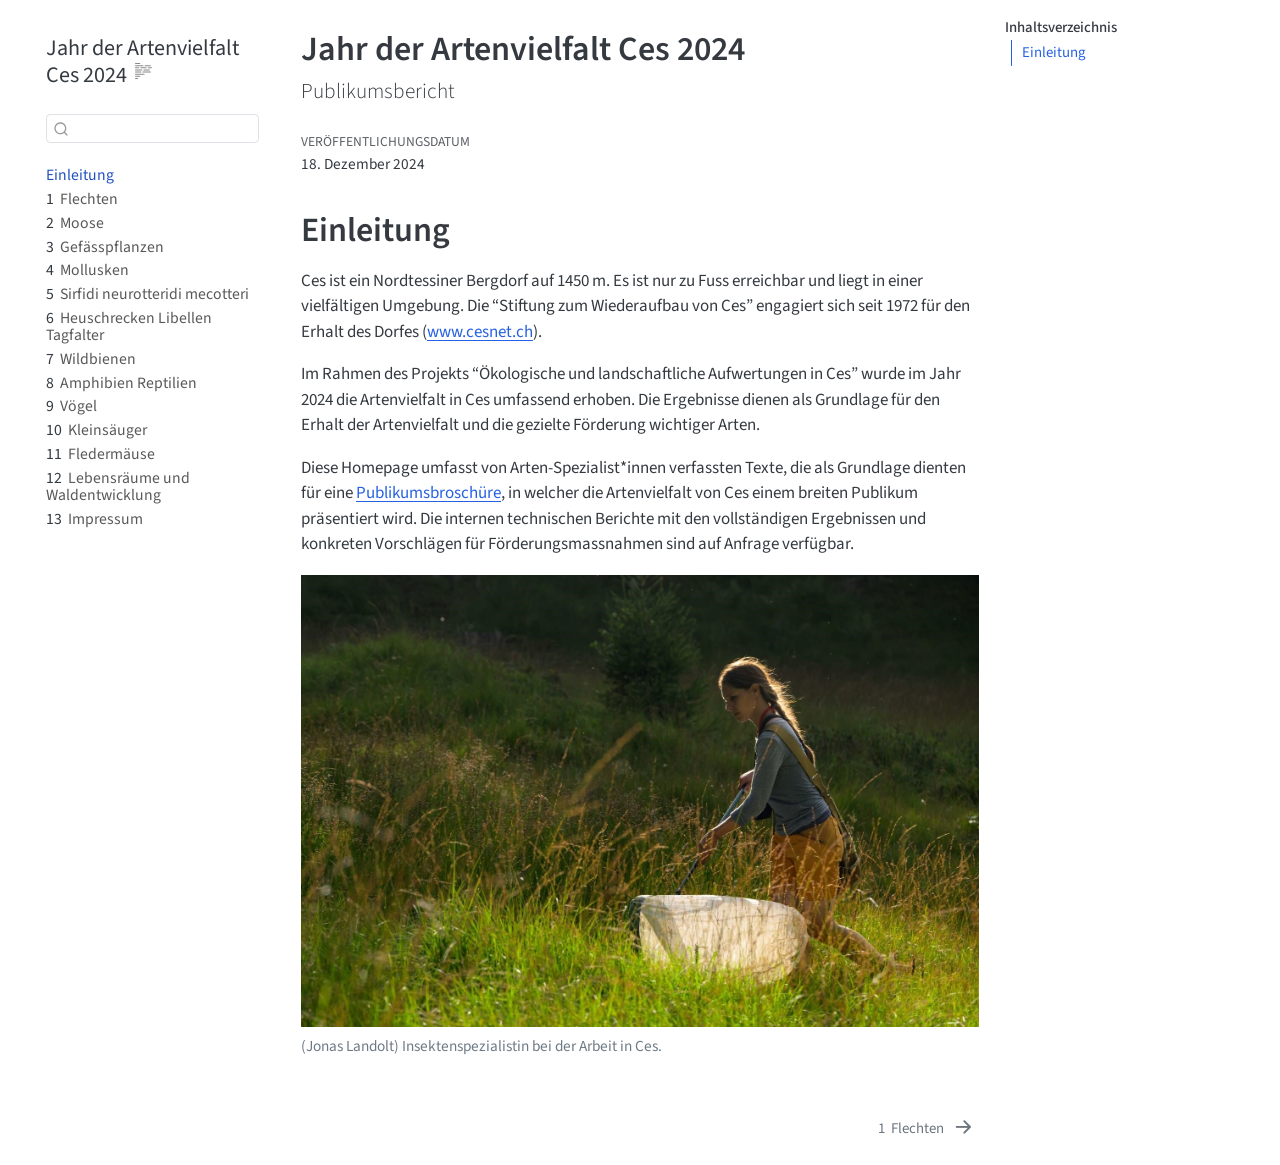
<file: index.html>
<!DOCTYPE html>
<html xmlns="http://www.w3.org/1999/xhtml" lang="de" xml:lang="de"><head>

<meta charset="utf-8">
<meta name="generator" content="quarto-1.9.36">

<meta name="viewport" content="width=device-width, initial-scale=1.0, user-scalable=yes">


<title>Jahr der Artenvielfalt Ces 2024</title>
<style>
/* Default styles provided by pandoc.
** See https://pandoc.org/MANUAL.html#variables-for-html for config info.
*/
code{white-space: pre-wrap;}
span.smallcaps{font-variant: small-caps;}
div.columns{display: flex; gap: min(4vw, 1.5em);}
div.column{flex: auto; overflow-x: auto;}
div.hanging-indent{margin-left: 1.5em; text-indent: -1.5em;}
ul.task-list{list-style: none;}
ul.task-list li input[type="checkbox"] {
  width: 0.8em;
  margin: 0 0.8em 0.2em -1em; /* quarto-specific, see https://github.com/quarto-dev/quarto-cli/issues/4556 */ 
  vertical-align: middle;
}
</style>


<script src="site_libs/quarto-nav/quarto-nav.js"></script>
<script src="site_libs/quarto-nav/headroom.min.js"></script>
<script src="site_libs/clipboard/clipboard.min.js"></script>
<script src="site_libs/quarto-search/autocomplete.umd.js"></script>
<script src="site_libs/quarto-search/fuse.min.js"></script>
<script src="site_libs/quarto-search/quarto-search.js"></script>
<meta name="quarto:offset" content="./">
<link href="./publikumsbericht/Flechten.html" rel="next">
<script src="site_libs/quarto-html/quarto.js" type="module"></script>
<script src="site_libs/quarto-html/tabsets/tabsets.js" type="module"></script>
<script src="site_libs/quarto-html/popper.min.js"></script>
<script src="site_libs/quarto-html/tippy.umd.min.js"></script>
<script src="site_libs/quarto-html/anchor.min.js"></script>
<link href="site_libs/quarto-html/tippy.css" rel="stylesheet">
<link href="site_libs/quarto-html/quarto-syntax-highlighting-845c23b38eaddc0f92fda52bfe77a8c8.css" rel="stylesheet" id="quarto-text-highlighting-styles">
<script src="site_libs/bootstrap/bootstrap.min.js"></script>
<link href="site_libs/bootstrap/bootstrap-icons.css" rel="stylesheet">
<link href="site_libs/bootstrap/bootstrap-8aa4e2a097a30a61f637777cefac19a3.min.css" rel="stylesheet" append-hash="true" id="quarto-bootstrap" data-mode="light">
<script id="quarto-search-options" type="application/json">{
  "location": "sidebar",
  "copy-button": false,
  "collapse-after": 3,
  "panel-placement": "start",
  "type": "textbox",
  "limit": 50,
  "keyboard-shortcut": [
    "f",
    "/",
    "s"
  ],
  "show-item-context": false,
  "language": {
    "search-no-results-text": "Keine Treffer",
    "search-matching-documents-text": "Treffer",
    "search-copy-link-title": "Link in die Suche kopieren",
    "search-hide-matches-text": "Zusätzliche Treffer verbergen",
    "search-more-match-text": "weitere Treffer in diesem Dokument",
    "search-more-matches-text": "weitere Treffer in diesem Dokument",
    "search-clear-button-title": "Zurücksetzen",
    "search-text-placeholder": "",
    "search-detached-cancel-button-title": "Abbrechen",
    "search-submit-button-title": "Abschicken",
    "search-label": "Suchen"
  }
}</script>


<link rel="stylesheet" href="style.css">
</head>

<body class="nav-sidebar floating quarto-light">

<div id="quarto-search-results"></div>
  <header id="quarto-header" class="headroom fixed-top">
  <nav class="quarto-secondary-nav">
    <div class="container-fluid d-flex">
      <button type="button" class="quarto-btn-toggle btn" data-bs-toggle="collapse" role="button" data-bs-target=".quarto-sidebar-collapse-item" aria-controls="quarto-sidebar" aria-expanded="false" aria-label="Seitenleiste umschalten" onclick="if (window.quartoToggleHeadroom) { window.quartoToggleHeadroom(); }">
        <i class="bi bi-layout-text-sidebar-reverse"></i>
      </button>
        <nav class="quarto-page-breadcrumbs" aria-label="breadcrumb"><ol class="breadcrumb"><li class="breadcrumb-item"><a href="./index.html">Einleitung</a></li></ol></nav>
        <a class="flex-grow-1" role="navigation" data-bs-toggle="collapse" data-bs-target=".quarto-sidebar-collapse-item" aria-controls="quarto-sidebar" aria-expanded="false" aria-label="Seitenleiste umschalten" onclick="if (window.quartoToggleHeadroom) { window.quartoToggleHeadroom(); }">      
        </a>
      <button type="button" class="btn quarto-search-button" aria-label="Suchen" onclick="window.quartoOpenSearch();">
        <i class="bi bi-search"></i>
      </button>
    </div>
  </nav>
</header>
<!-- content -->
<div id="quarto-content" class="quarto-container page-columns page-rows-contents page-layout-article">
<!-- sidebar -->
  <nav id="quarto-sidebar" class="sidebar collapse collapse-horizontal quarto-sidebar-collapse-item sidebar-navigation floating overflow-auto">
    <div class="pt-lg-2 mt-2 text-left sidebar-header">
    <div class="sidebar-title mb-0 py-0">
      <a href="./">Jahr der Artenvielfalt Ces 2024</a> 
        <div class="sidebar-tools-main">
  <a href="" class="quarto-reader-toggle quarto-navigation-tool px-1" onclick="window.quartoToggleReader(); return false;" title="Lesemodus umschalten">
  <div class="quarto-reader-toggle-btn">
  <i class="bi"></i>
  </div>
</a>
</div>
    </div>
      </div>
        <div class="mt-2 flex-shrink-0 align-items-center">
        <div class="sidebar-search">
        <div id="quarto-search" class="" title="Suchen"></div>
        </div>
        </div>
    <div class="sidebar-menu-container"> 
    <ul class="list-unstyled mt-1">
        <li class="sidebar-item">
  <div class="sidebar-item-container"> 
  <a href="./index.html" class="sidebar-item-text sidebar-link active">
 <span class="menu-text">Einleitung</span></a>
  </div>
</li>
        <li class="sidebar-item">
  <div class="sidebar-item-container"> 
  <a href="./publikumsbericht/Flechten.html" class="sidebar-item-text sidebar-link">
 <span class="menu-text"><span class="chapter-number">1</span>&nbsp; <span class="chapter-title">Flechten</span></span></a>
  </div>
</li>
        <li class="sidebar-item">
  <div class="sidebar-item-container"> 
  <a href="./publikumsbericht/Moose.html" class="sidebar-item-text sidebar-link">
 <span class="menu-text"><span class="chapter-number">2</span>&nbsp; <span class="chapter-title">Moose</span></span></a>
  </div>
</li>
        <li class="sidebar-item">
  <div class="sidebar-item-container"> 
  <a href="./publikumsbericht/Gefässpflanzen.html" class="sidebar-item-text sidebar-link">
 <span class="menu-text"><span class="chapter-number">3</span>&nbsp; <span class="chapter-title">Gefässpflanzen</span></span></a>
  </div>
</li>
        <li class="sidebar-item">
  <div class="sidebar-item-container"> 
  <a href="./publikumsbericht/Mollusken.html" class="sidebar-item-text sidebar-link">
 <span class="menu-text"><span class="chapter-number">4</span>&nbsp; <span class="chapter-title">Mollusken</span></span></a>
  </div>
</li>
        <li class="sidebar-item">
  <div class="sidebar-item-container"> 
  <a href="./publikumsbericht/Sirfidi_neurotteridi_mecotteri.html" class="sidebar-item-text sidebar-link">
 <span class="menu-text"><span class="chapter-number">5</span>&nbsp; <span class="chapter-title">Sirfidi neurotteridi mecotteri</span></span></a>
  </div>
</li>
        <li class="sidebar-item">
  <div class="sidebar-item-container"> 
  <a href="./publikumsbericht/Heuschrecken_Libellen_Tagfalter.html" class="sidebar-item-text sidebar-link">
 <span class="menu-text"><span class="chapter-number">6</span>&nbsp; <span class="chapter-title">Heuschrecken Libellen Tagfalter</span></span></a>
  </div>
</li>
        <li class="sidebar-item">
  <div class="sidebar-item-container"> 
  <a href="./publikumsbericht/Wildbienen.html" class="sidebar-item-text sidebar-link">
 <span class="menu-text"><span class="chapter-number">7</span>&nbsp; <span class="chapter-title">Wildbienen</span></span></a>
  </div>
</li>
        <li class="sidebar-item">
  <div class="sidebar-item-container"> 
  <a href="./publikumsbericht/Amphibien_Reptilien.html" class="sidebar-item-text sidebar-link">
 <span class="menu-text"><span class="chapter-number">8</span>&nbsp; <span class="chapter-title">Amphibien Reptilien</span></span></a>
  </div>
</li>
        <li class="sidebar-item">
  <div class="sidebar-item-container"> 
  <a href="./publikumsbericht/Vögel.html" class="sidebar-item-text sidebar-link">
 <span class="menu-text"><span class="chapter-number">9</span>&nbsp; <span class="chapter-title">Vögel</span></span></a>
  </div>
</li>
        <li class="sidebar-item">
  <div class="sidebar-item-container"> 
  <a href="./publikumsbericht/Kleinsaeuger.html" class="sidebar-item-text sidebar-link">
 <span class="menu-text"><span class="chapter-number">10</span>&nbsp; <span class="chapter-title">Kleinsäuger</span></span></a>
  </div>
</li>
        <li class="sidebar-item">
  <div class="sidebar-item-container"> 
  <a href="./publikumsbericht/Fledermäuse.html" class="sidebar-item-text sidebar-link">
 <span class="menu-text"><span class="chapter-number">11</span>&nbsp; <span class="chapter-title">Fledermäuse</span></span></a>
  </div>
</li>
        <li class="sidebar-item">
  <div class="sidebar-item-container"> 
  <a href="./publikumsbericht/Waldentwicklung.html" class="sidebar-item-text sidebar-link">
 <span class="menu-text"><span class="chapter-number">12</span>&nbsp; <span class="chapter-title">Lebensräume und Waldentwicklung</span></span></a>
  </div>
</li>
        <li class="sidebar-item">
  <div class="sidebar-item-container"> 
  <a href="./publikumsbericht/impressum.html" class="sidebar-item-text sidebar-link">
 <span class="menu-text"><span class="chapter-number">13</span>&nbsp; <span class="chapter-title">Impressum</span></span></a>
  </div>
</li>
    </ul>
    </div>
</nav>
<div id="quarto-sidebar-glass" class="quarto-sidebar-collapse-item" data-bs-toggle="collapse" data-bs-target=".quarto-sidebar-collapse-item"></div>
<!-- margin-sidebar -->
    <div id="quarto-margin-sidebar" class="sidebar margin-sidebar">
        <nav id="TOC" role="doc-toc" class="toc-active">
    <h2 id="toc-title">Inhaltsverzeichnis</h2>
   
  <ul>
  <li><a href="#einleitung" id="toc-einleitung" class="nav-link active" data-scroll-target="#einleitung">Einleitung</a></li>
  </ul>
</nav>
    </div>
<!-- main -->
<main class="content" id="quarto-document-content">

<header id="title-block-header" class="quarto-title-block default">
<div class="quarto-title">
<h1 class="title">Jahr der Artenvielfalt Ces 2024</h1>
<p class="subtitle lead">Publikumsbericht</p>
</div>



<div class="quarto-title-meta">

    
    <div>
    <div class="quarto-title-meta-heading">Veröffentlichungsdatum</div>
    <div class="quarto-title-meta-contents">
      <p class="date">18. Dezember 2024</p>
    </div>
  </div>
  
    
  </div>
  


</header>


<section id="einleitung" class="level1 unnumbered">
<h1 class="unnumbered">Einleitung</h1>
<p>Ces ist ein Nordtessiner Bergdorf auf 1450 m. Es ist nur zu Fuss erreichbar und liegt in einer vielfältigen Umgebung. Die “Stiftung zum Wiederaufbau von Ces” engagiert sich seit 1972 für den Erhalt des Dorfes (<a href="https://cesnet.ch">www.cesnet.ch</a>).</p>
<p>Im Rahmen des Projekts “Ökologische und landschaftliche Aufwertungen in Ces” wurde im Jahr 2024 die Artenvielfalt in Ces umfassend erhoben. Die Ergebnisse dienen als Grundlage für den Erhalt der Artenvielfalt und die gezielte Förderung wichtiger Arten.</p>
<p>Diese Homepage umfasst von Arten-Spezialist*innen verfassten Texte, die als Grundlage dienten für eine <a href="Ces_Biodiversita_2025_WEB.pdf">Publikumsbroschüre</a>, in welcher die Artenvielfalt von Ces einem breiten Publikum präsentiert wird. Die internen technischen Berichte mit den vollständigen Ergebnissen und konkreten Vorschlägen für Förderungsmassnahmen sind auf Anfrage verfügbar.</p>
<div class="quarto-figure quarto-figure-center">
<figure class="figure">
<p><img src="./images/Insektenspezialistin.jpg" class="img-fluid figure-img"></p>
<figcaption>(Jonas Landolt) Insektenspezialistin bei der Arbeit in Ces.</figcaption>
</figure>
</div>


</section>

</main> <!-- /main -->
<script id="quarto-html-after-body" type="application/javascript">
  window.document.addEventListener("DOMContentLoaded", function (event) {
    const icon = "";
    const anchorJS = new window.AnchorJS();
    anchorJS.options = {
      placement: 'right',
      icon: icon
    };
    anchorJS.add('.anchored');
    const isCodeAnnotation = (el) => {
      for (const clz of el.classList) {
        if (clz.startsWith('code-annotation-')) {                     
          return true;
        }
      }
      return false;
    }
    const onCopySuccess = function(e) {
      // button target
      const button = e.trigger;
      // don't keep focus
      button.blur();
      // flash "checked"
      button.classList.add('code-copy-button-checked');
      var currentTitle = button.getAttribute("title");
      button.setAttribute("title", "Kopiert");
      let tooltip;
      if (window.bootstrap) {
        button.setAttribute("data-bs-toggle", "tooltip");
        button.setAttribute("data-bs-placement", "left");
        button.setAttribute("data-bs-title", "Kopiert");
        tooltip = new bootstrap.Tooltip(button, 
          { trigger: "manual", 
            customClass: "code-copy-button-tooltip",
            offset: [0, -8]});
        tooltip.show();    
      }
      setTimeout(function() {
        if (tooltip) {
          tooltip.hide();
          button.removeAttribute("data-bs-title");
          button.removeAttribute("data-bs-toggle");
          button.removeAttribute("data-bs-placement");
        }
        button.setAttribute("title", currentTitle);
        button.classList.remove('code-copy-button-checked');
      }, 1000);
      // clear code selection
      e.clearSelection();
    }
    const getTextToCopy = function(trigger) {
      const outerScaffold = trigger.parentElement.cloneNode(true);
      const codeEl = outerScaffold.querySelector('code');
      for (const childEl of codeEl.children) {
        if (isCodeAnnotation(childEl)) {
          childEl.remove();
        }
      }
      return codeEl.innerText;
    }
    const clipboard = new window.ClipboardJS('.code-copy-button:not([data-in-quarto-modal])', {
      text: getTextToCopy
    });
    clipboard.on('success', onCopySuccess);
    if (window.document.getElementById('quarto-embedded-source-code-modal')) {
      const clipboardModal = new window.ClipboardJS('.code-copy-button[data-in-quarto-modal]', {
        text: getTextToCopy,
        container: window.document.getElementById('quarto-embedded-source-code-modal')
      });
      clipboardModal.on('success', onCopySuccess);
    }
      var localhostRegex = new RegExp(/^(?:http|https):\/\/localhost\:?[0-9]*\//);
      var mailtoRegex = new RegExp(/^mailto:/);
        var filterRegex = new RegExp('/' + window.location.host + '/');
      var isInternal = (href) => {
          return filterRegex.test(href) || localhostRegex.test(href) || mailtoRegex.test(href);
      }
      // Inspect non-navigation links and adorn them if external
     var links = window.document.querySelectorAll('a[href]:not(.nav-link):not(.navbar-brand):not(.toc-action):not(.sidebar-link):not(.sidebar-item-toggle):not(.pagination-link):not(.no-external):not([aria-hidden]):not(.dropdown-item):not(.quarto-navigation-tool):not(.about-link)');
      for (var i=0; i<links.length; i++) {
        const link = links[i];
        if (!isInternal(link.href)) {
          // undo the damage that might have been done by quarto-nav.js in the case of
          // links that we want to consider external
          if (link.dataset.originalHref !== undefined) {
            link.href = link.dataset.originalHref;
          }
        }
      }
    function tippyHover(el, contentFn, onTriggerFn, onUntriggerFn) {
      const config = {
        allowHTML: true,
        maxWidth: 500,
        delay: 100,
        arrow: false,
        appendTo: function(el) {
            return el.parentElement;
        },
        interactive: true,
        interactiveBorder: 10,
        theme: 'quarto',
        placement: 'bottom-start',
      };
      if (contentFn) {
        config.content = contentFn;
      }
      if (onTriggerFn) {
        config.onTrigger = onTriggerFn;
      }
      if (onUntriggerFn) {
        config.onUntrigger = onUntriggerFn;
      }
      window.tippy(el, config); 
    }
    const noterefs = window.document.querySelectorAll('a[role="doc-noteref"]');
    for (var i=0; i<noterefs.length; i++) {
      const ref = noterefs[i];
      tippyHover(ref, function() {
        // use id or data attribute instead here
        let href = ref.getAttribute('data-footnote-href') || ref.getAttribute('href');
        try { href = new URL(href).hash; } catch {}
        const id = href.replace(/^#\/?/, "");
        const note = window.document.getElementById(id);
        if (note) {
          return note.innerHTML;
        } else {
          return "";
        }
      });
    }
    const xrefs = window.document.querySelectorAll('a.quarto-xref');
    const processXRef = (id, note) => {
      // Strip column container classes
      const stripColumnClz = (el) => {
        el.classList.remove("page-full", "page-columns");
        if (el.children) {
          for (const child of el.children) {
            stripColumnClz(child);
          }
        }
      }
      stripColumnClz(note)
      if (id === null || id.startsWith('sec-')) {
        // Special case sections, only their first couple elements
        const container = document.createElement("div");
        if (note.children && note.children.length > 2) {
          container.appendChild(note.children[0].cloneNode(true));
          for (let i = 1; i < note.children.length; i++) {
            const child = note.children[i];
            if (child.tagName === "P" && child.innerText === "") {
              continue;
            } else {
              container.appendChild(child.cloneNode(true));
              break;
            }
          }
          if (window.Quarto?.typesetMath) {
            window.Quarto.typesetMath(container);
          }
          return container.innerHTML
        } else {
          if (window.Quarto?.typesetMath) {
            window.Quarto.typesetMath(note);
          }
          return note.innerHTML;
        }
      } else {
        // Remove any anchor links if they are present
        const anchorLink = note.querySelector('a.anchorjs-link');
        if (anchorLink) {
          anchorLink.remove();
        }
        if (window.Quarto?.typesetMath) {
          window.Quarto.typesetMath(note);
        }
        if (note.classList.contains("callout")) {
          return note.outerHTML;
        } else {
          return note.innerHTML;
        }
      }
    }
    for (var i=0; i<xrefs.length; i++) {
      const xref = xrefs[i];
      tippyHover(xref, undefined, function(instance) {
        instance.disable();
        let url = xref.getAttribute('href');
        let hash = undefined; 
        if (url.startsWith('#')) {
          hash = url;
        } else {
          try { hash = new URL(url).hash; } catch {}
        }
        if (hash) {
          const id = hash.replace(/^#\/?/, "");
          const note = window.document.getElementById(id);
          if (note !== null) {
            try {
              const html = processXRef(id, note.cloneNode(true));
              instance.setContent(html);
            } finally {
              instance.enable();
              instance.show();
            }
          } else {
            // See if we can fetch this
            fetch(url.split('#')[0])
            .then(res => res.text())
            .then(html => {
              const parser = new DOMParser();
              const htmlDoc = parser.parseFromString(html, "text/html");
              const note = htmlDoc.getElementById(id);
              if (note !== null) {
                const html = processXRef(id, note);
                instance.setContent(html);
              } 
            }).finally(() => {
              instance.enable();
              instance.show();
            });
          }
        } else {
          // See if we can fetch a full url (with no hash to target)
          // This is a special case and we should probably do some content thinning / targeting
          fetch(url)
          .then(res => res.text())
          .then(html => {
            const parser = new DOMParser();
            const htmlDoc = parser.parseFromString(html, "text/html");
            const note = htmlDoc.querySelector('main.content');
            if (note !== null) {
              // This should only happen for chapter cross references
              // (since there is no id in the URL)
              // remove the first header
              if (note.children.length > 0 && note.children[0].tagName === "HEADER") {
                note.children[0].remove();
              }
              const html = processXRef(null, note);
              instance.setContent(html);
            } 
          }).finally(() => {
            instance.enable();
            instance.show();
          });
        }
      }, function(instance) {
      });
    }
        let selectedAnnoteEl;
        const selectorForAnnotation = ( cell, annotation) => {
          let cellAttr = 'data-code-cell="' + cell + '"';
          let lineAttr = 'data-code-annotation="' +  annotation + '"';
          const selector = 'span[' + cellAttr + '][' + lineAttr + ']';
          return selector;
        }
        const selectCodeLines = (annoteEl) => {
          const doc = window.document;
          const targetCell = annoteEl.getAttribute("data-target-cell");
          const targetAnnotation = annoteEl.getAttribute("data-target-annotation");
          const annoteSpan = window.document.querySelector(selectorForAnnotation(targetCell, targetAnnotation));
          const lines = annoteSpan.getAttribute("data-code-lines").split(",");
          const lineIds = lines.map((line) => {
            return targetCell + "-" + line;
          })
          let top = null;
          let height = null;
          let parent = null;
          if (lineIds.length > 0) {
              //compute the position of the single el (top and bottom and make a div)
              const el = window.document.getElementById(lineIds[0]);
              top = el.offsetTop;
              height = el.offsetHeight;
              parent = el.parentElement.parentElement;
            if (lineIds.length > 1) {
              const lastEl = window.document.getElementById(lineIds[lineIds.length - 1]);
              const bottom = lastEl.offsetTop + lastEl.offsetHeight;
              height = bottom - top;
            }
            if (top !== null && height !== null && parent !== null) {
              // cook up a div (if necessary) and position it 
              let div = window.document.getElementById("code-annotation-line-highlight");
              if (div === null) {
                div = window.document.createElement("div");
                div.setAttribute("id", "code-annotation-line-highlight");
                div.style.position = 'absolute';
                parent.appendChild(div);
              }
              div.style.top = top - 2 + "px";
              div.style.height = height + 4 + "px";
              div.style.left = 0;
              let gutterDiv = window.document.getElementById("code-annotation-line-highlight-gutter");
              if (gutterDiv === null) {
                gutterDiv = window.document.createElement("div");
                gutterDiv.setAttribute("id", "code-annotation-line-highlight-gutter");
                gutterDiv.style.position = 'absolute';
                const codeCell = window.document.getElementById(targetCell);
                const gutter = codeCell.querySelector('.code-annotation-gutter');
                gutter.appendChild(gutterDiv);
              }
              gutterDiv.style.top = top - 2 + "px";
              gutterDiv.style.height = height + 4 + "px";
            }
            selectedAnnoteEl = annoteEl;
          }
        };
        const unselectCodeLines = () => {
          const elementsIds = ["code-annotation-line-highlight", "code-annotation-line-highlight-gutter"];
          elementsIds.forEach((elId) => {
            const div = window.document.getElementById(elId);
            if (div) {
              div.remove();
            }
          });
          selectedAnnoteEl = undefined;
        };
          // Handle positioning of the toggle
      window.addEventListener(
        "resize",
        throttle(() => {
          elRect = undefined;
          if (selectedAnnoteEl) {
            selectCodeLines(selectedAnnoteEl);
          }
        }, 10)
      );
      function throttle(fn, ms) {
      let throttle = false;
      let timer;
        return (...args) => {
          if(!throttle) { // first call gets through
              fn.apply(this, args);
              throttle = true;
          } else { // all the others get throttled
              if(timer) clearTimeout(timer); // cancel #2
              timer = setTimeout(() => {
                fn.apply(this, args);
                timer = throttle = false;
              }, ms);
          }
        };
      }
        // Attach click handler to the DT
        const annoteDls = window.document.querySelectorAll('dt[data-target-cell]');
        for (const annoteDlNode of annoteDls) {
          annoteDlNode.addEventListener('click', (event) => {
            const clickedEl = event.target;
            if (clickedEl !== selectedAnnoteEl) {
              unselectCodeLines();
              const activeEl = window.document.querySelector('dt[data-target-cell].code-annotation-active');
              if (activeEl) {
                activeEl.classList.remove('code-annotation-active');
              }
              selectCodeLines(clickedEl);
              clickedEl.classList.add('code-annotation-active');
            } else {
              // Unselect the line
              unselectCodeLines();
              clickedEl.classList.remove('code-annotation-active');
            }
          });
        }
    const findCites = (el) => {
      const parentEl = el.parentElement;
      if (parentEl) {
        const cites = parentEl.dataset.cites;
        if (cites) {
          return {
            el,
            cites: cites.split(' ')
          };
        } else {
          return findCites(el.parentElement)
        }
      } else {
        return undefined;
      }
    };
    var bibliorefs = window.document.querySelectorAll('a[role="doc-biblioref"]');
    for (var i=0; i<bibliorefs.length; i++) {
      const ref = bibliorefs[i];
      const citeInfo = findCites(ref);
      if (citeInfo) {
        tippyHover(citeInfo.el, function() {
          var popup = window.document.createElement('div');
          citeInfo.cites.forEach(function(cite) {
            var citeDiv = window.document.createElement('div');
            citeDiv.classList.add('hanging-indent');
            citeDiv.classList.add('csl-entry');
            var biblioDiv = window.document.getElementById('ref-' + cite);
            if (biblioDiv) {
              citeDiv.innerHTML = biblioDiv.innerHTML;
            }
            popup.appendChild(citeDiv);
          });
          return popup.innerHTML;
        });
      }
    }
  });
  </script>
<nav class="page-navigation">
  <div class="nav-page nav-page-previous">
  </div>
  <div class="nav-page nav-page-next">
      <a href="./publikumsbericht/Flechten.html" class="pagination-link" aria-label="Flechten">
        <span class="nav-page-text"><span class="chapter-number">1</span>&nbsp; <span class="chapter-title">Flechten</span></span> <i class="bi bi-arrow-right-short"></i>
      </a>
  </div>
</nav>
</div> <!-- /content -->




</body></html>
</file>
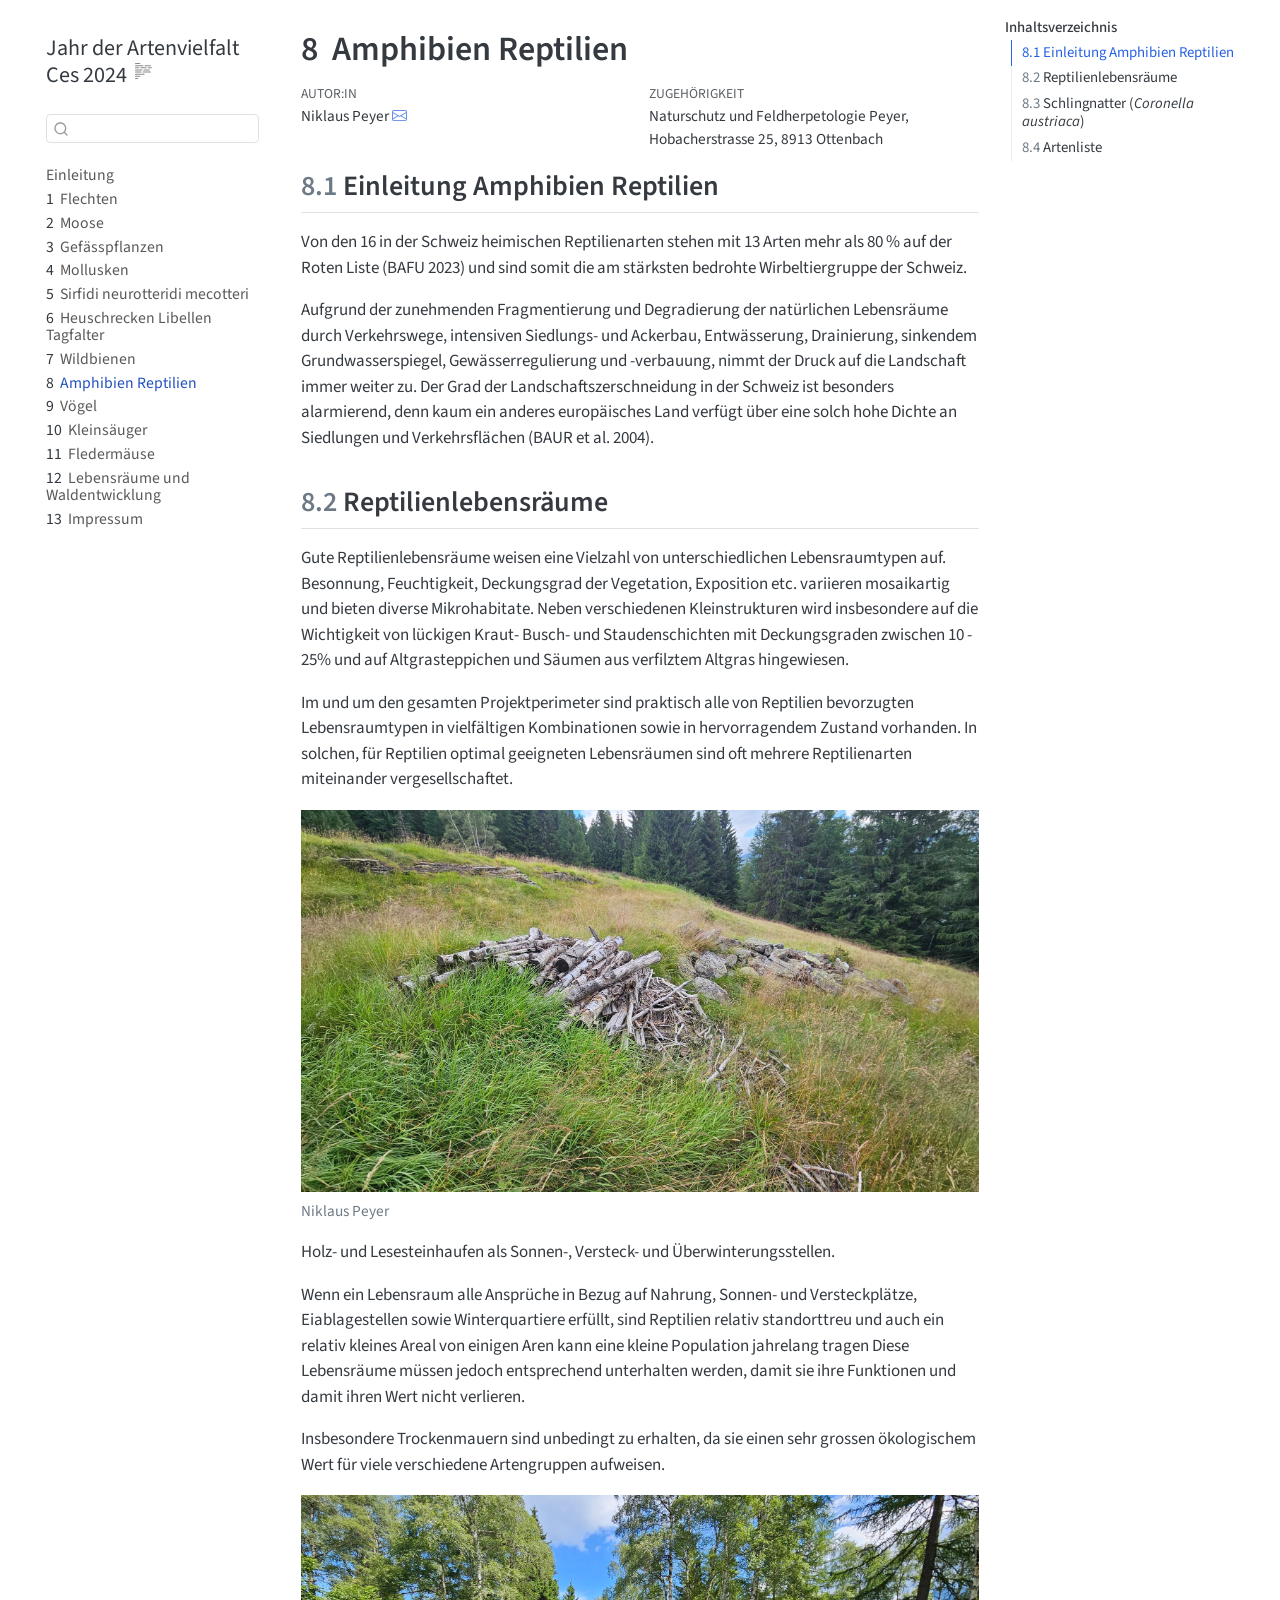
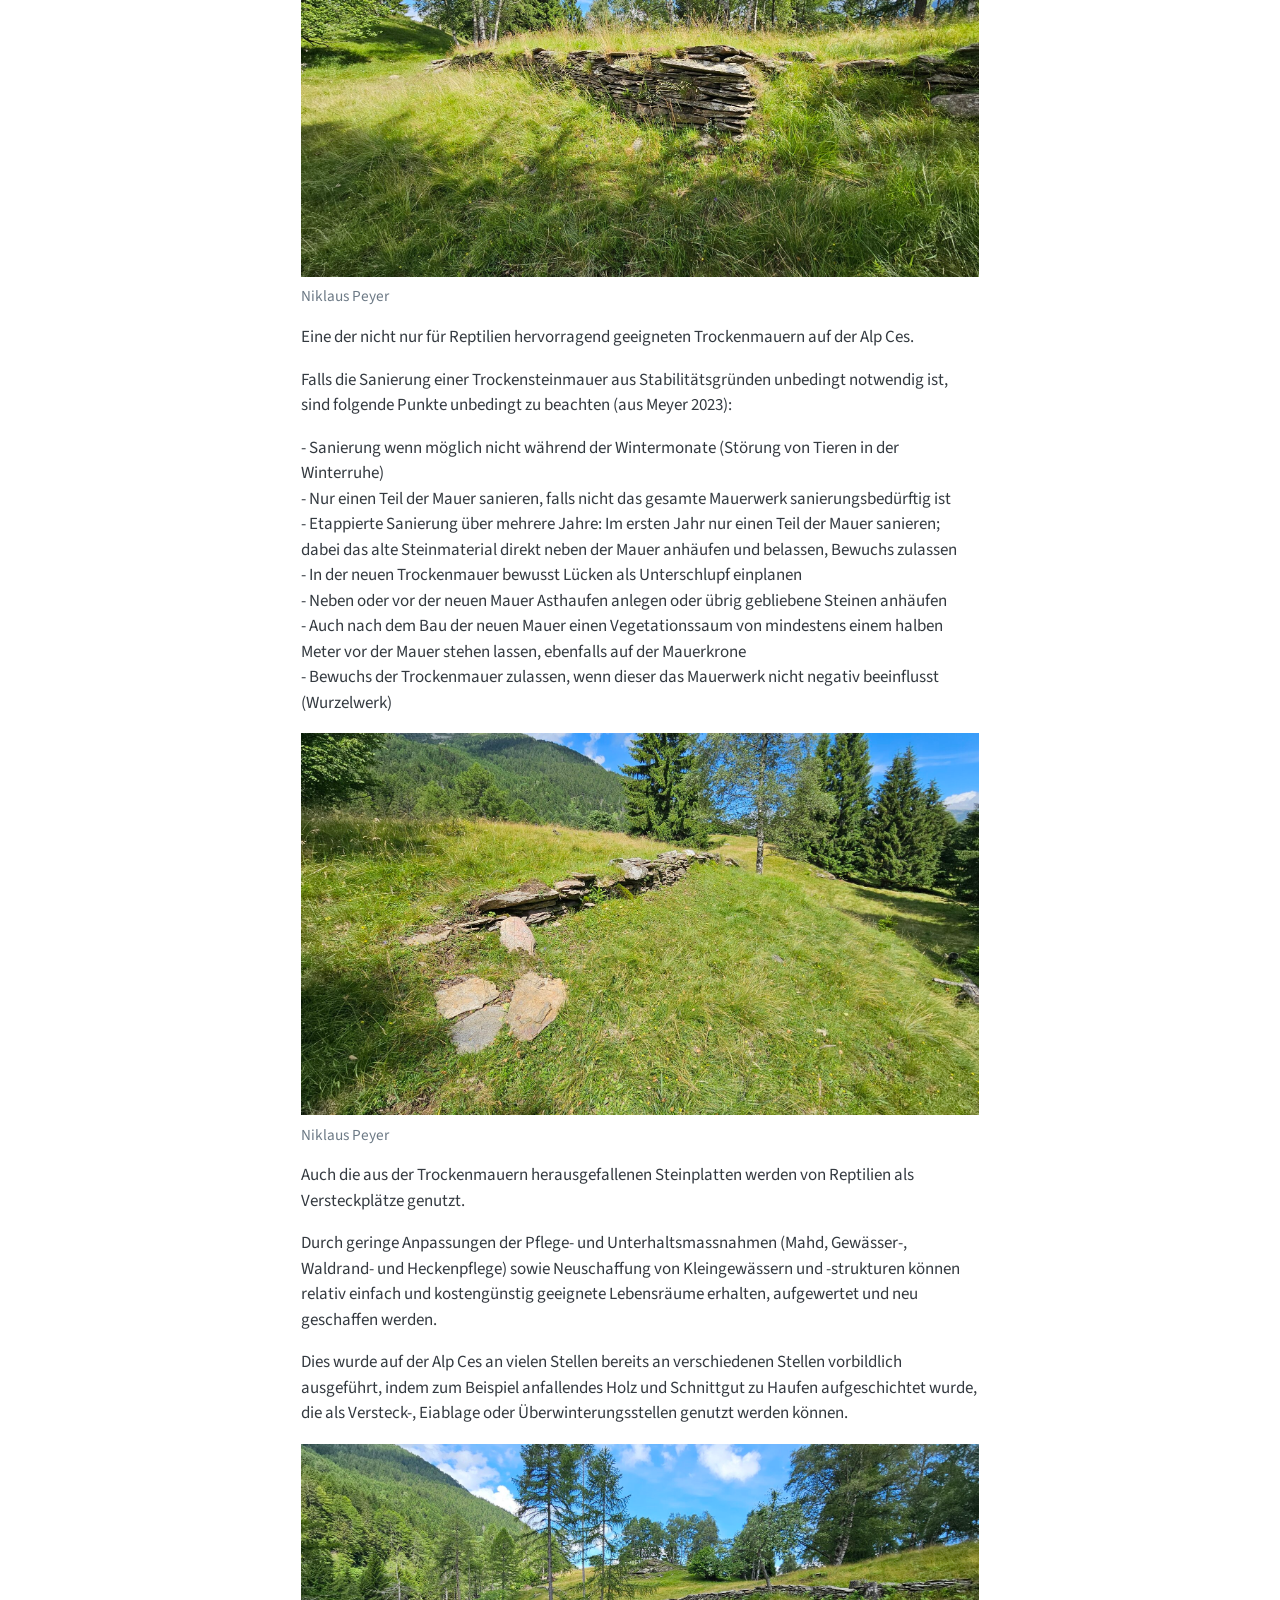
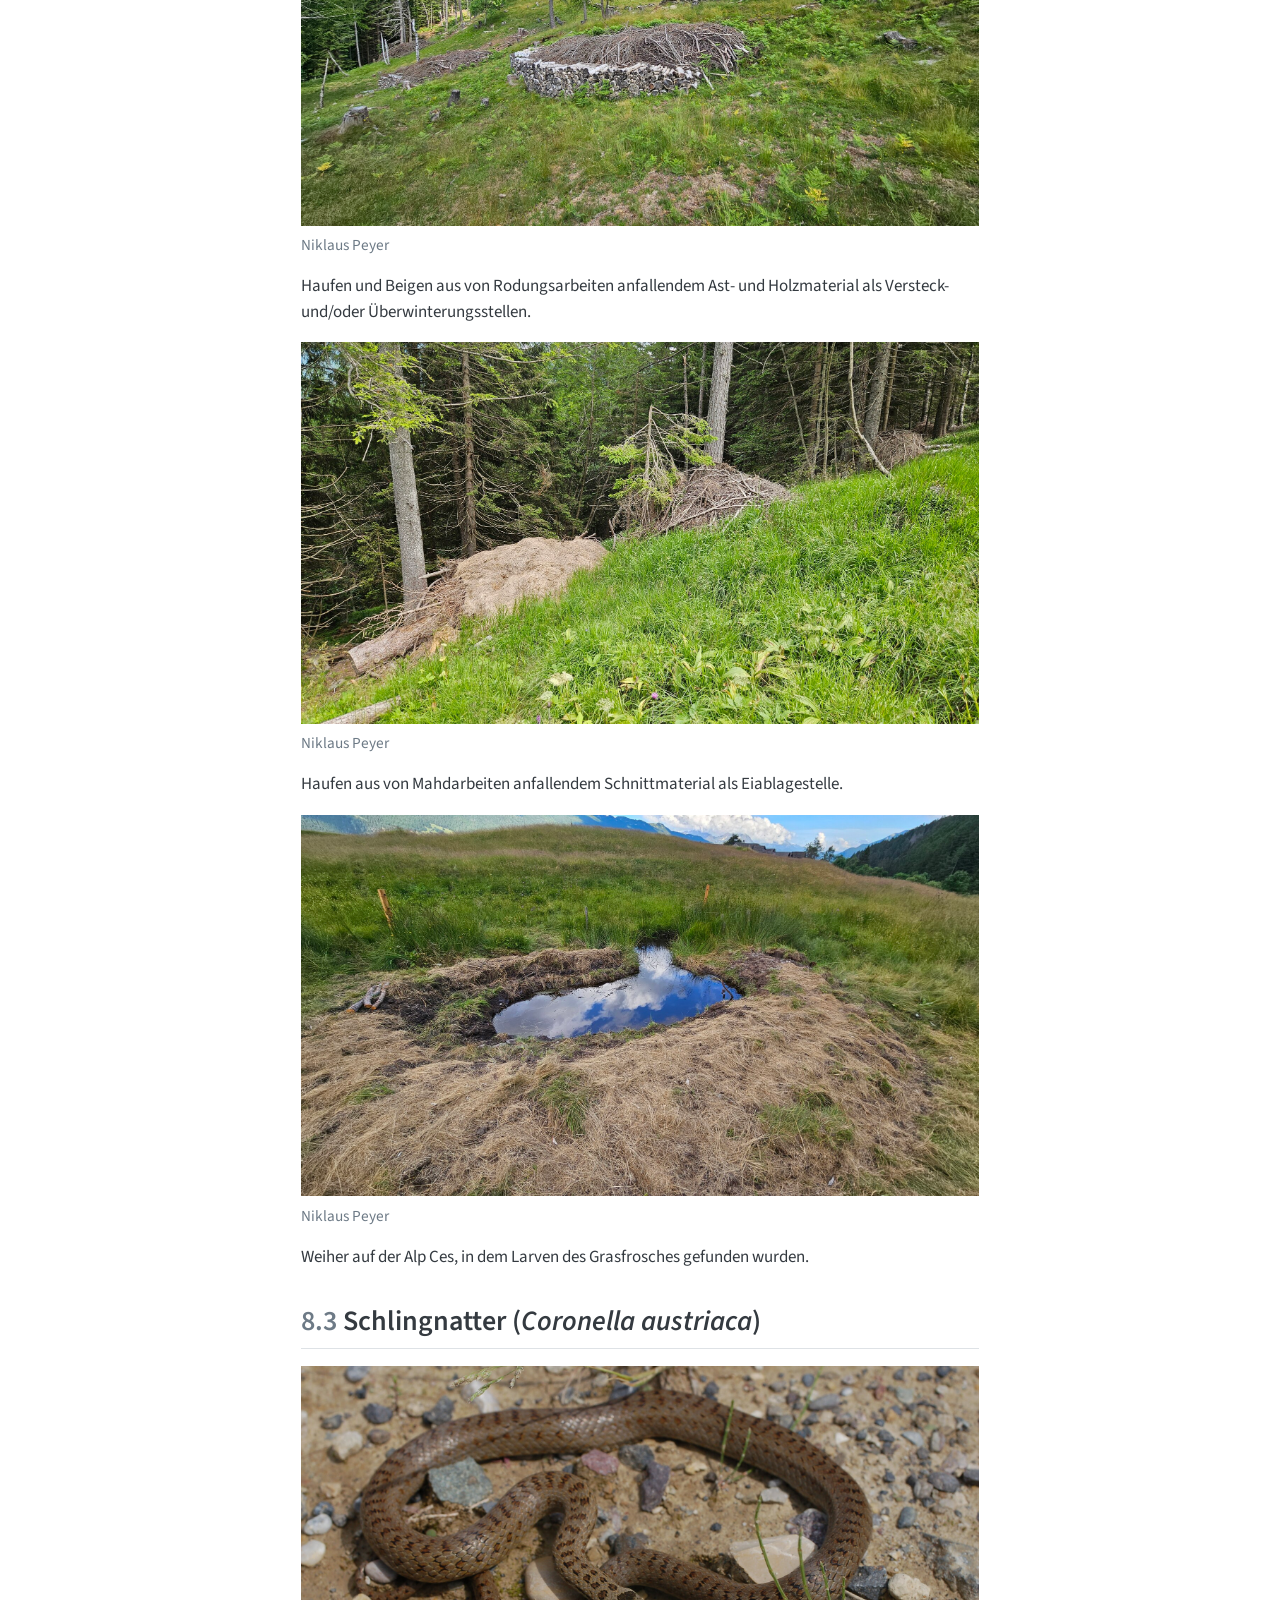
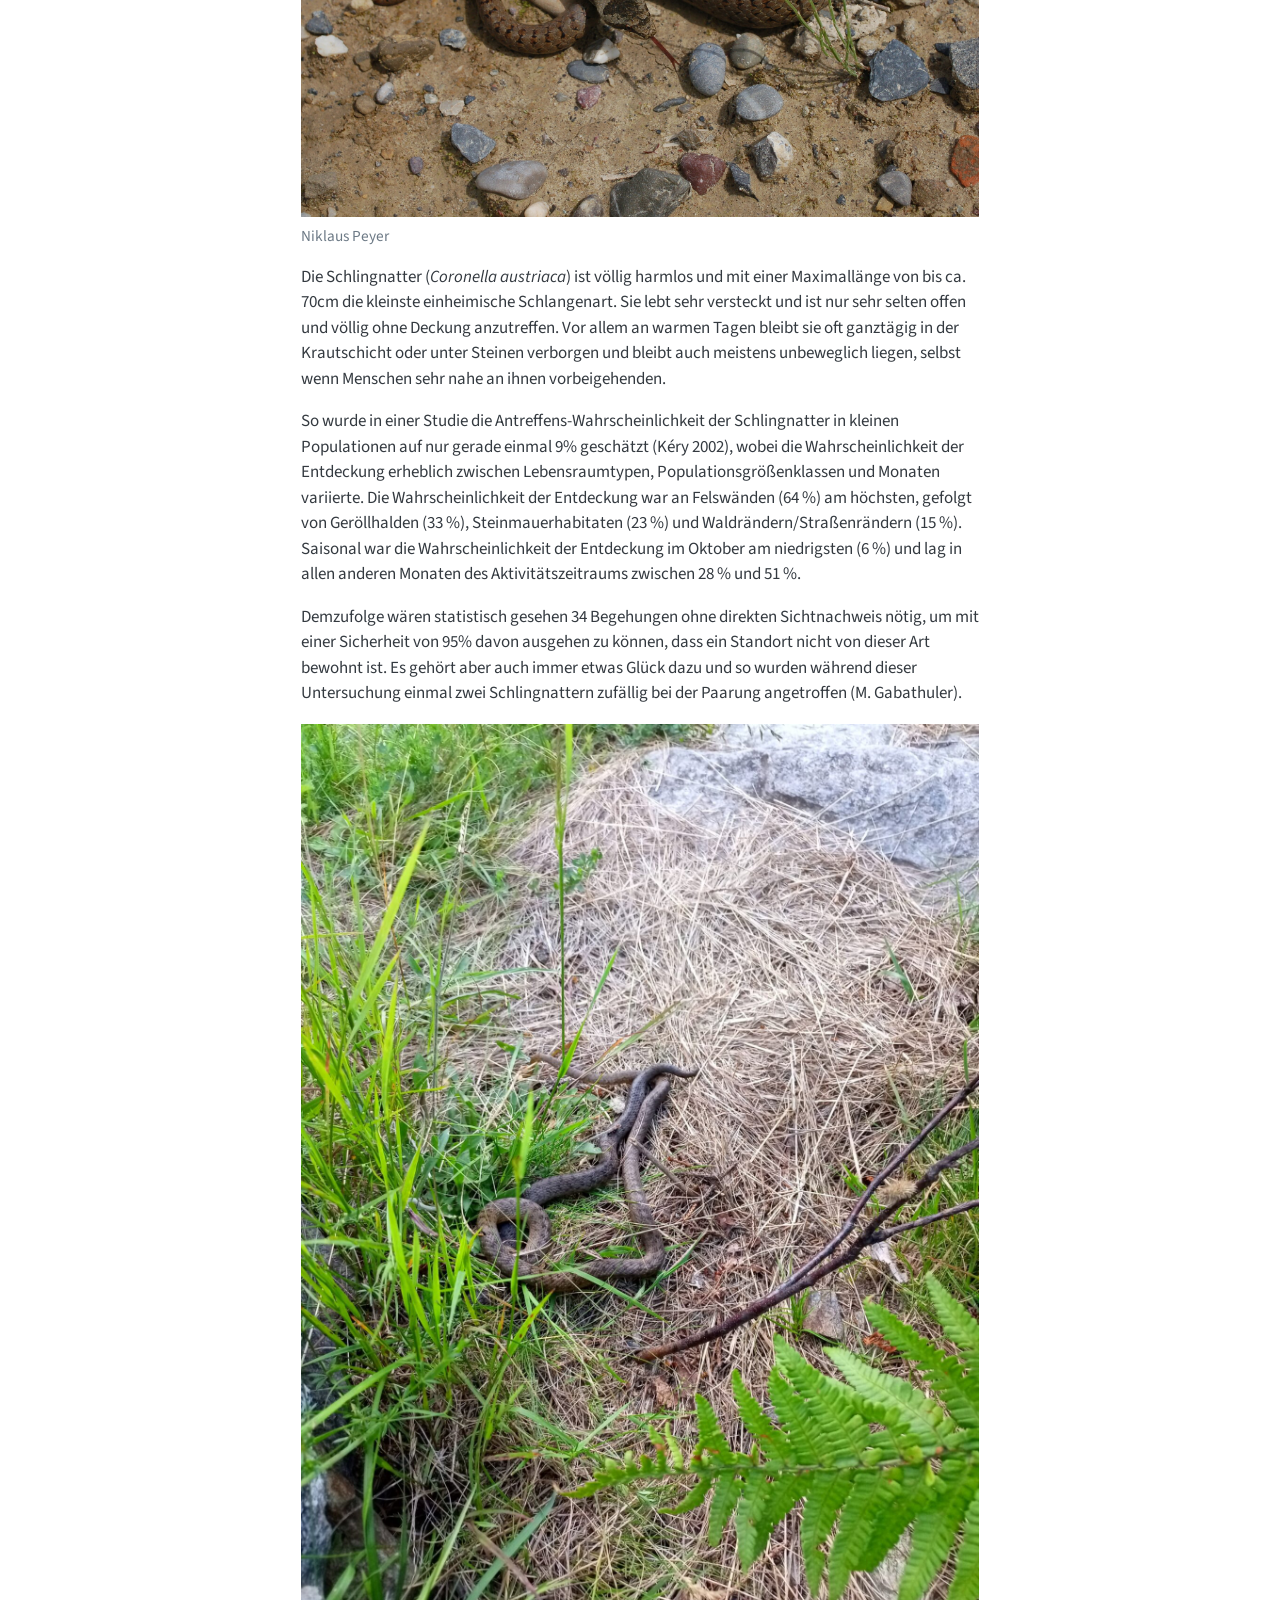
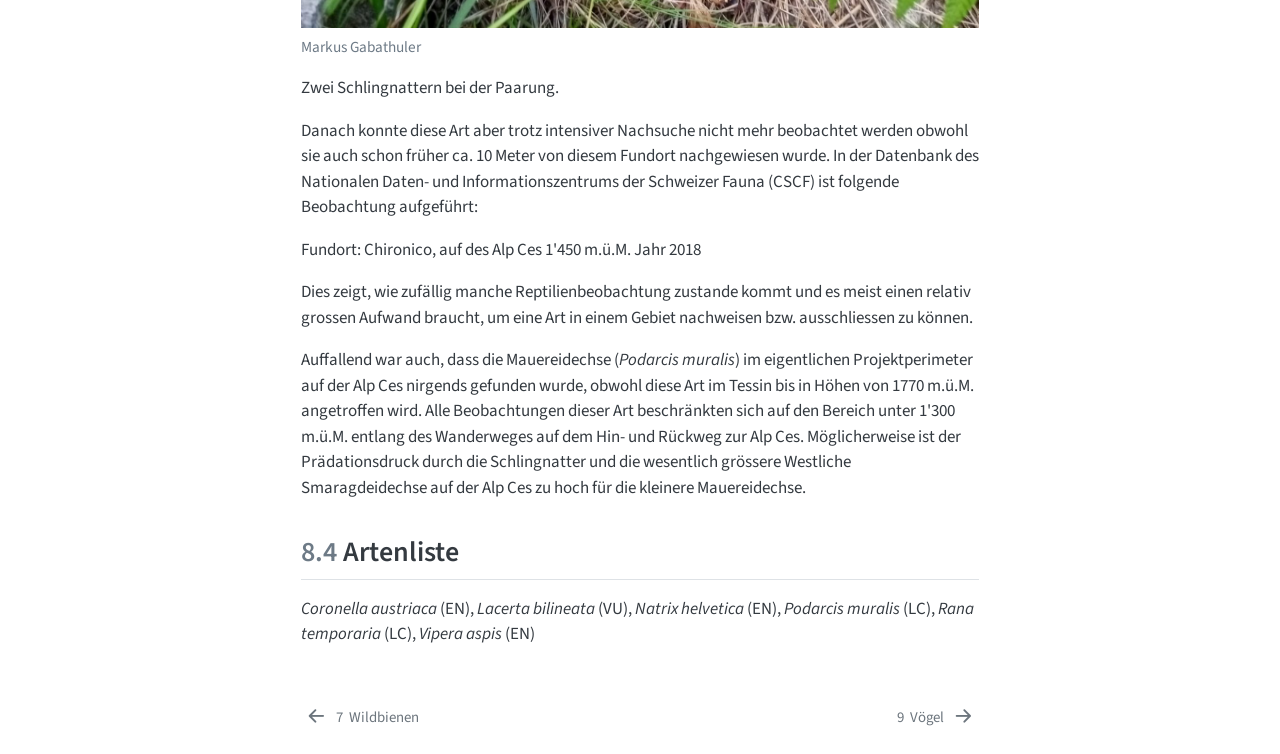
<file: publikumsbericht/Amphibien_Reptilien.html>
<!DOCTYPE html>
<html xmlns="http://www.w3.org/1999/xhtml" lang="de" xml:lang="de"><head>

<meta charset="utf-8">
<meta name="generator" content="quarto-1.9.36">

<meta name="viewport" content="width=device-width, initial-scale=1.0, user-scalable=yes">

<meta name="author" content="Niklaus Peyer">

<title>8&nbsp; Amphibien Reptilien – Jahr der Artenvielfalt Ces 2024</title>
<style>
/* Default styles provided by pandoc.
** See https://pandoc.org/MANUAL.html#variables-for-html for config info.
*/
code{white-space: pre-wrap;}
span.smallcaps{font-variant: small-caps;}
div.columns{display: flex; gap: min(4vw, 1.5em);}
div.column{flex: auto; overflow-x: auto;}
div.hanging-indent{margin-left: 1.5em; text-indent: -1.5em;}
ul.task-list{list-style: none;}
ul.task-list li input[type="checkbox"] {
  width: 0.8em;
  margin: 0 0.8em 0.2em -1em; /* quarto-specific, see https://github.com/quarto-dev/quarto-cli/issues/4556 */ 
  vertical-align: middle;
}
</style>


<script src="../site_libs/quarto-nav/quarto-nav.js"></script>
<script src="../site_libs/quarto-nav/headroom.min.js"></script>
<script src="../site_libs/clipboard/clipboard.min.js"></script>
<script src="../site_libs/quarto-search/autocomplete.umd.js"></script>
<script src="../site_libs/quarto-search/fuse.min.js"></script>
<script src="../site_libs/quarto-search/quarto-search.js"></script>
<meta name="quarto:offset" content="../">
<link href="../publikumsbericht/Vögel.html" rel="next">
<link href="../publikumsbericht/Wildbienen.html" rel="prev">
<script src="../site_libs/quarto-html/quarto.js" type="module"></script>
<script src="../site_libs/quarto-html/tabsets/tabsets.js" type="module"></script>
<script src="../site_libs/quarto-html/popper.min.js"></script>
<script src="../site_libs/quarto-html/tippy.umd.min.js"></script>
<script src="../site_libs/quarto-html/anchor.min.js"></script>
<link href="../site_libs/quarto-html/tippy.css" rel="stylesheet">
<link href="../site_libs/quarto-html/quarto-syntax-highlighting-845c23b38eaddc0f92fda52bfe77a8c8.css" rel="stylesheet" id="quarto-text-highlighting-styles">
<script src="../site_libs/bootstrap/bootstrap.min.js"></script>
<link href="../site_libs/bootstrap/bootstrap-icons.css" rel="stylesheet">
<link href="../site_libs/bootstrap/bootstrap-8aa4e2a097a30a61f637777cefac19a3.min.css" rel="stylesheet" append-hash="true" id="quarto-bootstrap" data-mode="light">
<script id="quarto-search-options" type="application/json">{
  "location": "sidebar",
  "copy-button": false,
  "collapse-after": 3,
  "panel-placement": "start",
  "type": "textbox",
  "limit": 50,
  "keyboard-shortcut": [
    "f",
    "/",
    "s"
  ],
  "show-item-context": false,
  "language": {
    "search-no-results-text": "Keine Treffer",
    "search-matching-documents-text": "Treffer",
    "search-copy-link-title": "Link in die Suche kopieren",
    "search-hide-matches-text": "Zusätzliche Treffer verbergen",
    "search-more-match-text": "weitere Treffer in diesem Dokument",
    "search-more-matches-text": "weitere Treffer in diesem Dokument",
    "search-clear-button-title": "Zurücksetzen",
    "search-text-placeholder": "",
    "search-detached-cancel-button-title": "Abbrechen",
    "search-submit-button-title": "Abschicken",
    "search-label": "Suchen"
  }
}</script>


<link rel="stylesheet" href="../style.css">
</head>

<body class="nav-sidebar floating quarto-light">

<div id="quarto-search-results"></div>
  <header id="quarto-header" class="headroom fixed-top">
  <nav class="quarto-secondary-nav">
    <div class="container-fluid d-flex">
      <button type="button" class="quarto-btn-toggle btn" data-bs-toggle="collapse" role="button" data-bs-target=".quarto-sidebar-collapse-item" aria-controls="quarto-sidebar" aria-expanded="false" aria-label="Seitenleiste umschalten" onclick="if (window.quartoToggleHeadroom) { window.quartoToggleHeadroom(); }">
        <i class="bi bi-layout-text-sidebar-reverse"></i>
      </button>
        <nav class="quarto-page-breadcrumbs" aria-label="breadcrumb"><ol class="breadcrumb"><li class="breadcrumb-item"><a href="../publikumsbericht/Amphibien_Reptilien.html"><span class="chapter-number">8</span>&nbsp; <span class="chapter-title">Amphibien Reptilien</span></a></li></ol></nav>
        <a class="flex-grow-1" role="navigation" data-bs-toggle="collapse" data-bs-target=".quarto-sidebar-collapse-item" aria-controls="quarto-sidebar" aria-expanded="false" aria-label="Seitenleiste umschalten" onclick="if (window.quartoToggleHeadroom) { window.quartoToggleHeadroom(); }">      
        </a>
      <button type="button" class="btn quarto-search-button" aria-label="Suchen" onclick="window.quartoOpenSearch();">
        <i class="bi bi-search"></i>
      </button>
    </div>
  </nav>
</header>
<!-- content -->
<div id="quarto-content" class="quarto-container page-columns page-rows-contents page-layout-article">
<!-- sidebar -->
  <nav id="quarto-sidebar" class="sidebar collapse collapse-horizontal quarto-sidebar-collapse-item sidebar-navigation floating overflow-auto">
    <div class="pt-lg-2 mt-2 text-left sidebar-header">
    <div class="sidebar-title mb-0 py-0">
      <a href="../">Jahr der Artenvielfalt Ces 2024</a> 
        <div class="sidebar-tools-main">
  <a href="" class="quarto-reader-toggle quarto-navigation-tool px-1" onclick="window.quartoToggleReader(); return false;" title="Lesemodus umschalten">
  <div class="quarto-reader-toggle-btn">
  <i class="bi"></i>
  </div>
</a>
</div>
    </div>
      </div>
        <div class="mt-2 flex-shrink-0 align-items-center">
        <div class="sidebar-search">
        <div id="quarto-search" class="" title="Suchen"></div>
        </div>
        </div>
    <div class="sidebar-menu-container"> 
    <ul class="list-unstyled mt-1">
        <li class="sidebar-item">
  <div class="sidebar-item-container"> 
  <a href="../index.html" class="sidebar-item-text sidebar-link">
 <span class="menu-text">Einleitung</span></a>
  </div>
</li>
        <li class="sidebar-item">
  <div class="sidebar-item-container"> 
  <a href="../publikumsbericht/Flechten.html" class="sidebar-item-text sidebar-link">
 <span class="menu-text"><span class="chapter-number">1</span>&nbsp; <span class="chapter-title">Flechten</span></span></a>
  </div>
</li>
        <li class="sidebar-item">
  <div class="sidebar-item-container"> 
  <a href="../publikumsbericht/Moose.html" class="sidebar-item-text sidebar-link">
 <span class="menu-text"><span class="chapter-number">2</span>&nbsp; <span class="chapter-title">Moose</span></span></a>
  </div>
</li>
        <li class="sidebar-item">
  <div class="sidebar-item-container"> 
  <a href="../publikumsbericht/Gefässpflanzen.html" class="sidebar-item-text sidebar-link">
 <span class="menu-text"><span class="chapter-number">3</span>&nbsp; <span class="chapter-title">Gefässpflanzen</span></span></a>
  </div>
</li>
        <li class="sidebar-item">
  <div class="sidebar-item-container"> 
  <a href="../publikumsbericht/Mollusken.html" class="sidebar-item-text sidebar-link">
 <span class="menu-text"><span class="chapter-number">4</span>&nbsp; <span class="chapter-title">Mollusken</span></span></a>
  </div>
</li>
        <li class="sidebar-item">
  <div class="sidebar-item-container"> 
  <a href="../publikumsbericht/Sirfidi_neurotteridi_mecotteri.html" class="sidebar-item-text sidebar-link">
 <span class="menu-text"><span class="chapter-number">5</span>&nbsp; <span class="chapter-title">Sirfidi neurotteridi mecotteri</span></span></a>
  </div>
</li>
        <li class="sidebar-item">
  <div class="sidebar-item-container"> 
  <a href="../publikumsbericht/Heuschrecken_Libellen_Tagfalter.html" class="sidebar-item-text sidebar-link">
 <span class="menu-text"><span class="chapter-number">6</span>&nbsp; <span class="chapter-title">Heuschrecken Libellen Tagfalter</span></span></a>
  </div>
</li>
        <li class="sidebar-item">
  <div class="sidebar-item-container"> 
  <a href="../publikumsbericht/Wildbienen.html" class="sidebar-item-text sidebar-link">
 <span class="menu-text"><span class="chapter-number">7</span>&nbsp; <span class="chapter-title">Wildbienen</span></span></a>
  </div>
</li>
        <li class="sidebar-item">
  <div class="sidebar-item-container"> 
  <a href="../publikumsbericht/Amphibien_Reptilien.html" class="sidebar-item-text sidebar-link active">
 <span class="menu-text"><span class="chapter-number">8</span>&nbsp; <span class="chapter-title">Amphibien Reptilien</span></span></a>
  </div>
</li>
        <li class="sidebar-item">
  <div class="sidebar-item-container"> 
  <a href="../publikumsbericht/Vögel.html" class="sidebar-item-text sidebar-link">
 <span class="menu-text"><span class="chapter-number">9</span>&nbsp; <span class="chapter-title">Vögel</span></span></a>
  </div>
</li>
        <li class="sidebar-item">
  <div class="sidebar-item-container"> 
  <a href="../publikumsbericht/Kleinsaeuger.html" class="sidebar-item-text sidebar-link">
 <span class="menu-text"><span class="chapter-number">10</span>&nbsp; <span class="chapter-title">Kleinsäuger</span></span></a>
  </div>
</li>
        <li class="sidebar-item">
  <div class="sidebar-item-container"> 
  <a href="../publikumsbericht/Fledermäuse.html" class="sidebar-item-text sidebar-link">
 <span class="menu-text"><span class="chapter-number">11</span>&nbsp; <span class="chapter-title">Fledermäuse</span></span></a>
  </div>
</li>
        <li class="sidebar-item">
  <div class="sidebar-item-container"> 
  <a href="../publikumsbericht/Waldentwicklung.html" class="sidebar-item-text sidebar-link">
 <span class="menu-text"><span class="chapter-number">12</span>&nbsp; <span class="chapter-title">Lebensräume und Waldentwicklung</span></span></a>
  </div>
</li>
        <li class="sidebar-item">
  <div class="sidebar-item-container"> 
  <a href="../publikumsbericht/impressum.html" class="sidebar-item-text sidebar-link">
 <span class="menu-text"><span class="chapter-number">13</span>&nbsp; <span class="chapter-title">Impressum</span></span></a>
  </div>
</li>
    </ul>
    </div>
</nav>
<div id="quarto-sidebar-glass" class="quarto-sidebar-collapse-item" data-bs-toggle="collapse" data-bs-target=".quarto-sidebar-collapse-item"></div>
<!-- margin-sidebar -->
    <div id="quarto-margin-sidebar" class="sidebar margin-sidebar">
        <nav id="TOC" role="doc-toc" class="toc-active">
    <h2 id="toc-title">Inhaltsverzeichnis</h2>
   
  <ul>
  <li><a href="#einleitung-amphibien-reptilien" id="toc-einleitung-amphibien-reptilien" class="nav-link active" data-scroll-target="#einleitung-amphibien-reptilien"><span class="header-section-number">8.1</span> Einleitung Amphibien Reptilien</a></li>
  <li><a href="#reptilienlebensräume" id="toc-reptilienlebensräume" class="nav-link" data-scroll-target="#reptilienlebensräume"><span class="header-section-number">8.2</span> Reptilienlebensräume</a></li>
  <li><a href="#schlingnatter-coronella-austriaca" id="toc-schlingnatter-coronella-austriaca" class="nav-link" data-scroll-target="#schlingnatter-coronella-austriaca"><span class="header-section-number">8.3</span> Schlingnatter (<em>Coronella austriaca</em>)</a></li>
  <li><a href="#artenliste" id="toc-artenliste" class="nav-link" data-scroll-target="#artenliste"><span class="header-section-number">8.4</span> Artenliste</a></li>
  </ul>
</nav>
    </div>
<!-- main -->
<main class="content" id="quarto-document-content">

<header id="title-block-header" class="quarto-title-block default">
<div class="quarto-title">
<h1 class="title"><span class="chapter-number">8</span>&nbsp; <span class="chapter-title">Amphibien Reptilien</span></h1>
</div>


<div class="quarto-title-meta-author">
  <div class="quarto-title-meta-heading">Autor:in</div>
  <div class="quarto-title-meta-heading">Zugehörigkeit</div>
  
    <div class="quarto-title-meta-contents">
    <p class="author">Niklaus Peyer <a href="mailto:achtnichlorenz@gmail.com" class="quarto-title-author-email"><i class="bi bi-envelope"></i></a> </p>
  </div>
  <div class="quarto-title-meta-contents">
        <p class="affiliation">
            Naturschutz und Feldherpetologie Peyer, Hobacherstrasse 25, 8913 Ottenbach
          </p>
      </div>
  </div>

<div class="quarto-title-meta">

      
  
    
  </div>
  


</header>


<section id="einleitung-amphibien-reptilien" class="level2" data-number="8.1">
<h2 data-number="8.1" class="anchored" data-anchor-id="einleitung-amphibien-reptilien"><span class="header-section-number">8.1</span> Einleitung Amphibien Reptilien</h2>
<p>Von den 16 in der Schweiz heimischen Reptilienarten stehen mit 13 Arten mehr als 80 % auf der Roten Liste (BAFU 2023) und sind somit die am stärksten bedrohte Wirbeltiergruppe der Schweiz.</p>
<p>Aufgrund der zunehmenden Fragmentierung und Degradierung der natürlichen Lebensräume durch Verkehrswege, intensiven Siedlungs- und Ackerbau, Entwässerung, Drainierung, sinkendem Grundwasserspiegel, Gewässerregulierung und -verbauung, nimmt der Druck auf die Landschaft immer weiter zu. Der Grad der Landschaftszerschneidung in der Schweiz ist besonders alarmierend, denn kaum ein anderes europäisches Land verfügt über eine solch hohe Dichte an Siedlungen und Verkehrsflächen (BAUR et al.&nbsp;2004).</p>
</section>
<section id="reptilienlebensräume" class="level2" data-number="8.2">
<h2 data-number="8.2" class="anchored" data-anchor-id="reptilienlebensräume"><span class="header-section-number">8.2</span> Reptilienlebensräume</h2>
<p>Gute Reptilienlebensräume weisen eine Vielzahl von unterschiedlichen Lebensraumtypen auf. Besonnung, Feuchtigkeit, Deckungsgrad der Vegetation, Exposition etc. variieren mosaikartig und bieten diverse Mikrohabitate. Neben verschiedenen Kleinstrukturen wird insbesondere auf die Wichtigkeit von lückigen Kraut- Busch- und Staudenschichten mit Deckungsgraden zwischen 10 - 25% und auf Altgrasteppichen und Säumen aus verfilztem Altgras hingewiesen.</p>
<p>Im und um den gesamten Projektperimeter sind praktisch alle von Reptilien bevorzugten Lebensraumtypen in vielfältigen Kombinationen sowie in hervorragendem Zustand vorhanden. In solchen, für Reptilien optimal geeigneten Lebensräumen sind oft mehrere Reptilienarten miteinander vergesellschaftet.</p>
<div class="quarto-figure quarto-figure-center">
<figure class="figure">
<p><img src="../images/20240713_163805.jpg" class="img-fluid figure-img"></p>
<figcaption>Niklaus Peyer</figcaption>
</figure>
</div>
<p>Holz- und Lesesteinhaufen als Sonnen-, Versteck- und Überwinterungsstellen.</p>
<p>Wenn ein Lebensraum alle Ansprüche in Bezug auf Nahrung, Sonnen- und Versteckplätze, Eiablagestellen sowie Winterquartiere erfüllt, sind Reptilien relativ standorttreu und auch ein relativ kleines Areal von einigen Aren kann eine kleine Population jahrelang tragen Diese Lebensräume müssen jedoch entsprechend unterhalten werden, damit sie ihre Funktionen und damit ihren Wert nicht verlieren.</p>
<p>Insbesondere Trockenmauern sind unbedingt zu erhalten, da sie einen sehr grossen ökologischem Wert für viele verschiedene Artengruppen aufweisen.</p>
<div class="quarto-figure quarto-figure-center">
<figure class="figure">
<p><img src="../images/20240713_104858.jpg" class="img-fluid figure-img"></p>
<figcaption>Niklaus Peyer</figcaption>
</figure>
</div>
<p>Eine der nicht nur für Reptilien hervorragend geeigneten Trockenmauern auf der Alp Ces.</p>
<p>Falls die Sanierung einer Trockensteinmauer aus Stabilitätsgründen unbedingt notwendig ist, sind folgende Punkte unbedingt zu beachten (aus Meyer 2023):</p>
<p>- Sanierung wenn möglich nicht während der Wintermonate (Störung von Tieren in der Winterruhe)<br>
- Nur einen Teil der Mauer sanieren, falls nicht das gesamte Mauerwerk sanierungsbedürftig ist<br>
- Etappierte Sanierung über mehrere Jahre: Im ersten Jahr nur einen Teil der Mauer sanieren; dabei das alte Steinmaterial direkt neben der Mauer anhäufen und belassen, Bewuchs zulassen<br>
- In der neuen Trockenmauer bewusst Lücken als Unterschlupf einplanen<br>
- Neben oder vor der neuen Mauer Asthaufen anlegen oder übrig gebliebene Steinen anhäufen<br>
- Auch nach dem Bau der neuen Mauer einen Vegetationssaum von mindestens einem halben Meter vor der Mauer stehen lassen, ebenfalls auf der Mauerkrone<br>
- Bewuchs der Trockenmauer zulassen, wenn dieser das Mauerwerk nicht negativ beeinflusst (Wurzelwerk)</p>
<div class="quarto-figure quarto-figure-center">
<figure class="figure">
<p><img src="../images/20240713_104559.jpg" class="img-fluid figure-img"></p>
<figcaption>Niklaus Peyer</figcaption>
</figure>
</div>
<p>Auch die aus der Trockenmauern herausgefallenen Steinplatten werden von Reptilien als Versteckplätze genutzt.</p>
<p>Durch geringe Anpassungen der Pflege- und Unterhaltsmassnahmen (Mahd, Gewässer-, Waldrand- und Heckenpflege) sowie Neuschaffung von Kleingewässern und -strukturen können relativ einfach und kostengünstig geeignete Lebensräume erhalten, aufgewertet und neu geschaffen werden.</p>
<p>Dies wurde auf der Alp Ces an vielen Stellen bereits an verschiedenen Stellen vorbildlich ausgeführt, indem zum Beispiel anfallendes Holz und Schnittgut zu Haufen aufgeschichtet wurde, die als Versteck-, Eiablage oder Überwinterungsstellen genutzt werden können.</p>
<div class="quarto-figure quarto-figure-center">
<figure class="figure">
<p><img src="../images/20240713_110355.jpg" class="img-fluid figure-img"></p>
<figcaption>Niklaus Peyer</figcaption>
</figure>
</div>
<p>Haufen und Beigen aus von Rodungsarbeiten anfallendem Ast- und Holzmaterial als Versteck- und/oder Überwinterungsstellen.</p>
<div class="quarto-figure quarto-figure-center">
<figure class="figure">
<p><img src="../images/20240713_143953.jpg" class="img-fluid figure-img"></p>
<figcaption>Niklaus Peyer</figcaption>
</figure>
</div>
<p>Haufen aus von Mahdarbeiten anfallendem Schnittmaterial als Eiablagestelle.</p>
<div class="quarto-figure quarto-figure-center">
<figure class="figure">
<p><img src="../images/20240713_183435.jpg" class="img-fluid figure-img"></p>
<figcaption>Niklaus Peyer</figcaption>
</figure>
</div>
<p>Weiher auf der Alp Ces, in dem Larven des Grasfrosches gefunden wurden.</p>
</section>
<section id="schlingnatter-coronella-austriaca" class="level2" data-number="8.3">
<h2 data-number="8.3" class="anchored" data-anchor-id="schlingnatter-coronella-austriaca"><span class="header-section-number">8.3</span> Schlingnatter (<em>Coronella austriaca</em>)</h2>
<div class="quarto-figure quarto-figure-center">
<figure class="figure">
<p><img src="../images/DSC_5351.jpg" class="img-fluid figure-img"></p>
<figcaption>Niklaus Peyer</figcaption>
</figure>
</div>
<p>Die Schlingnatter (<em>Coronella austriaca</em>) ist völlig harmlos und mit einer Maximallänge von bis ca. 70cm die kleinste einheimische Schlangenart. Sie lebt sehr versteckt und ist nur sehr selten offen und völlig ohne Deckung anzutreffen. Vor allem an warmen Tagen bleibt sie oft ganztägig in der Krautschicht oder unter Steinen verborgen und bleibt auch meistens unbeweglich liegen, selbst wenn Menschen sehr nahe an ihnen vorbeigehenden.</p>
<p>So wurde in einer Studie die Antreffens-Wahrscheinlichkeit der Schlingnatter in kleinen Populationen auf nur gerade einmal 9% geschätzt (Kéry 2002), wobei die Wahrscheinlichkeit der Entdeckung erheblich zwischen Lebensraumtypen, Populationsgrößenklassen und Monaten variierte. Die Wahrscheinlichkeit der Entdeckung war an Felswänden (64 %) am höchsten, gefolgt von Geröllhalden (33 %), Steinmauerhabitaten (23 %) und Waldrändern/Straßenrändern (15 %). Saisonal war die Wahrscheinlichkeit der Entdeckung im Oktober am niedrigsten (6 %) und lag in allen anderen Monaten des Aktivitätszeitraums zwischen 28 % und 51 %.</p>
<p>Demzufolge wären statistisch gesehen 34 Begehungen ohne direkten Sichtnachweis nötig, um mit einer Sicherheit von 95% davon ausgehen zu können, dass ein Standort nicht von dieser Art bewohnt ist. Es gehört aber auch immer etwas Glück dazu und so wurden während dieser Untersuchung einmal zwei Schlingnattern zufällig bei der Paarung angetroffen (M. Gabathuler).</p>
<div class="quarto-figure quarto-figure-center">
<figure class="figure">
<p><img src="../images/IMG-20240713-WA0061.jpg" class="img-fluid figure-img"></p>
<figcaption>Markus Gabathuler</figcaption>
</figure>
</div>
<p>Zwei Schlingnattern bei der Paarung.</p>
<p>Danach konnte diese Art aber trotz intensiver Nachsuche nicht mehr beobachtet werden obwohl sie auch schon früher ca. 10 Meter von diesem Fundort nachgewiesen wurde. In der Datenbank des Nationalen Daten- und Informationszentrums der Schweizer Fauna (CSCF) ist folgende Beobachtung aufgeführt:</p>
<p>Fundort: Chironico, auf des Alp Ces 1'450 m.ü.M. Jahr 2018</p>
<p>Dies zeigt, wie zufällig manche Reptilienbeobachtung zustande kommt und es meist einen relativ grossen Aufwand braucht, um eine Art in einem Gebiet nachweisen bzw. ausschliessen zu können.</p>
<p>Auffallend war auch, dass die Mauereidechse (<em>Podarcis muralis</em>) im eigentlichen Projektperimeter auf der Alp Ces nirgends gefunden wurde, obwohl diese Art im Tessin bis in Höhen von 1770 m.ü.M. angetroffen wird. Alle Beobachtungen dieser Art beschränkten sich auf den Bereich unter 1'300 m.ü.M. entlang des Wanderweges auf dem Hin- und Rückweg zur Alp Ces. Möglicherweise ist der Prädationsdruck durch die Schlingnatter und die wesentlich grössere Westliche Smaragdeidechse auf der Alp Ces zu hoch für die kleinere Mauereidechse.</p>
</section>
<section id="artenliste" class="level2" data-number="8.4">
<h2 data-number="8.4" class="anchored" data-anchor-id="artenliste"><span class="header-section-number">8.4</span> Artenliste</h2>
<p><em>Coronella austriaca</em> (EN), <em>Lacerta bilineata</em> (VU), <em>Natrix helvetica</em> (EN), <em>Podarcis muralis</em> (LC), <em>Rana temporaria</em> (LC), <em>Vipera aspis</em> (EN)</p>


</section>

</main> <!-- /main -->
<script id="quarto-html-after-body" type="application/javascript">
  window.document.addEventListener("DOMContentLoaded", function (event) {
    const icon = "";
    const anchorJS = new window.AnchorJS();
    anchorJS.options = {
      placement: 'right',
      icon: icon
    };
    anchorJS.add('.anchored');
    const isCodeAnnotation = (el) => {
      for (const clz of el.classList) {
        if (clz.startsWith('code-annotation-')) {                     
          return true;
        }
      }
      return false;
    }
    const onCopySuccess = function(e) {
      // button target
      const button = e.trigger;
      // don't keep focus
      button.blur();
      // flash "checked"
      button.classList.add('code-copy-button-checked');
      var currentTitle = button.getAttribute("title");
      button.setAttribute("title", "Kopiert");
      let tooltip;
      if (window.bootstrap) {
        button.setAttribute("data-bs-toggle", "tooltip");
        button.setAttribute("data-bs-placement", "left");
        button.setAttribute("data-bs-title", "Kopiert");
        tooltip = new bootstrap.Tooltip(button, 
          { trigger: "manual", 
            customClass: "code-copy-button-tooltip",
            offset: [0, -8]});
        tooltip.show();    
      }
      setTimeout(function() {
        if (tooltip) {
          tooltip.hide();
          button.removeAttribute("data-bs-title");
          button.removeAttribute("data-bs-toggle");
          button.removeAttribute("data-bs-placement");
        }
        button.setAttribute("title", currentTitle);
        button.classList.remove('code-copy-button-checked');
      }, 1000);
      // clear code selection
      e.clearSelection();
    }
    const getTextToCopy = function(trigger) {
      const outerScaffold = trigger.parentElement.cloneNode(true);
      const codeEl = outerScaffold.querySelector('code');
      for (const childEl of codeEl.children) {
        if (isCodeAnnotation(childEl)) {
          childEl.remove();
        }
      }
      return codeEl.innerText;
    }
    const clipboard = new window.ClipboardJS('.code-copy-button:not([data-in-quarto-modal])', {
      text: getTextToCopy
    });
    clipboard.on('success', onCopySuccess);
    if (window.document.getElementById('quarto-embedded-source-code-modal')) {
      const clipboardModal = new window.ClipboardJS('.code-copy-button[data-in-quarto-modal]', {
        text: getTextToCopy,
        container: window.document.getElementById('quarto-embedded-source-code-modal')
      });
      clipboardModal.on('success', onCopySuccess);
    }
      var localhostRegex = new RegExp(/^(?:http|https):\/\/localhost\:?[0-9]*\//);
      var mailtoRegex = new RegExp(/^mailto:/);
        var filterRegex = new RegExp('/' + window.location.host + '/');
      var isInternal = (href) => {
          return filterRegex.test(href) || localhostRegex.test(href) || mailtoRegex.test(href);
      }
      // Inspect non-navigation links and adorn them if external
     var links = window.document.querySelectorAll('a[href]:not(.nav-link):not(.navbar-brand):not(.toc-action):not(.sidebar-link):not(.sidebar-item-toggle):not(.pagination-link):not(.no-external):not([aria-hidden]):not(.dropdown-item):not(.quarto-navigation-tool):not(.about-link)');
      for (var i=0; i<links.length; i++) {
        const link = links[i];
        if (!isInternal(link.href)) {
          // undo the damage that might have been done by quarto-nav.js in the case of
          // links that we want to consider external
          if (link.dataset.originalHref !== undefined) {
            link.href = link.dataset.originalHref;
          }
        }
      }
    function tippyHover(el, contentFn, onTriggerFn, onUntriggerFn) {
      const config = {
        allowHTML: true,
        maxWidth: 500,
        delay: 100,
        arrow: false,
        appendTo: function(el) {
            return el.parentElement;
        },
        interactive: true,
        interactiveBorder: 10,
        theme: 'quarto',
        placement: 'bottom-start',
      };
      if (contentFn) {
        config.content = contentFn;
      }
      if (onTriggerFn) {
        config.onTrigger = onTriggerFn;
      }
      if (onUntriggerFn) {
        config.onUntrigger = onUntriggerFn;
      }
      window.tippy(el, config); 
    }
    const noterefs = window.document.querySelectorAll('a[role="doc-noteref"]');
    for (var i=0; i<noterefs.length; i++) {
      const ref = noterefs[i];
      tippyHover(ref, function() {
        // use id or data attribute instead here
        let href = ref.getAttribute('data-footnote-href') || ref.getAttribute('href');
        try { href = new URL(href).hash; } catch {}
        const id = href.replace(/^#\/?/, "");
        const note = window.document.getElementById(id);
        if (note) {
          return note.innerHTML;
        } else {
          return "";
        }
      });
    }
    const xrefs = window.document.querySelectorAll('a.quarto-xref');
    const processXRef = (id, note) => {
      // Strip column container classes
      const stripColumnClz = (el) => {
        el.classList.remove("page-full", "page-columns");
        if (el.children) {
          for (const child of el.children) {
            stripColumnClz(child);
          }
        }
      }
      stripColumnClz(note)
      if (id === null || id.startsWith('sec-')) {
        // Special case sections, only their first couple elements
        const container = document.createElement("div");
        if (note.children && note.children.length > 2) {
          container.appendChild(note.children[0].cloneNode(true));
          for (let i = 1; i < note.children.length; i++) {
            const child = note.children[i];
            if (child.tagName === "P" && child.innerText === "") {
              continue;
            } else {
              container.appendChild(child.cloneNode(true));
              break;
            }
          }
          if (window.Quarto?.typesetMath) {
            window.Quarto.typesetMath(container);
          }
          return container.innerHTML
        } else {
          if (window.Quarto?.typesetMath) {
            window.Quarto.typesetMath(note);
          }
          return note.innerHTML;
        }
      } else {
        // Remove any anchor links if they are present
        const anchorLink = note.querySelector('a.anchorjs-link');
        if (anchorLink) {
          anchorLink.remove();
        }
        if (window.Quarto?.typesetMath) {
          window.Quarto.typesetMath(note);
        }
        if (note.classList.contains("callout")) {
          return note.outerHTML;
        } else {
          return note.innerHTML;
        }
      }
    }
    for (var i=0; i<xrefs.length; i++) {
      const xref = xrefs[i];
      tippyHover(xref, undefined, function(instance) {
        instance.disable();
        let url = xref.getAttribute('href');
        let hash = undefined; 
        if (url.startsWith('#')) {
          hash = url;
        } else {
          try { hash = new URL(url).hash; } catch {}
        }
        if (hash) {
          const id = hash.replace(/^#\/?/, "");
          const note = window.document.getElementById(id);
          if (note !== null) {
            try {
              const html = processXRef(id, note.cloneNode(true));
              instance.setContent(html);
            } finally {
              instance.enable();
              instance.show();
            }
          } else {
            // See if we can fetch this
            fetch(url.split('#')[0])
            .then(res => res.text())
            .then(html => {
              const parser = new DOMParser();
              const htmlDoc = parser.parseFromString(html, "text/html");
              const note = htmlDoc.getElementById(id);
              if (note !== null) {
                const html = processXRef(id, note);
                instance.setContent(html);
              } 
            }).finally(() => {
              instance.enable();
              instance.show();
            });
          }
        } else {
          // See if we can fetch a full url (with no hash to target)
          // This is a special case and we should probably do some content thinning / targeting
          fetch(url)
          .then(res => res.text())
          .then(html => {
            const parser = new DOMParser();
            const htmlDoc = parser.parseFromString(html, "text/html");
            const note = htmlDoc.querySelector('main.content');
            if (note !== null) {
              // This should only happen for chapter cross references
              // (since there is no id in the URL)
              // remove the first header
              if (note.children.length > 0 && note.children[0].tagName === "HEADER") {
                note.children[0].remove();
              }
              const html = processXRef(null, note);
              instance.setContent(html);
            } 
          }).finally(() => {
            instance.enable();
            instance.show();
          });
        }
      }, function(instance) {
      });
    }
        let selectedAnnoteEl;
        const selectorForAnnotation = ( cell, annotation) => {
          let cellAttr = 'data-code-cell="' + cell + '"';
          let lineAttr = 'data-code-annotation="' +  annotation + '"';
          const selector = 'span[' + cellAttr + '][' + lineAttr + ']';
          return selector;
        }
        const selectCodeLines = (annoteEl) => {
          const doc = window.document;
          const targetCell = annoteEl.getAttribute("data-target-cell");
          const targetAnnotation = annoteEl.getAttribute("data-target-annotation");
          const annoteSpan = window.document.querySelector(selectorForAnnotation(targetCell, targetAnnotation));
          const lines = annoteSpan.getAttribute("data-code-lines").split(",");
          const lineIds = lines.map((line) => {
            return targetCell + "-" + line;
          })
          let top = null;
          let height = null;
          let parent = null;
          if (lineIds.length > 0) {
              //compute the position of the single el (top and bottom and make a div)
              const el = window.document.getElementById(lineIds[0]);
              top = el.offsetTop;
              height = el.offsetHeight;
              parent = el.parentElement.parentElement;
            if (lineIds.length > 1) {
              const lastEl = window.document.getElementById(lineIds[lineIds.length - 1]);
              const bottom = lastEl.offsetTop + lastEl.offsetHeight;
              height = bottom - top;
            }
            if (top !== null && height !== null && parent !== null) {
              // cook up a div (if necessary) and position it 
              let div = window.document.getElementById("code-annotation-line-highlight");
              if (div === null) {
                div = window.document.createElement("div");
                div.setAttribute("id", "code-annotation-line-highlight");
                div.style.position = 'absolute';
                parent.appendChild(div);
              }
              div.style.top = top - 2 + "px";
              div.style.height = height + 4 + "px";
              div.style.left = 0;
              let gutterDiv = window.document.getElementById("code-annotation-line-highlight-gutter");
              if (gutterDiv === null) {
                gutterDiv = window.document.createElement("div");
                gutterDiv.setAttribute("id", "code-annotation-line-highlight-gutter");
                gutterDiv.style.position = 'absolute';
                const codeCell = window.document.getElementById(targetCell);
                const gutter = codeCell.querySelector('.code-annotation-gutter');
                gutter.appendChild(gutterDiv);
              }
              gutterDiv.style.top = top - 2 + "px";
              gutterDiv.style.height = height + 4 + "px";
            }
            selectedAnnoteEl = annoteEl;
          }
        };
        const unselectCodeLines = () => {
          const elementsIds = ["code-annotation-line-highlight", "code-annotation-line-highlight-gutter"];
          elementsIds.forEach((elId) => {
            const div = window.document.getElementById(elId);
            if (div) {
              div.remove();
            }
          });
          selectedAnnoteEl = undefined;
        };
          // Handle positioning of the toggle
      window.addEventListener(
        "resize",
        throttle(() => {
          elRect = undefined;
          if (selectedAnnoteEl) {
            selectCodeLines(selectedAnnoteEl);
          }
        }, 10)
      );
      function throttle(fn, ms) {
      let throttle = false;
      let timer;
        return (...args) => {
          if(!throttle) { // first call gets through
              fn.apply(this, args);
              throttle = true;
          } else { // all the others get throttled
              if(timer) clearTimeout(timer); // cancel #2
              timer = setTimeout(() => {
                fn.apply(this, args);
                timer = throttle = false;
              }, ms);
          }
        };
      }
        // Attach click handler to the DT
        const annoteDls = window.document.querySelectorAll('dt[data-target-cell]');
        for (const annoteDlNode of annoteDls) {
          annoteDlNode.addEventListener('click', (event) => {
            const clickedEl = event.target;
            if (clickedEl !== selectedAnnoteEl) {
              unselectCodeLines();
              const activeEl = window.document.querySelector('dt[data-target-cell].code-annotation-active');
              if (activeEl) {
                activeEl.classList.remove('code-annotation-active');
              }
              selectCodeLines(clickedEl);
              clickedEl.classList.add('code-annotation-active');
            } else {
              // Unselect the line
              unselectCodeLines();
              clickedEl.classList.remove('code-annotation-active');
            }
          });
        }
    const findCites = (el) => {
      const parentEl = el.parentElement;
      if (parentEl) {
        const cites = parentEl.dataset.cites;
        if (cites) {
          return {
            el,
            cites: cites.split(' ')
          };
        } else {
          return findCites(el.parentElement)
        }
      } else {
        return undefined;
      }
    };
    var bibliorefs = window.document.querySelectorAll('a[role="doc-biblioref"]');
    for (var i=0; i<bibliorefs.length; i++) {
      const ref = bibliorefs[i];
      const citeInfo = findCites(ref);
      if (citeInfo) {
        tippyHover(citeInfo.el, function() {
          var popup = window.document.createElement('div');
          citeInfo.cites.forEach(function(cite) {
            var citeDiv = window.document.createElement('div');
            citeDiv.classList.add('hanging-indent');
            citeDiv.classList.add('csl-entry');
            var biblioDiv = window.document.getElementById('ref-' + cite);
            if (biblioDiv) {
              citeDiv.innerHTML = biblioDiv.innerHTML;
            }
            popup.appendChild(citeDiv);
          });
          return popup.innerHTML;
        });
      }
    }
  });
  </script>
<nav class="page-navigation">
  <div class="nav-page nav-page-previous">
      <a href="../publikumsbericht/Wildbienen.html" class="pagination-link" aria-label="Wildbienen">
        <i class="bi bi-arrow-left-short"></i> <span class="nav-page-text"><span class="chapter-number">7</span>&nbsp; <span class="chapter-title">Wildbienen</span></span>
      </a>          
  </div>
  <div class="nav-page nav-page-next">
      <a href="../publikumsbericht/Vögel.html" class="pagination-link" aria-label="Vögel">
        <span class="nav-page-text"><span class="chapter-number">9</span>&nbsp; <span class="chapter-title">Vögel</span></span> <i class="bi bi-arrow-right-short"></i>
      </a>
  </div>
</nav>
</div> <!-- /content -->




</body></html>
</file>
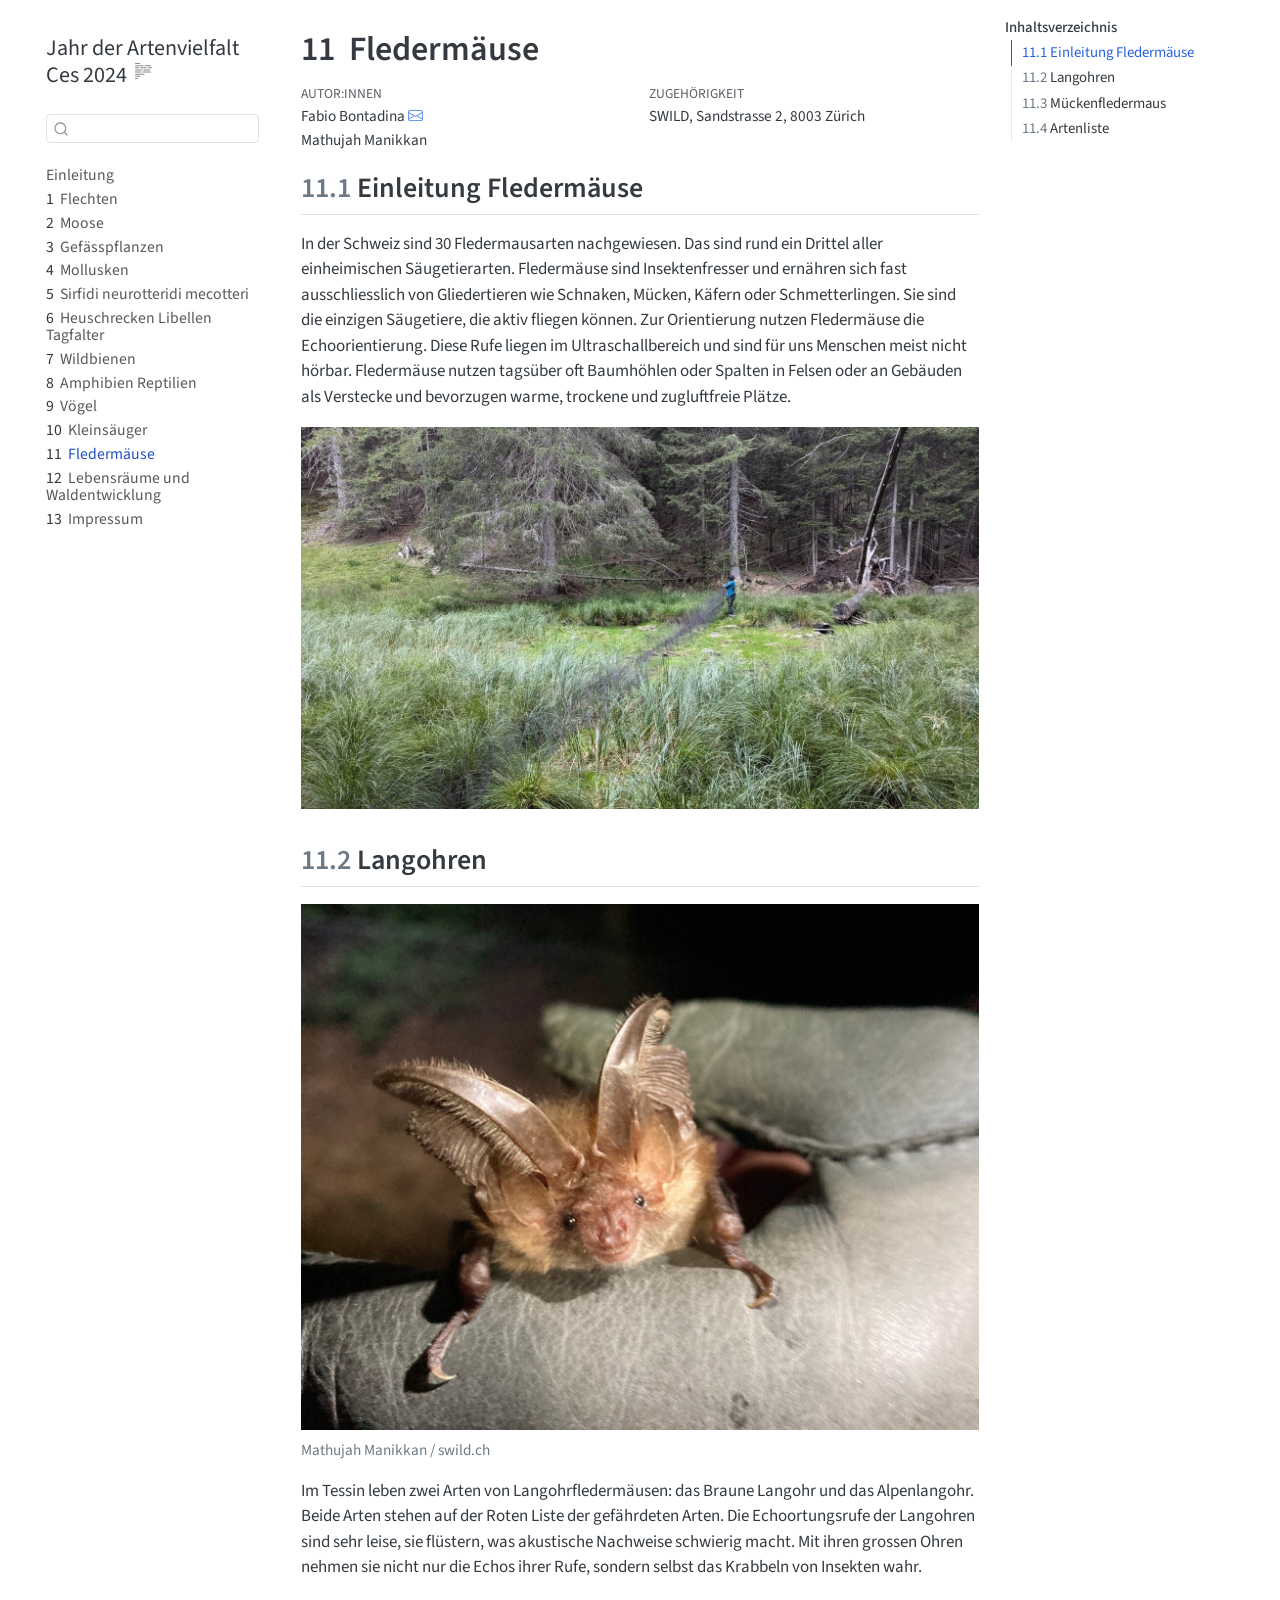
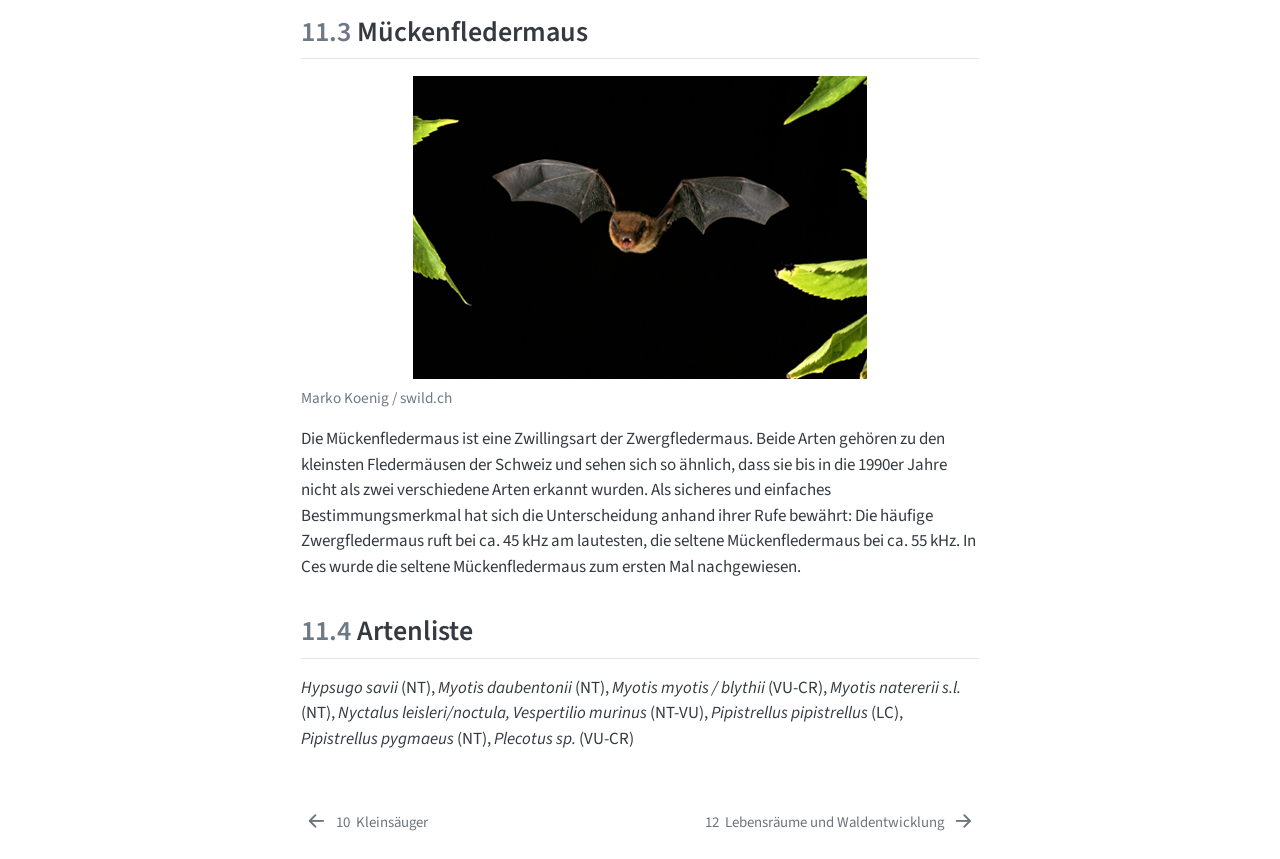
<file: publikumsbericht/Fledermäuse.html>
<!DOCTYPE html>
<html xmlns="http://www.w3.org/1999/xhtml" lang="de" xml:lang="de"><head>

<meta charset="utf-8">
<meta name="generator" content="quarto-1.9.36">

<meta name="viewport" content="width=device-width, initial-scale=1.0, user-scalable=yes">

<meta name="author" content="Fabio Bontadina">
<meta name="author" content="Mathujah Manikkan">

<title>11&nbsp; Fledermäuse – Jahr der Artenvielfalt Ces 2024</title>
<style>
/* Default styles provided by pandoc.
** See https://pandoc.org/MANUAL.html#variables-for-html for config info.
*/
code{white-space: pre-wrap;}
span.smallcaps{font-variant: small-caps;}
div.columns{display: flex; gap: min(4vw, 1.5em);}
div.column{flex: auto; overflow-x: auto;}
div.hanging-indent{margin-left: 1.5em; text-indent: -1.5em;}
ul.task-list{list-style: none;}
ul.task-list li input[type="checkbox"] {
  width: 0.8em;
  margin: 0 0.8em 0.2em -1em; /* quarto-specific, see https://github.com/quarto-dev/quarto-cli/issues/4556 */ 
  vertical-align: middle;
}
</style>


<script src="../site_libs/quarto-nav/quarto-nav.js"></script>
<script src="../site_libs/quarto-nav/headroom.min.js"></script>
<script src="../site_libs/clipboard/clipboard.min.js"></script>
<script src="../site_libs/quarto-search/autocomplete.umd.js"></script>
<script src="../site_libs/quarto-search/fuse.min.js"></script>
<script src="../site_libs/quarto-search/quarto-search.js"></script>
<meta name="quarto:offset" content="../">
<link href="../publikumsbericht/Waldentwicklung.html" rel="next">
<link href="../publikumsbericht/Kleinsaeuger.html" rel="prev">
<script src="../site_libs/quarto-html/quarto.js" type="module"></script>
<script src="../site_libs/quarto-html/tabsets/tabsets.js" type="module"></script>
<script src="../site_libs/quarto-html/popper.min.js"></script>
<script src="../site_libs/quarto-html/tippy.umd.min.js"></script>
<script src="../site_libs/quarto-html/anchor.min.js"></script>
<link href="../site_libs/quarto-html/tippy.css" rel="stylesheet">
<link href="../site_libs/quarto-html/quarto-syntax-highlighting-845c23b38eaddc0f92fda52bfe77a8c8.css" rel="stylesheet" id="quarto-text-highlighting-styles">
<script src="../site_libs/bootstrap/bootstrap.min.js"></script>
<link href="../site_libs/bootstrap/bootstrap-icons.css" rel="stylesheet">
<link href="../site_libs/bootstrap/bootstrap-8aa4e2a097a30a61f637777cefac19a3.min.css" rel="stylesheet" append-hash="true" id="quarto-bootstrap" data-mode="light">
<script id="quarto-search-options" type="application/json">{
  "location": "sidebar",
  "copy-button": false,
  "collapse-after": 3,
  "panel-placement": "start",
  "type": "textbox",
  "limit": 50,
  "keyboard-shortcut": [
    "f",
    "/",
    "s"
  ],
  "show-item-context": false,
  "language": {
    "search-no-results-text": "Keine Treffer",
    "search-matching-documents-text": "Treffer",
    "search-copy-link-title": "Link in die Suche kopieren",
    "search-hide-matches-text": "Zusätzliche Treffer verbergen",
    "search-more-match-text": "weitere Treffer in diesem Dokument",
    "search-more-matches-text": "weitere Treffer in diesem Dokument",
    "search-clear-button-title": "Zurücksetzen",
    "search-text-placeholder": "",
    "search-detached-cancel-button-title": "Abbrechen",
    "search-submit-button-title": "Abschicken",
    "search-label": "Suchen"
  }
}</script>


<link rel="stylesheet" href="../style.css">
</head>

<body class="nav-sidebar floating quarto-light">

<div id="quarto-search-results"></div>
  <header id="quarto-header" class="headroom fixed-top">
  <nav class="quarto-secondary-nav">
    <div class="container-fluid d-flex">
      <button type="button" class="quarto-btn-toggle btn" data-bs-toggle="collapse" role="button" data-bs-target=".quarto-sidebar-collapse-item" aria-controls="quarto-sidebar" aria-expanded="false" aria-label="Seitenleiste umschalten" onclick="if (window.quartoToggleHeadroom) { window.quartoToggleHeadroom(); }">
        <i class="bi bi-layout-text-sidebar-reverse"></i>
      </button>
        <nav class="quarto-page-breadcrumbs" aria-label="breadcrumb"><ol class="breadcrumb"><li class="breadcrumb-item"><a href="../publikumsbericht/Fledermäuse.html"><span class="chapter-number">11</span>&nbsp; <span class="chapter-title">Fledermäuse</span></a></li></ol></nav>
        <a class="flex-grow-1" role="navigation" data-bs-toggle="collapse" data-bs-target=".quarto-sidebar-collapse-item" aria-controls="quarto-sidebar" aria-expanded="false" aria-label="Seitenleiste umschalten" onclick="if (window.quartoToggleHeadroom) { window.quartoToggleHeadroom(); }">      
        </a>
      <button type="button" class="btn quarto-search-button" aria-label="Suchen" onclick="window.quartoOpenSearch();">
        <i class="bi bi-search"></i>
      </button>
    </div>
  </nav>
</header>
<!-- content -->
<div id="quarto-content" class="quarto-container page-columns page-rows-contents page-layout-article">
<!-- sidebar -->
  <nav id="quarto-sidebar" class="sidebar collapse collapse-horizontal quarto-sidebar-collapse-item sidebar-navigation floating overflow-auto">
    <div class="pt-lg-2 mt-2 text-left sidebar-header">
    <div class="sidebar-title mb-0 py-0">
      <a href="../">Jahr der Artenvielfalt Ces 2024</a> 
        <div class="sidebar-tools-main">
  <a href="" class="quarto-reader-toggle quarto-navigation-tool px-1" onclick="window.quartoToggleReader(); return false;" title="Lesemodus umschalten">
  <div class="quarto-reader-toggle-btn">
  <i class="bi"></i>
  </div>
</a>
</div>
    </div>
      </div>
        <div class="mt-2 flex-shrink-0 align-items-center">
        <div class="sidebar-search">
        <div id="quarto-search" class="" title="Suchen"></div>
        </div>
        </div>
    <div class="sidebar-menu-container"> 
    <ul class="list-unstyled mt-1">
        <li class="sidebar-item">
  <div class="sidebar-item-container"> 
  <a href="../index.html" class="sidebar-item-text sidebar-link">
 <span class="menu-text">Einleitung</span></a>
  </div>
</li>
        <li class="sidebar-item">
  <div class="sidebar-item-container"> 
  <a href="../publikumsbericht/Flechten.html" class="sidebar-item-text sidebar-link">
 <span class="menu-text"><span class="chapter-number">1</span>&nbsp; <span class="chapter-title">Flechten</span></span></a>
  </div>
</li>
        <li class="sidebar-item">
  <div class="sidebar-item-container"> 
  <a href="../publikumsbericht/Moose.html" class="sidebar-item-text sidebar-link">
 <span class="menu-text"><span class="chapter-number">2</span>&nbsp; <span class="chapter-title">Moose</span></span></a>
  </div>
</li>
        <li class="sidebar-item">
  <div class="sidebar-item-container"> 
  <a href="../publikumsbericht/Gefässpflanzen.html" class="sidebar-item-text sidebar-link">
 <span class="menu-text"><span class="chapter-number">3</span>&nbsp; <span class="chapter-title">Gefässpflanzen</span></span></a>
  </div>
</li>
        <li class="sidebar-item">
  <div class="sidebar-item-container"> 
  <a href="../publikumsbericht/Mollusken.html" class="sidebar-item-text sidebar-link">
 <span class="menu-text"><span class="chapter-number">4</span>&nbsp; <span class="chapter-title">Mollusken</span></span></a>
  </div>
</li>
        <li class="sidebar-item">
  <div class="sidebar-item-container"> 
  <a href="../publikumsbericht/Sirfidi_neurotteridi_mecotteri.html" class="sidebar-item-text sidebar-link">
 <span class="menu-text"><span class="chapter-number">5</span>&nbsp; <span class="chapter-title">Sirfidi neurotteridi mecotteri</span></span></a>
  </div>
</li>
        <li class="sidebar-item">
  <div class="sidebar-item-container"> 
  <a href="../publikumsbericht/Heuschrecken_Libellen_Tagfalter.html" class="sidebar-item-text sidebar-link">
 <span class="menu-text"><span class="chapter-number">6</span>&nbsp; <span class="chapter-title">Heuschrecken Libellen Tagfalter</span></span></a>
  </div>
</li>
        <li class="sidebar-item">
  <div class="sidebar-item-container"> 
  <a href="../publikumsbericht/Wildbienen.html" class="sidebar-item-text sidebar-link">
 <span class="menu-text"><span class="chapter-number">7</span>&nbsp; <span class="chapter-title">Wildbienen</span></span></a>
  </div>
</li>
        <li class="sidebar-item">
  <div class="sidebar-item-container"> 
  <a href="../publikumsbericht/Amphibien_Reptilien.html" class="sidebar-item-text sidebar-link">
 <span class="menu-text"><span class="chapter-number">8</span>&nbsp; <span class="chapter-title">Amphibien Reptilien</span></span></a>
  </div>
</li>
        <li class="sidebar-item">
  <div class="sidebar-item-container"> 
  <a href="../publikumsbericht/Vögel.html" class="sidebar-item-text sidebar-link">
 <span class="menu-text"><span class="chapter-number">9</span>&nbsp; <span class="chapter-title">Vögel</span></span></a>
  </div>
</li>
        <li class="sidebar-item">
  <div class="sidebar-item-container"> 
  <a href="../publikumsbericht/Kleinsaeuger.html" class="sidebar-item-text sidebar-link">
 <span class="menu-text"><span class="chapter-number">10</span>&nbsp; <span class="chapter-title">Kleinsäuger</span></span></a>
  </div>
</li>
        <li class="sidebar-item">
  <div class="sidebar-item-container"> 
  <a href="../publikumsbericht/Fledermäuse.html" class="sidebar-item-text sidebar-link active">
 <span class="menu-text"><span class="chapter-number">11</span>&nbsp; <span class="chapter-title">Fledermäuse</span></span></a>
  </div>
</li>
        <li class="sidebar-item">
  <div class="sidebar-item-container"> 
  <a href="../publikumsbericht/Waldentwicklung.html" class="sidebar-item-text sidebar-link">
 <span class="menu-text"><span class="chapter-number">12</span>&nbsp; <span class="chapter-title">Lebensräume und Waldentwicklung</span></span></a>
  </div>
</li>
        <li class="sidebar-item">
  <div class="sidebar-item-container"> 
  <a href="../publikumsbericht/impressum.html" class="sidebar-item-text sidebar-link">
 <span class="menu-text"><span class="chapter-number">13</span>&nbsp; <span class="chapter-title">Impressum</span></span></a>
  </div>
</li>
    </ul>
    </div>
</nav>
<div id="quarto-sidebar-glass" class="quarto-sidebar-collapse-item" data-bs-toggle="collapse" data-bs-target=".quarto-sidebar-collapse-item"></div>
<!-- margin-sidebar -->
    <div id="quarto-margin-sidebar" class="sidebar margin-sidebar">
        <nav id="TOC" role="doc-toc" class="toc-active">
    <h2 id="toc-title">Inhaltsverzeichnis</h2>
   
  <ul>
  <li><a href="#einleitung-fledermäuse" id="toc-einleitung-fledermäuse" class="nav-link active" data-scroll-target="#einleitung-fledermäuse"><span class="header-section-number">11.1</span> Einleitung Fledermäuse</a></li>
  <li><a href="#langohren" id="toc-langohren" class="nav-link" data-scroll-target="#langohren"><span class="header-section-number">11.2</span> Langohren</a></li>
  <li><a href="#mückenfledermaus" id="toc-mückenfledermaus" class="nav-link" data-scroll-target="#mückenfledermaus"><span class="header-section-number">11.3</span> Mückenfledermaus</a></li>
  <li><a href="#artenliste" id="toc-artenliste" class="nav-link" data-scroll-target="#artenliste"><span class="header-section-number">11.4</span> Artenliste</a></li>
  </ul>
</nav>
    </div>
<!-- main -->
<main class="content" id="quarto-document-content">

<header id="title-block-header" class="quarto-title-block default">
<div class="quarto-title">
<h1 class="title"><span class="chapter-number">11</span>&nbsp; <span class="chapter-title">Fledermäuse</span></h1>
</div>


<div class="quarto-title-meta-author">
  <div class="quarto-title-meta-heading">Autor:innen</div>
  <div class="quarto-title-meta-heading">Zugehörigkeit</div>
  
    <div class="quarto-title-meta-contents">
    <p class="author">Fabio Bontadina <a href="mailto:fabio.bontadina@swild.ch" class="quarto-title-author-email"><i class="bi bi-envelope"></i></a> </p>
  </div>
  <div class="quarto-title-meta-contents">
        <p class="affiliation">
            SWILD, Sandstrasse 2, 8003 Zürich
          </p>
      </div>
    <div class="quarto-title-meta-contents">
    <p class="author">Mathujah Manikkan </p>
  </div>
  <div class="quarto-title-meta-contents">
      </div>
  </div>

<div class="quarto-title-meta">

      
  
    
  </div>
  


</header>


<section id="einleitung-fledermäuse" class="level2" data-number="11.1">
<h2 data-number="11.1" class="anchored" data-anchor-id="einleitung-fledermäuse"><span class="header-section-number">11.1</span> Einleitung Fledermäuse</h2>
<p>In der Schweiz sind 30 Fledermausarten nachgewiesen. Das sind rund ein Drittel aller einheimischen Säugetierarten. Fledermäuse sind Insektenfresser und ernähren sich fast ausschliesslich von Gliedertieren wie Schnaken, Mücken, Käfern oder Schmetterlingen. Sie sind die einzigen Säugetiere, die aktiv fliegen können. Zur Orientierung nutzen Fledermäuse die Echoorientierung. Diese Rufe liegen im Ultraschallbereich und sind für uns Menschen meist nicht hörbar. Fledermäuse nutzen tagsüber oft Baumhöhlen oder Spalten in Felsen oder an Gebäuden als Verstecke und bevorzugen warme, trockene und zugluftfreie Plätze.</p>
<p><img src="../images/Flm_2_p.jpg" class="img-fluid"></p>
</section>
<section id="langohren" class="level2" data-number="11.2">
<h2 data-number="11.2" class="anchored" data-anchor-id="langohren"><span class="header-section-number">11.2</span> Langohren</h2>
<div class="quarto-figure quarto-figure-center">
<figure class="figure">
<p><img src="../images/Braunes_Langohr_Mathujah_Manikkan_SWILD.jpg" class="img-fluid figure-img"></p>
<figcaption>Mathujah Manikkan / swild.ch</figcaption>
</figure>
</div>
<p>Im Tessin leben zwei Arten von Langohrfledermäusen: das Braune Langohr und das Alpenlangohr. Beide Arten stehen auf der Roten Liste der gefährdeten Arten. Die Echoortungsrufe der Langohren sind sehr leise, sie flüstern, was akustische Nachweise schwierig macht. Mit ihren grossen Ohren nehmen sie nicht nur die Echos ihrer Rufe, sondern selbst das Krabbeln von Insekten wahr.</p>
</section>
<section id="mückenfledermaus" class="level2" data-number="11.3">
<h2 data-number="11.3" class="anchored" data-anchor-id="mückenfledermaus"><span class="header-section-number">11.3</span> Mückenfledermaus</h2>
<div class="quarto-figure quarto-figure-center">
<figure class="figure">
<p><img src="../images/Mückenfledermaus_Marko_Koenig_SWILD.png" class="img-fluid figure-img"></p>
<figcaption>Marko Koenig / swild.ch</figcaption>
</figure>
</div>
<p>Die Mückenfledermaus ist eine Zwillingsart der Zwergfledermaus. Beide Arten gehören zu den kleinsten Fledermäusen der Schweiz und sehen sich so ähnlich, dass sie bis in die 1990er Jahre nicht als zwei verschiedene Arten erkannt wurden. Als sicheres und einfaches Bestimmungsmerkmal hat sich die Unterscheidung anhand ihrer Rufe bewährt: Die häufige Zwergfledermaus ruft bei ca. 45 kHz am lautesten, die seltene Mückenfledermaus bei ca. 55 kHz. In Ces wurde die seltene Mückenfledermaus zum ersten Mal nachgewiesen.</p>
</section>
<section id="artenliste" class="level2" data-number="11.4">
<h2 data-number="11.4" class="anchored" data-anchor-id="artenliste"><span class="header-section-number">11.4</span> Artenliste</h2>
<p><em>Hypsugo savii</em> (NT), <em>Myotis daubentonii</em> (NT), <em>Myotis myotis / blythii</em> (VU-CR), <em>Myotis natererii s.l.</em> (NT), <em>Nyctalus leisleri/noctula, Vespertilio murinus</em> (NT-VU), <em>Pipistrellus pipistrellus</em> (LC), <em>Pipistrellus pygmaeus</em> (NT), <em>Plecotus sp.</em> (VU-CR)</p>


</section>

</main> <!-- /main -->
<script id="quarto-html-after-body" type="application/javascript">
  window.document.addEventListener("DOMContentLoaded", function (event) {
    const icon = "";
    const anchorJS = new window.AnchorJS();
    anchorJS.options = {
      placement: 'right',
      icon: icon
    };
    anchorJS.add('.anchored');
    const isCodeAnnotation = (el) => {
      for (const clz of el.classList) {
        if (clz.startsWith('code-annotation-')) {                     
          return true;
        }
      }
      return false;
    }
    const onCopySuccess = function(e) {
      // button target
      const button = e.trigger;
      // don't keep focus
      button.blur();
      // flash "checked"
      button.classList.add('code-copy-button-checked');
      var currentTitle = button.getAttribute("title");
      button.setAttribute("title", "Kopiert");
      let tooltip;
      if (window.bootstrap) {
        button.setAttribute("data-bs-toggle", "tooltip");
        button.setAttribute("data-bs-placement", "left");
        button.setAttribute("data-bs-title", "Kopiert");
        tooltip = new bootstrap.Tooltip(button, 
          { trigger: "manual", 
            customClass: "code-copy-button-tooltip",
            offset: [0, -8]});
        tooltip.show();    
      }
      setTimeout(function() {
        if (tooltip) {
          tooltip.hide();
          button.removeAttribute("data-bs-title");
          button.removeAttribute("data-bs-toggle");
          button.removeAttribute("data-bs-placement");
        }
        button.setAttribute("title", currentTitle);
        button.classList.remove('code-copy-button-checked');
      }, 1000);
      // clear code selection
      e.clearSelection();
    }
    const getTextToCopy = function(trigger) {
      const outerScaffold = trigger.parentElement.cloneNode(true);
      const codeEl = outerScaffold.querySelector('code');
      for (const childEl of codeEl.children) {
        if (isCodeAnnotation(childEl)) {
          childEl.remove();
        }
      }
      return codeEl.innerText;
    }
    const clipboard = new window.ClipboardJS('.code-copy-button:not([data-in-quarto-modal])', {
      text: getTextToCopy
    });
    clipboard.on('success', onCopySuccess);
    if (window.document.getElementById('quarto-embedded-source-code-modal')) {
      const clipboardModal = new window.ClipboardJS('.code-copy-button[data-in-quarto-modal]', {
        text: getTextToCopy,
        container: window.document.getElementById('quarto-embedded-source-code-modal')
      });
      clipboardModal.on('success', onCopySuccess);
    }
      var localhostRegex = new RegExp(/^(?:http|https):\/\/localhost\:?[0-9]*\//);
      var mailtoRegex = new RegExp(/^mailto:/);
        var filterRegex = new RegExp('/' + window.location.host + '/');
      var isInternal = (href) => {
          return filterRegex.test(href) || localhostRegex.test(href) || mailtoRegex.test(href);
      }
      // Inspect non-navigation links and adorn them if external
     var links = window.document.querySelectorAll('a[href]:not(.nav-link):not(.navbar-brand):not(.toc-action):not(.sidebar-link):not(.sidebar-item-toggle):not(.pagination-link):not(.no-external):not([aria-hidden]):not(.dropdown-item):not(.quarto-navigation-tool):not(.about-link)');
      for (var i=0; i<links.length; i++) {
        const link = links[i];
        if (!isInternal(link.href)) {
          // undo the damage that might have been done by quarto-nav.js in the case of
          // links that we want to consider external
          if (link.dataset.originalHref !== undefined) {
            link.href = link.dataset.originalHref;
          }
        }
      }
    function tippyHover(el, contentFn, onTriggerFn, onUntriggerFn) {
      const config = {
        allowHTML: true,
        maxWidth: 500,
        delay: 100,
        arrow: false,
        appendTo: function(el) {
            return el.parentElement;
        },
        interactive: true,
        interactiveBorder: 10,
        theme: 'quarto',
        placement: 'bottom-start',
      };
      if (contentFn) {
        config.content = contentFn;
      }
      if (onTriggerFn) {
        config.onTrigger = onTriggerFn;
      }
      if (onUntriggerFn) {
        config.onUntrigger = onUntriggerFn;
      }
      window.tippy(el, config); 
    }
    const noterefs = window.document.querySelectorAll('a[role="doc-noteref"]');
    for (var i=0; i<noterefs.length; i++) {
      const ref = noterefs[i];
      tippyHover(ref, function() {
        // use id or data attribute instead here
        let href = ref.getAttribute('data-footnote-href') || ref.getAttribute('href');
        try { href = new URL(href).hash; } catch {}
        const id = href.replace(/^#\/?/, "");
        const note = window.document.getElementById(id);
        if (note) {
          return note.innerHTML;
        } else {
          return "";
        }
      });
    }
    const xrefs = window.document.querySelectorAll('a.quarto-xref');
    const processXRef = (id, note) => {
      // Strip column container classes
      const stripColumnClz = (el) => {
        el.classList.remove("page-full", "page-columns");
        if (el.children) {
          for (const child of el.children) {
            stripColumnClz(child);
          }
        }
      }
      stripColumnClz(note)
      if (id === null || id.startsWith('sec-')) {
        // Special case sections, only their first couple elements
        const container = document.createElement("div");
        if (note.children && note.children.length > 2) {
          container.appendChild(note.children[0].cloneNode(true));
          for (let i = 1; i < note.children.length; i++) {
            const child = note.children[i];
            if (child.tagName === "P" && child.innerText === "") {
              continue;
            } else {
              container.appendChild(child.cloneNode(true));
              break;
            }
          }
          if (window.Quarto?.typesetMath) {
            window.Quarto.typesetMath(container);
          }
          return container.innerHTML
        } else {
          if (window.Quarto?.typesetMath) {
            window.Quarto.typesetMath(note);
          }
          return note.innerHTML;
        }
      } else {
        // Remove any anchor links if they are present
        const anchorLink = note.querySelector('a.anchorjs-link');
        if (anchorLink) {
          anchorLink.remove();
        }
        if (window.Quarto?.typesetMath) {
          window.Quarto.typesetMath(note);
        }
        if (note.classList.contains("callout")) {
          return note.outerHTML;
        } else {
          return note.innerHTML;
        }
      }
    }
    for (var i=0; i<xrefs.length; i++) {
      const xref = xrefs[i];
      tippyHover(xref, undefined, function(instance) {
        instance.disable();
        let url = xref.getAttribute('href');
        let hash = undefined; 
        if (url.startsWith('#')) {
          hash = url;
        } else {
          try { hash = new URL(url).hash; } catch {}
        }
        if (hash) {
          const id = hash.replace(/^#\/?/, "");
          const note = window.document.getElementById(id);
          if (note !== null) {
            try {
              const html = processXRef(id, note.cloneNode(true));
              instance.setContent(html);
            } finally {
              instance.enable();
              instance.show();
            }
          } else {
            // See if we can fetch this
            fetch(url.split('#')[0])
            .then(res => res.text())
            .then(html => {
              const parser = new DOMParser();
              const htmlDoc = parser.parseFromString(html, "text/html");
              const note = htmlDoc.getElementById(id);
              if (note !== null) {
                const html = processXRef(id, note);
                instance.setContent(html);
              } 
            }).finally(() => {
              instance.enable();
              instance.show();
            });
          }
        } else {
          // See if we can fetch a full url (with no hash to target)
          // This is a special case and we should probably do some content thinning / targeting
          fetch(url)
          .then(res => res.text())
          .then(html => {
            const parser = new DOMParser();
            const htmlDoc = parser.parseFromString(html, "text/html");
            const note = htmlDoc.querySelector('main.content');
            if (note !== null) {
              // This should only happen for chapter cross references
              // (since there is no id in the URL)
              // remove the first header
              if (note.children.length > 0 && note.children[0].tagName === "HEADER") {
                note.children[0].remove();
              }
              const html = processXRef(null, note);
              instance.setContent(html);
            } 
          }).finally(() => {
            instance.enable();
            instance.show();
          });
        }
      }, function(instance) {
      });
    }
        let selectedAnnoteEl;
        const selectorForAnnotation = ( cell, annotation) => {
          let cellAttr = 'data-code-cell="' + cell + '"';
          let lineAttr = 'data-code-annotation="' +  annotation + '"';
          const selector = 'span[' + cellAttr + '][' + lineAttr + ']';
          return selector;
        }
        const selectCodeLines = (annoteEl) => {
          const doc = window.document;
          const targetCell = annoteEl.getAttribute("data-target-cell");
          const targetAnnotation = annoteEl.getAttribute("data-target-annotation");
          const annoteSpan = window.document.querySelector(selectorForAnnotation(targetCell, targetAnnotation));
          const lines = annoteSpan.getAttribute("data-code-lines").split(",");
          const lineIds = lines.map((line) => {
            return targetCell + "-" + line;
          })
          let top = null;
          let height = null;
          let parent = null;
          if (lineIds.length > 0) {
              //compute the position of the single el (top and bottom and make a div)
              const el = window.document.getElementById(lineIds[0]);
              top = el.offsetTop;
              height = el.offsetHeight;
              parent = el.parentElement.parentElement;
            if (lineIds.length > 1) {
              const lastEl = window.document.getElementById(lineIds[lineIds.length - 1]);
              const bottom = lastEl.offsetTop + lastEl.offsetHeight;
              height = bottom - top;
            }
            if (top !== null && height !== null && parent !== null) {
              // cook up a div (if necessary) and position it 
              let div = window.document.getElementById("code-annotation-line-highlight");
              if (div === null) {
                div = window.document.createElement("div");
                div.setAttribute("id", "code-annotation-line-highlight");
                div.style.position = 'absolute';
                parent.appendChild(div);
              }
              div.style.top = top - 2 + "px";
              div.style.height = height + 4 + "px";
              div.style.left = 0;
              let gutterDiv = window.document.getElementById("code-annotation-line-highlight-gutter");
              if (gutterDiv === null) {
                gutterDiv = window.document.createElement("div");
                gutterDiv.setAttribute("id", "code-annotation-line-highlight-gutter");
                gutterDiv.style.position = 'absolute';
                const codeCell = window.document.getElementById(targetCell);
                const gutter = codeCell.querySelector('.code-annotation-gutter');
                gutter.appendChild(gutterDiv);
              }
              gutterDiv.style.top = top - 2 + "px";
              gutterDiv.style.height = height + 4 + "px";
            }
            selectedAnnoteEl = annoteEl;
          }
        };
        const unselectCodeLines = () => {
          const elementsIds = ["code-annotation-line-highlight", "code-annotation-line-highlight-gutter"];
          elementsIds.forEach((elId) => {
            const div = window.document.getElementById(elId);
            if (div) {
              div.remove();
            }
          });
          selectedAnnoteEl = undefined;
        };
          // Handle positioning of the toggle
      window.addEventListener(
        "resize",
        throttle(() => {
          elRect = undefined;
          if (selectedAnnoteEl) {
            selectCodeLines(selectedAnnoteEl);
          }
        }, 10)
      );
      function throttle(fn, ms) {
      let throttle = false;
      let timer;
        return (...args) => {
          if(!throttle) { // first call gets through
              fn.apply(this, args);
              throttle = true;
          } else { // all the others get throttled
              if(timer) clearTimeout(timer); // cancel #2
              timer = setTimeout(() => {
                fn.apply(this, args);
                timer = throttle = false;
              }, ms);
          }
        };
      }
        // Attach click handler to the DT
        const annoteDls = window.document.querySelectorAll('dt[data-target-cell]');
        for (const annoteDlNode of annoteDls) {
          annoteDlNode.addEventListener('click', (event) => {
            const clickedEl = event.target;
            if (clickedEl !== selectedAnnoteEl) {
              unselectCodeLines();
              const activeEl = window.document.querySelector('dt[data-target-cell].code-annotation-active');
              if (activeEl) {
                activeEl.classList.remove('code-annotation-active');
              }
              selectCodeLines(clickedEl);
              clickedEl.classList.add('code-annotation-active');
            } else {
              // Unselect the line
              unselectCodeLines();
              clickedEl.classList.remove('code-annotation-active');
            }
          });
        }
    const findCites = (el) => {
      const parentEl = el.parentElement;
      if (parentEl) {
        const cites = parentEl.dataset.cites;
        if (cites) {
          return {
            el,
            cites: cites.split(' ')
          };
        } else {
          return findCites(el.parentElement)
        }
      } else {
        return undefined;
      }
    };
    var bibliorefs = window.document.querySelectorAll('a[role="doc-biblioref"]');
    for (var i=0; i<bibliorefs.length; i++) {
      const ref = bibliorefs[i];
      const citeInfo = findCites(ref);
      if (citeInfo) {
        tippyHover(citeInfo.el, function() {
          var popup = window.document.createElement('div');
          citeInfo.cites.forEach(function(cite) {
            var citeDiv = window.document.createElement('div');
            citeDiv.classList.add('hanging-indent');
            citeDiv.classList.add('csl-entry');
            var biblioDiv = window.document.getElementById('ref-' + cite);
            if (biblioDiv) {
              citeDiv.innerHTML = biblioDiv.innerHTML;
            }
            popup.appendChild(citeDiv);
          });
          return popup.innerHTML;
        });
      }
    }
  });
  </script>
<nav class="page-navigation">
  <div class="nav-page nav-page-previous">
      <a href="../publikumsbericht/Kleinsaeuger.html" class="pagination-link" aria-label="Kleinsäuger">
        <i class="bi bi-arrow-left-short"></i> <span class="nav-page-text"><span class="chapter-number">10</span>&nbsp; <span class="chapter-title">Kleinsäuger</span></span>
      </a>          
  </div>
  <div class="nav-page nav-page-next">
      <a href="../publikumsbericht/Waldentwicklung.html" class="pagination-link" aria-label="Lebensräume und Waldentwicklung">
        <span class="nav-page-text"><span class="chapter-number">12</span>&nbsp; <span class="chapter-title">Lebensräume und Waldentwicklung</span></span> <i class="bi bi-arrow-right-short"></i>
      </a>
  </div>
</nav>
</div> <!-- /content -->




</body></html>
</file>
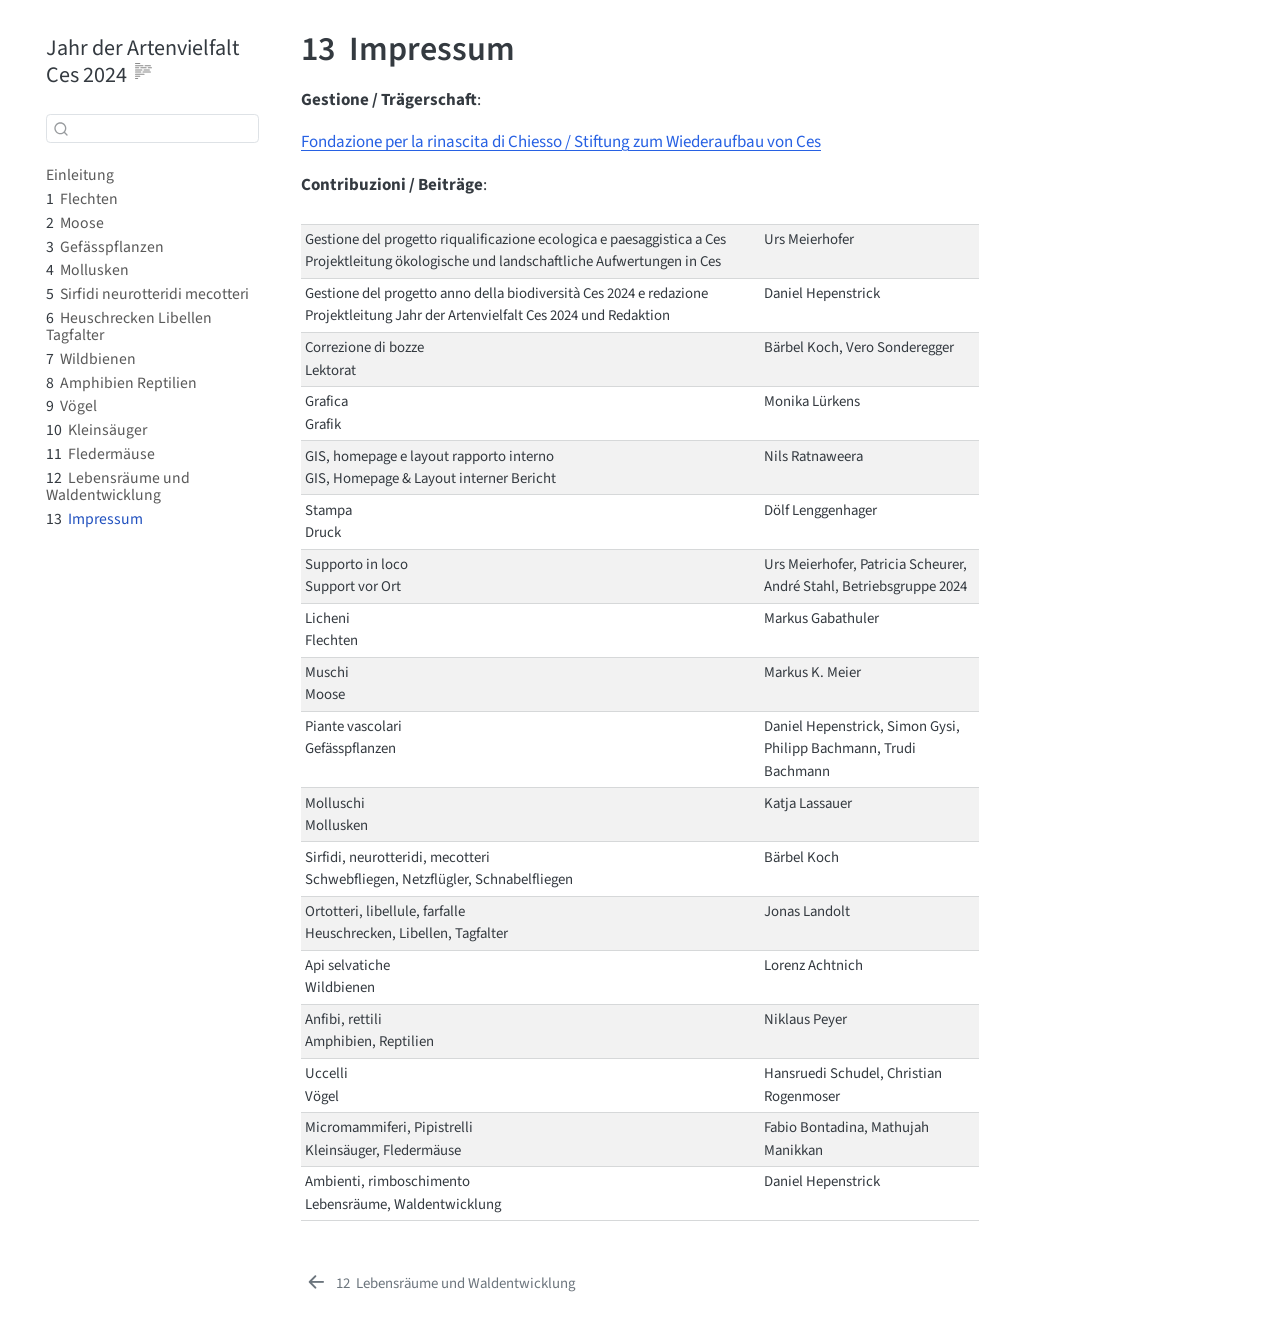
<file: publikumsbericht/impressum.html>
<!DOCTYPE html>
<html xmlns="http://www.w3.org/1999/xhtml" lang="de" xml:lang="de"><head>

<meta charset="utf-8">
<meta name="generator" content="quarto-1.9.36">

<meta name="viewport" content="width=device-width, initial-scale=1.0, user-scalable=yes">


<title>13&nbsp; Impressum – Jahr der Artenvielfalt Ces 2024</title>
<style>
/* Default styles provided by pandoc.
** See https://pandoc.org/MANUAL.html#variables-for-html for config info.
*/
code{white-space: pre-wrap;}
span.smallcaps{font-variant: small-caps;}
div.columns{display: flex; gap: min(4vw, 1.5em);}
div.column{flex: auto; overflow-x: auto;}
div.hanging-indent{margin-left: 1.5em; text-indent: -1.5em;}
ul.task-list{list-style: none;}
ul.task-list li input[type="checkbox"] {
  width: 0.8em;
  margin: 0 0.8em 0.2em -1em; /* quarto-specific, see https://github.com/quarto-dev/quarto-cli/issues/4556 */ 
  vertical-align: middle;
}
</style>


<script src="../site_libs/quarto-nav/quarto-nav.js"></script>
<script src="../site_libs/quarto-nav/headroom.min.js"></script>
<script src="../site_libs/clipboard/clipboard.min.js"></script>
<script src="../site_libs/quarto-search/autocomplete.umd.js"></script>
<script src="../site_libs/quarto-search/fuse.min.js"></script>
<script src="../site_libs/quarto-search/quarto-search.js"></script>
<meta name="quarto:offset" content="../">
<link href="../publikumsbericht/Waldentwicklung.html" rel="prev">
<script src="../site_libs/quarto-html/quarto.js" type="module"></script>
<script src="../site_libs/quarto-html/tabsets/tabsets.js" type="module"></script>
<script src="../site_libs/quarto-html/popper.min.js"></script>
<script src="../site_libs/quarto-html/tippy.umd.min.js"></script>
<script src="../site_libs/quarto-html/anchor.min.js"></script>
<link href="../site_libs/quarto-html/tippy.css" rel="stylesheet">
<link href="../site_libs/quarto-html/quarto-syntax-highlighting-845c23b38eaddc0f92fda52bfe77a8c8.css" rel="stylesheet" id="quarto-text-highlighting-styles">
<script src="../site_libs/bootstrap/bootstrap.min.js"></script>
<link href="../site_libs/bootstrap/bootstrap-icons.css" rel="stylesheet">
<link href="../site_libs/bootstrap/bootstrap-8aa4e2a097a30a61f637777cefac19a3.min.css" rel="stylesheet" append-hash="true" id="quarto-bootstrap" data-mode="light">
<script id="quarto-search-options" type="application/json">{
  "location": "sidebar",
  "copy-button": false,
  "collapse-after": 3,
  "panel-placement": "start",
  "type": "textbox",
  "limit": 50,
  "keyboard-shortcut": [
    "f",
    "/",
    "s"
  ],
  "show-item-context": false,
  "language": {
    "search-no-results-text": "Keine Treffer",
    "search-matching-documents-text": "Treffer",
    "search-copy-link-title": "Link in die Suche kopieren",
    "search-hide-matches-text": "Zusätzliche Treffer verbergen",
    "search-more-match-text": "weitere Treffer in diesem Dokument",
    "search-more-matches-text": "weitere Treffer in diesem Dokument",
    "search-clear-button-title": "Zurücksetzen",
    "search-text-placeholder": "",
    "search-detached-cancel-button-title": "Abbrechen",
    "search-submit-button-title": "Abschicken",
    "search-label": "Suchen"
  }
}</script>


<link rel="stylesheet" href="../style.css">
</head>

<body class="nav-sidebar floating quarto-light">

<div id="quarto-search-results"></div>
  <header id="quarto-header" class="headroom fixed-top">
  <nav class="quarto-secondary-nav">
    <div class="container-fluid d-flex">
      <button type="button" class="quarto-btn-toggle btn" data-bs-toggle="collapse" role="button" data-bs-target=".quarto-sidebar-collapse-item" aria-controls="quarto-sidebar" aria-expanded="false" aria-label="Seitenleiste umschalten" onclick="if (window.quartoToggleHeadroom) { window.quartoToggleHeadroom(); }">
        <i class="bi bi-layout-text-sidebar-reverse"></i>
      </button>
        <nav class="quarto-page-breadcrumbs" aria-label="breadcrumb"><ol class="breadcrumb"><li class="breadcrumb-item"><a href="../publikumsbericht/impressum.html"><span class="chapter-number">13</span>&nbsp; <span class="chapter-title">Impressum</span></a></li></ol></nav>
        <a class="flex-grow-1" role="navigation" data-bs-toggle="collapse" data-bs-target=".quarto-sidebar-collapse-item" aria-controls="quarto-sidebar" aria-expanded="false" aria-label="Seitenleiste umschalten" onclick="if (window.quartoToggleHeadroom) { window.quartoToggleHeadroom(); }">      
        </a>
      <button type="button" class="btn quarto-search-button" aria-label="Suchen" onclick="window.quartoOpenSearch();">
        <i class="bi bi-search"></i>
      </button>
    </div>
  </nav>
</header>
<!-- content -->
<div id="quarto-content" class="quarto-container page-columns page-rows-contents page-layout-article">
<!-- sidebar -->
  <nav id="quarto-sidebar" class="sidebar collapse collapse-horizontal quarto-sidebar-collapse-item sidebar-navigation floating overflow-auto">
    <div class="pt-lg-2 mt-2 text-left sidebar-header">
    <div class="sidebar-title mb-0 py-0">
      <a href="../">Jahr der Artenvielfalt Ces 2024</a> 
        <div class="sidebar-tools-main">
  <a href="" class="quarto-reader-toggle quarto-navigation-tool px-1" onclick="window.quartoToggleReader(); return false;" title="Lesemodus umschalten">
  <div class="quarto-reader-toggle-btn">
  <i class="bi"></i>
  </div>
</a>
</div>
    </div>
      </div>
        <div class="mt-2 flex-shrink-0 align-items-center">
        <div class="sidebar-search">
        <div id="quarto-search" class="" title="Suchen"></div>
        </div>
        </div>
    <div class="sidebar-menu-container"> 
    <ul class="list-unstyled mt-1">
        <li class="sidebar-item">
  <div class="sidebar-item-container"> 
  <a href="../index.html" class="sidebar-item-text sidebar-link">
 <span class="menu-text">Einleitung</span></a>
  </div>
</li>
        <li class="sidebar-item">
  <div class="sidebar-item-container"> 
  <a href="../publikumsbericht/Flechten.html" class="sidebar-item-text sidebar-link">
 <span class="menu-text"><span class="chapter-number">1</span>&nbsp; <span class="chapter-title">Flechten</span></span></a>
  </div>
</li>
        <li class="sidebar-item">
  <div class="sidebar-item-container"> 
  <a href="../publikumsbericht/Moose.html" class="sidebar-item-text sidebar-link">
 <span class="menu-text"><span class="chapter-number">2</span>&nbsp; <span class="chapter-title">Moose</span></span></a>
  </div>
</li>
        <li class="sidebar-item">
  <div class="sidebar-item-container"> 
  <a href="../publikumsbericht/Gefässpflanzen.html" class="sidebar-item-text sidebar-link">
 <span class="menu-text"><span class="chapter-number">3</span>&nbsp; <span class="chapter-title">Gefässpflanzen</span></span></a>
  </div>
</li>
        <li class="sidebar-item">
  <div class="sidebar-item-container"> 
  <a href="../publikumsbericht/Mollusken.html" class="sidebar-item-text sidebar-link">
 <span class="menu-text"><span class="chapter-number">4</span>&nbsp; <span class="chapter-title">Mollusken</span></span></a>
  </div>
</li>
        <li class="sidebar-item">
  <div class="sidebar-item-container"> 
  <a href="../publikumsbericht/Sirfidi_neurotteridi_mecotteri.html" class="sidebar-item-text sidebar-link">
 <span class="menu-text"><span class="chapter-number">5</span>&nbsp; <span class="chapter-title">Sirfidi neurotteridi mecotteri</span></span></a>
  </div>
</li>
        <li class="sidebar-item">
  <div class="sidebar-item-container"> 
  <a href="../publikumsbericht/Heuschrecken_Libellen_Tagfalter.html" class="sidebar-item-text sidebar-link">
 <span class="menu-text"><span class="chapter-number">6</span>&nbsp; <span class="chapter-title">Heuschrecken Libellen Tagfalter</span></span></a>
  </div>
</li>
        <li class="sidebar-item">
  <div class="sidebar-item-container"> 
  <a href="../publikumsbericht/Wildbienen.html" class="sidebar-item-text sidebar-link">
 <span class="menu-text"><span class="chapter-number">7</span>&nbsp; <span class="chapter-title">Wildbienen</span></span></a>
  </div>
</li>
        <li class="sidebar-item">
  <div class="sidebar-item-container"> 
  <a href="../publikumsbericht/Amphibien_Reptilien.html" class="sidebar-item-text sidebar-link">
 <span class="menu-text"><span class="chapter-number">8</span>&nbsp; <span class="chapter-title">Amphibien Reptilien</span></span></a>
  </div>
</li>
        <li class="sidebar-item">
  <div class="sidebar-item-container"> 
  <a href="../publikumsbericht/Vögel.html" class="sidebar-item-text sidebar-link">
 <span class="menu-text"><span class="chapter-number">9</span>&nbsp; <span class="chapter-title">Vögel</span></span></a>
  </div>
</li>
        <li class="sidebar-item">
  <div class="sidebar-item-container"> 
  <a href="../publikumsbericht/Kleinsaeuger.html" class="sidebar-item-text sidebar-link">
 <span class="menu-text"><span class="chapter-number">10</span>&nbsp; <span class="chapter-title">Kleinsäuger</span></span></a>
  </div>
</li>
        <li class="sidebar-item">
  <div class="sidebar-item-container"> 
  <a href="../publikumsbericht/Fledermäuse.html" class="sidebar-item-text sidebar-link">
 <span class="menu-text"><span class="chapter-number">11</span>&nbsp; <span class="chapter-title">Fledermäuse</span></span></a>
  </div>
</li>
        <li class="sidebar-item">
  <div class="sidebar-item-container"> 
  <a href="../publikumsbericht/Waldentwicklung.html" class="sidebar-item-text sidebar-link">
 <span class="menu-text"><span class="chapter-number">12</span>&nbsp; <span class="chapter-title">Lebensräume und Waldentwicklung</span></span></a>
  </div>
</li>
        <li class="sidebar-item">
  <div class="sidebar-item-container"> 
  <a href="../publikumsbericht/impressum.html" class="sidebar-item-text sidebar-link active">
 <span class="menu-text"><span class="chapter-number">13</span>&nbsp; <span class="chapter-title">Impressum</span></span></a>
  </div>
</li>
    </ul>
    </div>
</nav>
<div id="quarto-sidebar-glass" class="quarto-sidebar-collapse-item" data-bs-toggle="collapse" data-bs-target=".quarto-sidebar-collapse-item"></div>
<!-- margin-sidebar -->
    <div id="quarto-margin-sidebar" class="sidebar margin-sidebar zindex-bottom">
        
    </div>
<!-- main -->
<main class="content" id="quarto-document-content">

<header id="title-block-header" class="quarto-title-block default">
<div class="quarto-title">
<h1 class="title"><span class="chapter-number">13</span>&nbsp; <span class="chapter-title">Impressum</span></h1>
</div>



<div class="quarto-title-meta">

    
  
    
  </div>
  


</header>


<p><strong>Gestione / Trägerschaft</strong>:</p>
<p><a href="https://cesnet.ch/">Fondazione per la rinascita di Chiesso / Stiftung zum Wiederaufbau von Ces</a></p>
<p><strong>Contribuzioni / Beiträge</strong>:</p>
<div class="cell">
<div class="cell-output-display">
<table class="caption-top table table-sm table-striped small">
<colgroup>
<col style="width: 67%">
<col style="width: 32%">
</colgroup>
<tbody>
<tr class="odd">
<td style="text-align: left;">Gestione del progetto riqualificazione ecologica e paesaggistica a Ces <br> Projektleitung ökologische und landschaftliche Aufwertungen in Ces</td>
<td style="text-align: left;">Urs Meierhofer</td>
</tr>
<tr class="even">
<td style="text-align: left;">Gestione del progetto anno della biodiversità Ces 2024 e redazione <br> Projektleitung Jahr der Artenvielfalt Ces 2024 und Redaktion</td>
<td style="text-align: left;">Daniel Hepenstrick</td>
</tr>
<tr class="odd">
<td style="text-align: left;">Correzione di bozze <br> Lektorat</td>
<td style="text-align: left;">Bärbel Koch, Vero Sonderegger</td>
</tr>
<tr class="even">
<td style="text-align: left;">Grafica <br> Grafik</td>
<td style="text-align: left;">Monika Lürkens</td>
</tr>
<tr class="odd">
<td style="text-align: left;">GIS, homepage e layout rapporto interno <br> GIS, Homepage &amp; Layout interner Bericht</td>
<td style="text-align: left;">Nils Ratnaweera</td>
</tr>
<tr class="even">
<td style="text-align: left;">Stampa <br> Druck</td>
<td style="text-align: left;">Dölf Lenggenhager</td>
</tr>
<tr class="odd">
<td style="text-align: left;">Supporto in loco <br> Support vor Ort</td>
<td style="text-align: left;">Urs Meierhofer, Patricia Scheurer, André Stahl, Betriebsgruppe 2024</td>
</tr>
<tr class="even">
<td style="text-align: left;">Licheni <br> Flechten</td>
<td style="text-align: left;">Markus Gabathuler</td>
</tr>
<tr class="odd">
<td style="text-align: left;">Muschi <br> Moose</td>
<td style="text-align: left;">Markus K. Meier</td>
</tr>
<tr class="even">
<td style="text-align: left;">Piante vascolari <br> Gefässpflanzen</td>
<td style="text-align: left;">Daniel Hepenstrick, Simon Gysi, Philipp Bachmann, Trudi Bachmann</td>
</tr>
<tr class="odd">
<td style="text-align: left;">Molluschi <br> Mollusken</td>
<td style="text-align: left;">Katja Lassauer</td>
</tr>
<tr class="even">
<td style="text-align: left;">Sirfidi, neurotteridi, mecotteri <br> Schwebfliegen, Netzflügler, Schnabelfliegen</td>
<td style="text-align: left;">Bärbel Koch</td>
</tr>
<tr class="odd">
<td style="text-align: left;">Ortotteri, libellule, farfalle <br> Heuschrecken, Libellen, Tagfalter</td>
<td style="text-align: left;">Jonas Landolt</td>
</tr>
<tr class="even">
<td style="text-align: left;">Api selvatiche <br> Wildbienen</td>
<td style="text-align: left;">Lorenz Achtnich</td>
</tr>
<tr class="odd">
<td style="text-align: left;">Anfibi, rettili <br> Amphibien, Reptilien</td>
<td style="text-align: left;">Niklaus Peyer</td>
</tr>
<tr class="even">
<td style="text-align: left;">Uccelli <br> Vögel</td>
<td style="text-align: left;">Hansruedi Schudel, Christian Rogenmoser</td>
</tr>
<tr class="odd">
<td style="text-align: left;">Micromammiferi, Pipistrelli <br> Kleinsäuger, Fledermäuse</td>
<td style="text-align: left;">Fabio Bontadina, Mathujah Manikkan</td>
</tr>
<tr class="even">
<td style="text-align: left;">Ambienti, rimboschimento <br> Lebensräume, Waldentwicklung</td>
<td style="text-align: left;">Daniel Hepenstrick</td>
</tr>
</tbody>
</table>
</div>
</div>



</main> <!-- /main -->
<script id="quarto-html-after-body" type="application/javascript">
  window.document.addEventListener("DOMContentLoaded", function (event) {
    const icon = "";
    const anchorJS = new window.AnchorJS();
    anchorJS.options = {
      placement: 'right',
      icon: icon
    };
    anchorJS.add('.anchored');
    const isCodeAnnotation = (el) => {
      for (const clz of el.classList) {
        if (clz.startsWith('code-annotation-')) {                     
          return true;
        }
      }
      return false;
    }
    const onCopySuccess = function(e) {
      // button target
      const button = e.trigger;
      // don't keep focus
      button.blur();
      // flash "checked"
      button.classList.add('code-copy-button-checked');
      var currentTitle = button.getAttribute("title");
      button.setAttribute("title", "Kopiert");
      let tooltip;
      if (window.bootstrap) {
        button.setAttribute("data-bs-toggle", "tooltip");
        button.setAttribute("data-bs-placement", "left");
        button.setAttribute("data-bs-title", "Kopiert");
        tooltip = new bootstrap.Tooltip(button, 
          { trigger: "manual", 
            customClass: "code-copy-button-tooltip",
            offset: [0, -8]});
        tooltip.show();    
      }
      setTimeout(function() {
        if (tooltip) {
          tooltip.hide();
          button.removeAttribute("data-bs-title");
          button.removeAttribute("data-bs-toggle");
          button.removeAttribute("data-bs-placement");
        }
        button.setAttribute("title", currentTitle);
        button.classList.remove('code-copy-button-checked');
      }, 1000);
      // clear code selection
      e.clearSelection();
    }
    const getTextToCopy = function(trigger) {
      const outerScaffold = trigger.parentElement.cloneNode(true);
      const codeEl = outerScaffold.querySelector('code');
      for (const childEl of codeEl.children) {
        if (isCodeAnnotation(childEl)) {
          childEl.remove();
        }
      }
      return codeEl.innerText;
    }
    const clipboard = new window.ClipboardJS('.code-copy-button:not([data-in-quarto-modal])', {
      text: getTextToCopy
    });
    clipboard.on('success', onCopySuccess);
    if (window.document.getElementById('quarto-embedded-source-code-modal')) {
      const clipboardModal = new window.ClipboardJS('.code-copy-button[data-in-quarto-modal]', {
        text: getTextToCopy,
        container: window.document.getElementById('quarto-embedded-source-code-modal')
      });
      clipboardModal.on('success', onCopySuccess);
    }
      var localhostRegex = new RegExp(/^(?:http|https):\/\/localhost\:?[0-9]*\//);
      var mailtoRegex = new RegExp(/^mailto:/);
        var filterRegex = new RegExp('/' + window.location.host + '/');
      var isInternal = (href) => {
          return filterRegex.test(href) || localhostRegex.test(href) || mailtoRegex.test(href);
      }
      // Inspect non-navigation links and adorn them if external
     var links = window.document.querySelectorAll('a[href]:not(.nav-link):not(.navbar-brand):not(.toc-action):not(.sidebar-link):not(.sidebar-item-toggle):not(.pagination-link):not(.no-external):not([aria-hidden]):not(.dropdown-item):not(.quarto-navigation-tool):not(.about-link)');
      for (var i=0; i<links.length; i++) {
        const link = links[i];
        if (!isInternal(link.href)) {
          // undo the damage that might have been done by quarto-nav.js in the case of
          // links that we want to consider external
          if (link.dataset.originalHref !== undefined) {
            link.href = link.dataset.originalHref;
          }
        }
      }
    function tippyHover(el, contentFn, onTriggerFn, onUntriggerFn) {
      const config = {
        allowHTML: true,
        maxWidth: 500,
        delay: 100,
        arrow: false,
        appendTo: function(el) {
            return el.parentElement;
        },
        interactive: true,
        interactiveBorder: 10,
        theme: 'quarto',
        placement: 'bottom-start',
      };
      if (contentFn) {
        config.content = contentFn;
      }
      if (onTriggerFn) {
        config.onTrigger = onTriggerFn;
      }
      if (onUntriggerFn) {
        config.onUntrigger = onUntriggerFn;
      }
      window.tippy(el, config); 
    }
    const noterefs = window.document.querySelectorAll('a[role="doc-noteref"]');
    for (var i=0; i<noterefs.length; i++) {
      const ref = noterefs[i];
      tippyHover(ref, function() {
        // use id or data attribute instead here
        let href = ref.getAttribute('data-footnote-href') || ref.getAttribute('href');
        try { href = new URL(href).hash; } catch {}
        const id = href.replace(/^#\/?/, "");
        const note = window.document.getElementById(id);
        if (note) {
          return note.innerHTML;
        } else {
          return "";
        }
      });
    }
    const xrefs = window.document.querySelectorAll('a.quarto-xref');
    const processXRef = (id, note) => {
      // Strip column container classes
      const stripColumnClz = (el) => {
        el.classList.remove("page-full", "page-columns");
        if (el.children) {
          for (const child of el.children) {
            stripColumnClz(child);
          }
        }
      }
      stripColumnClz(note)
      if (id === null || id.startsWith('sec-')) {
        // Special case sections, only their first couple elements
        const container = document.createElement("div");
        if (note.children && note.children.length > 2) {
          container.appendChild(note.children[0].cloneNode(true));
          for (let i = 1; i < note.children.length; i++) {
            const child = note.children[i];
            if (child.tagName === "P" && child.innerText === "") {
              continue;
            } else {
              container.appendChild(child.cloneNode(true));
              break;
            }
          }
          if (window.Quarto?.typesetMath) {
            window.Quarto.typesetMath(container);
          }
          return container.innerHTML
        } else {
          if (window.Quarto?.typesetMath) {
            window.Quarto.typesetMath(note);
          }
          return note.innerHTML;
        }
      } else {
        // Remove any anchor links if they are present
        const anchorLink = note.querySelector('a.anchorjs-link');
        if (anchorLink) {
          anchorLink.remove();
        }
        if (window.Quarto?.typesetMath) {
          window.Quarto.typesetMath(note);
        }
        if (note.classList.contains("callout")) {
          return note.outerHTML;
        } else {
          return note.innerHTML;
        }
      }
    }
    for (var i=0; i<xrefs.length; i++) {
      const xref = xrefs[i];
      tippyHover(xref, undefined, function(instance) {
        instance.disable();
        let url = xref.getAttribute('href');
        let hash = undefined; 
        if (url.startsWith('#')) {
          hash = url;
        } else {
          try { hash = new URL(url).hash; } catch {}
        }
        if (hash) {
          const id = hash.replace(/^#\/?/, "");
          const note = window.document.getElementById(id);
          if (note !== null) {
            try {
              const html = processXRef(id, note.cloneNode(true));
              instance.setContent(html);
            } finally {
              instance.enable();
              instance.show();
            }
          } else {
            // See if we can fetch this
            fetch(url.split('#')[0])
            .then(res => res.text())
            .then(html => {
              const parser = new DOMParser();
              const htmlDoc = parser.parseFromString(html, "text/html");
              const note = htmlDoc.getElementById(id);
              if (note !== null) {
                const html = processXRef(id, note);
                instance.setContent(html);
              } 
            }).finally(() => {
              instance.enable();
              instance.show();
            });
          }
        } else {
          // See if we can fetch a full url (with no hash to target)
          // This is a special case and we should probably do some content thinning / targeting
          fetch(url)
          .then(res => res.text())
          .then(html => {
            const parser = new DOMParser();
            const htmlDoc = parser.parseFromString(html, "text/html");
            const note = htmlDoc.querySelector('main.content');
            if (note !== null) {
              // This should only happen for chapter cross references
              // (since there is no id in the URL)
              // remove the first header
              if (note.children.length > 0 && note.children[0].tagName === "HEADER") {
                note.children[0].remove();
              }
              const html = processXRef(null, note);
              instance.setContent(html);
            } 
          }).finally(() => {
            instance.enable();
            instance.show();
          });
        }
      }, function(instance) {
      });
    }
        let selectedAnnoteEl;
        const selectorForAnnotation = ( cell, annotation) => {
          let cellAttr = 'data-code-cell="' + cell + '"';
          let lineAttr = 'data-code-annotation="' +  annotation + '"';
          const selector = 'span[' + cellAttr + '][' + lineAttr + ']';
          return selector;
        }
        const selectCodeLines = (annoteEl) => {
          const doc = window.document;
          const targetCell = annoteEl.getAttribute("data-target-cell");
          const targetAnnotation = annoteEl.getAttribute("data-target-annotation");
          const annoteSpan = window.document.querySelector(selectorForAnnotation(targetCell, targetAnnotation));
          const lines = annoteSpan.getAttribute("data-code-lines").split(",");
          const lineIds = lines.map((line) => {
            return targetCell + "-" + line;
          })
          let top = null;
          let height = null;
          let parent = null;
          if (lineIds.length > 0) {
              //compute the position of the single el (top and bottom and make a div)
              const el = window.document.getElementById(lineIds[0]);
              top = el.offsetTop;
              height = el.offsetHeight;
              parent = el.parentElement.parentElement;
            if (lineIds.length > 1) {
              const lastEl = window.document.getElementById(lineIds[lineIds.length - 1]);
              const bottom = lastEl.offsetTop + lastEl.offsetHeight;
              height = bottom - top;
            }
            if (top !== null && height !== null && parent !== null) {
              // cook up a div (if necessary) and position it 
              let div = window.document.getElementById("code-annotation-line-highlight");
              if (div === null) {
                div = window.document.createElement("div");
                div.setAttribute("id", "code-annotation-line-highlight");
                div.style.position = 'absolute';
                parent.appendChild(div);
              }
              div.style.top = top - 2 + "px";
              div.style.height = height + 4 + "px";
              div.style.left = 0;
              let gutterDiv = window.document.getElementById("code-annotation-line-highlight-gutter");
              if (gutterDiv === null) {
                gutterDiv = window.document.createElement("div");
                gutterDiv.setAttribute("id", "code-annotation-line-highlight-gutter");
                gutterDiv.style.position = 'absolute';
                const codeCell = window.document.getElementById(targetCell);
                const gutter = codeCell.querySelector('.code-annotation-gutter');
                gutter.appendChild(gutterDiv);
              }
              gutterDiv.style.top = top - 2 + "px";
              gutterDiv.style.height = height + 4 + "px";
            }
            selectedAnnoteEl = annoteEl;
          }
        };
        const unselectCodeLines = () => {
          const elementsIds = ["code-annotation-line-highlight", "code-annotation-line-highlight-gutter"];
          elementsIds.forEach((elId) => {
            const div = window.document.getElementById(elId);
            if (div) {
              div.remove();
            }
          });
          selectedAnnoteEl = undefined;
        };
          // Handle positioning of the toggle
      window.addEventListener(
        "resize",
        throttle(() => {
          elRect = undefined;
          if (selectedAnnoteEl) {
            selectCodeLines(selectedAnnoteEl);
          }
        }, 10)
      );
      function throttle(fn, ms) {
      let throttle = false;
      let timer;
        return (...args) => {
          if(!throttle) { // first call gets through
              fn.apply(this, args);
              throttle = true;
          } else { // all the others get throttled
              if(timer) clearTimeout(timer); // cancel #2
              timer = setTimeout(() => {
                fn.apply(this, args);
                timer = throttle = false;
              }, ms);
          }
        };
      }
        // Attach click handler to the DT
        const annoteDls = window.document.querySelectorAll('dt[data-target-cell]');
        for (const annoteDlNode of annoteDls) {
          annoteDlNode.addEventListener('click', (event) => {
            const clickedEl = event.target;
            if (clickedEl !== selectedAnnoteEl) {
              unselectCodeLines();
              const activeEl = window.document.querySelector('dt[data-target-cell].code-annotation-active');
              if (activeEl) {
                activeEl.classList.remove('code-annotation-active');
              }
              selectCodeLines(clickedEl);
              clickedEl.classList.add('code-annotation-active');
            } else {
              // Unselect the line
              unselectCodeLines();
              clickedEl.classList.remove('code-annotation-active');
            }
          });
        }
    const findCites = (el) => {
      const parentEl = el.parentElement;
      if (parentEl) {
        const cites = parentEl.dataset.cites;
        if (cites) {
          return {
            el,
            cites: cites.split(' ')
          };
        } else {
          return findCites(el.parentElement)
        }
      } else {
        return undefined;
      }
    };
    var bibliorefs = window.document.querySelectorAll('a[role="doc-biblioref"]');
    for (var i=0; i<bibliorefs.length; i++) {
      const ref = bibliorefs[i];
      const citeInfo = findCites(ref);
      if (citeInfo) {
        tippyHover(citeInfo.el, function() {
          var popup = window.document.createElement('div');
          citeInfo.cites.forEach(function(cite) {
            var citeDiv = window.document.createElement('div');
            citeDiv.classList.add('hanging-indent');
            citeDiv.classList.add('csl-entry');
            var biblioDiv = window.document.getElementById('ref-' + cite);
            if (biblioDiv) {
              citeDiv.innerHTML = biblioDiv.innerHTML;
            }
            popup.appendChild(citeDiv);
          });
          return popup.innerHTML;
        });
      }
    }
  });
  </script>
<nav class="page-navigation">
  <div class="nav-page nav-page-previous">
      <a href="../publikumsbericht/Waldentwicklung.html" class="pagination-link" aria-label="Lebensräume und Waldentwicklung">
        <i class="bi bi-arrow-left-short"></i> <span class="nav-page-text"><span class="chapter-number">12</span>&nbsp; <span class="chapter-title">Lebensräume und Waldentwicklung</span></span>
      </a>          
  </div>
  <div class="nav-page nav-page-next">
  </div>
</nav>
</div> <!-- /content -->




</body></html>
</file>
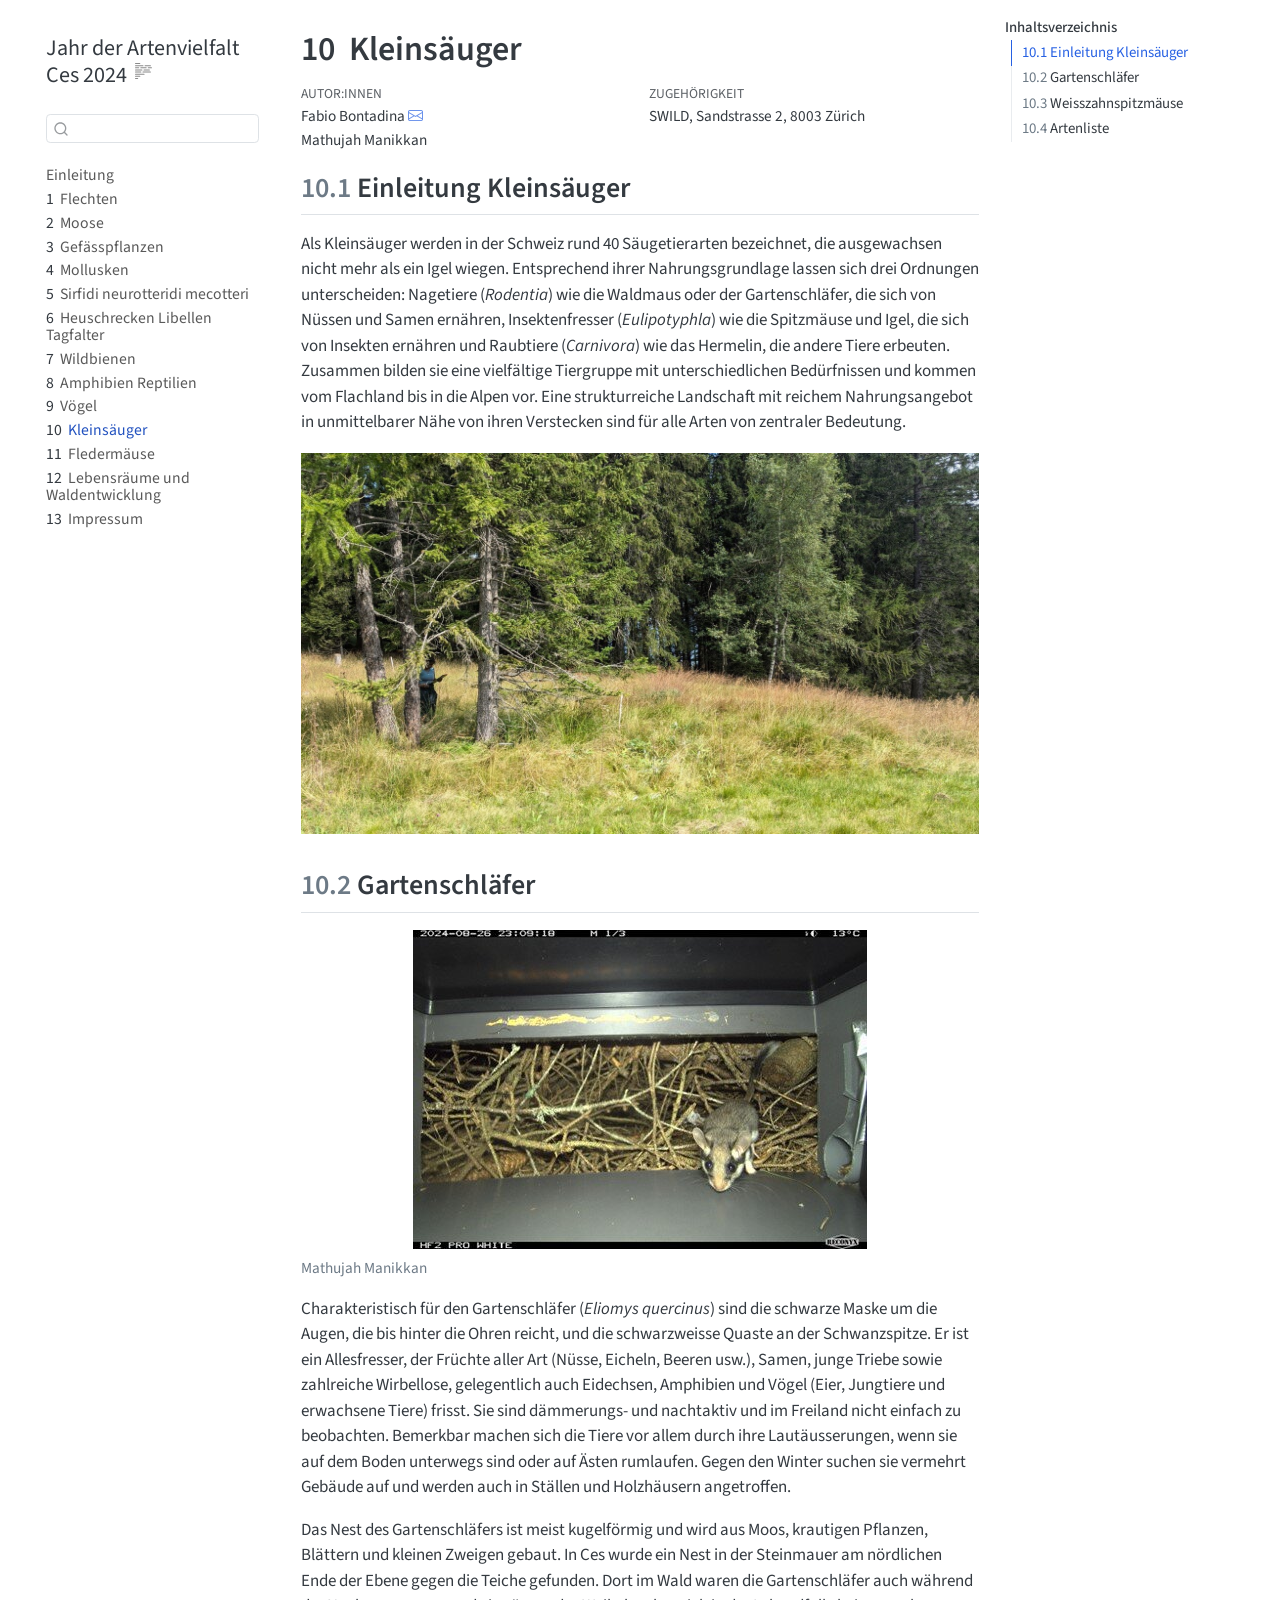
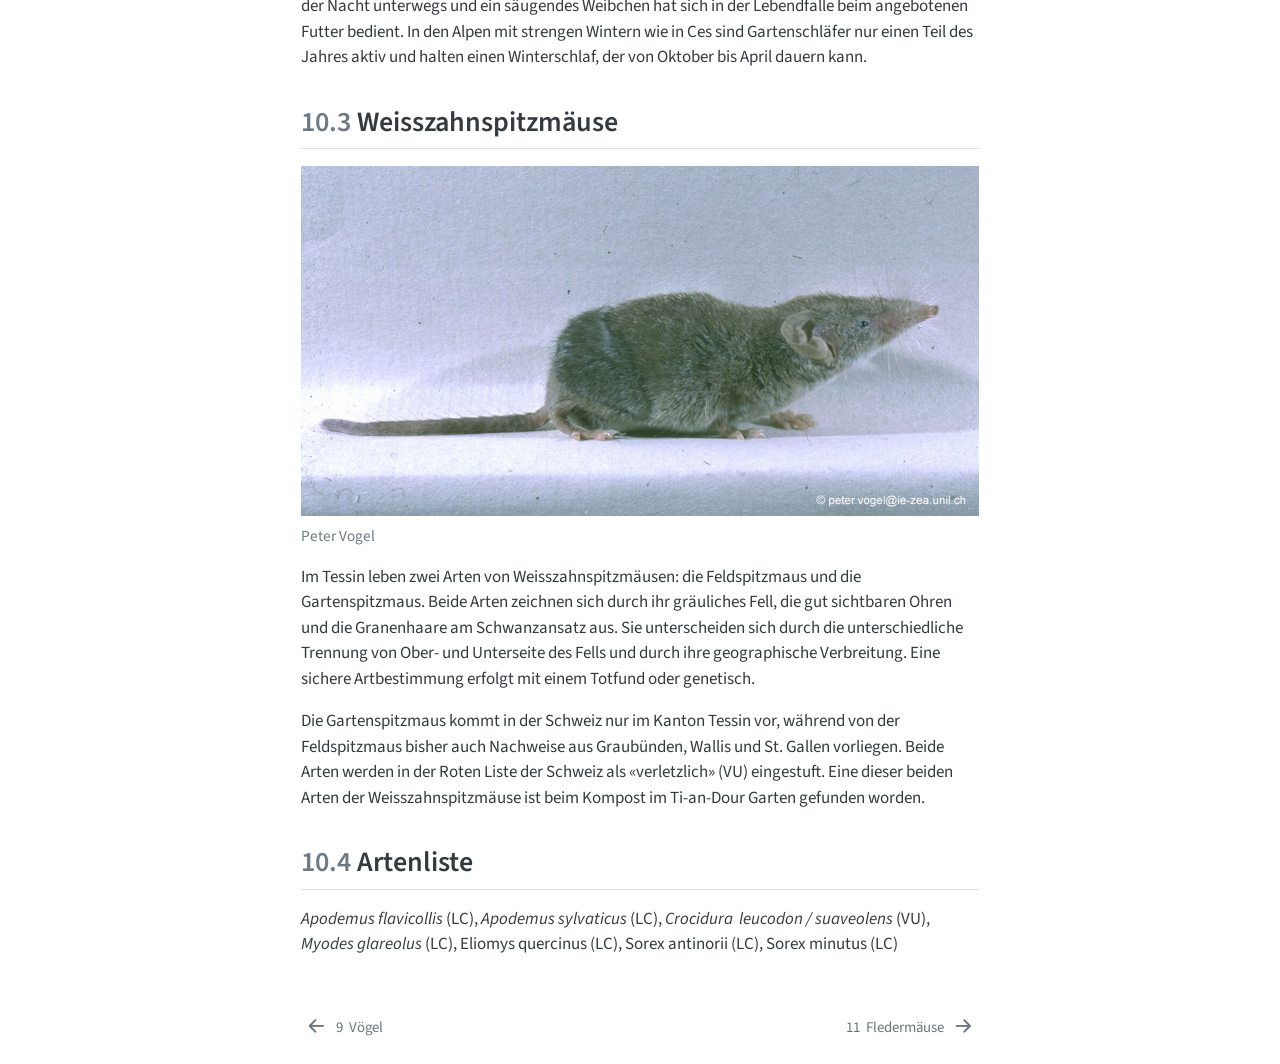
<file: publikumsbericht/Kleinsaeuger.html>
<!DOCTYPE html>
<html xmlns="http://www.w3.org/1999/xhtml" lang="de" xml:lang="de"><head>

<meta charset="utf-8">
<meta name="generator" content="quarto-1.9.36">

<meta name="viewport" content="width=device-width, initial-scale=1.0, user-scalable=yes">

<meta name="author" content="Fabio Bontadina">
<meta name="author" content="Mathujah Manikkan">

<title>10&nbsp; Kleinsäuger – Jahr der Artenvielfalt Ces 2024</title>
<style>
/* Default styles provided by pandoc.
** See https://pandoc.org/MANUAL.html#variables-for-html for config info.
*/
code{white-space: pre-wrap;}
span.smallcaps{font-variant: small-caps;}
div.columns{display: flex; gap: min(4vw, 1.5em);}
div.column{flex: auto; overflow-x: auto;}
div.hanging-indent{margin-left: 1.5em; text-indent: -1.5em;}
ul.task-list{list-style: none;}
ul.task-list li input[type="checkbox"] {
  width: 0.8em;
  margin: 0 0.8em 0.2em -1em; /* quarto-specific, see https://github.com/quarto-dev/quarto-cli/issues/4556 */ 
  vertical-align: middle;
}
</style>


<script src="../site_libs/quarto-nav/quarto-nav.js"></script>
<script src="../site_libs/quarto-nav/headroom.min.js"></script>
<script src="../site_libs/clipboard/clipboard.min.js"></script>
<script src="../site_libs/quarto-search/autocomplete.umd.js"></script>
<script src="../site_libs/quarto-search/fuse.min.js"></script>
<script src="../site_libs/quarto-search/quarto-search.js"></script>
<meta name="quarto:offset" content="../">
<link href="../publikumsbericht/Fledermäuse.html" rel="next">
<link href="../publikumsbericht/Vögel.html" rel="prev">
<script src="../site_libs/quarto-html/quarto.js" type="module"></script>
<script src="../site_libs/quarto-html/tabsets/tabsets.js" type="module"></script>
<script src="../site_libs/quarto-html/popper.min.js"></script>
<script src="../site_libs/quarto-html/tippy.umd.min.js"></script>
<script src="../site_libs/quarto-html/anchor.min.js"></script>
<link href="../site_libs/quarto-html/tippy.css" rel="stylesheet">
<link href="../site_libs/quarto-html/quarto-syntax-highlighting-845c23b38eaddc0f92fda52bfe77a8c8.css" rel="stylesheet" id="quarto-text-highlighting-styles">
<script src="../site_libs/bootstrap/bootstrap.min.js"></script>
<link href="../site_libs/bootstrap/bootstrap-icons.css" rel="stylesheet">
<link href="../site_libs/bootstrap/bootstrap-8aa4e2a097a30a61f637777cefac19a3.min.css" rel="stylesheet" append-hash="true" id="quarto-bootstrap" data-mode="light">
<script id="quarto-search-options" type="application/json">{
  "location": "sidebar",
  "copy-button": false,
  "collapse-after": 3,
  "panel-placement": "start",
  "type": "textbox",
  "limit": 50,
  "keyboard-shortcut": [
    "f",
    "/",
    "s"
  ],
  "show-item-context": false,
  "language": {
    "search-no-results-text": "Keine Treffer",
    "search-matching-documents-text": "Treffer",
    "search-copy-link-title": "Link in die Suche kopieren",
    "search-hide-matches-text": "Zusätzliche Treffer verbergen",
    "search-more-match-text": "weitere Treffer in diesem Dokument",
    "search-more-matches-text": "weitere Treffer in diesem Dokument",
    "search-clear-button-title": "Zurücksetzen",
    "search-text-placeholder": "",
    "search-detached-cancel-button-title": "Abbrechen",
    "search-submit-button-title": "Abschicken",
    "search-label": "Suchen"
  }
}</script>


<link rel="stylesheet" href="../style.css">
</head>

<body class="nav-sidebar floating quarto-light">

<div id="quarto-search-results"></div>
  <header id="quarto-header" class="headroom fixed-top">
  <nav class="quarto-secondary-nav">
    <div class="container-fluid d-flex">
      <button type="button" class="quarto-btn-toggle btn" data-bs-toggle="collapse" role="button" data-bs-target=".quarto-sidebar-collapse-item" aria-controls="quarto-sidebar" aria-expanded="false" aria-label="Seitenleiste umschalten" onclick="if (window.quartoToggleHeadroom) { window.quartoToggleHeadroom(); }">
        <i class="bi bi-layout-text-sidebar-reverse"></i>
      </button>
        <nav class="quarto-page-breadcrumbs" aria-label="breadcrumb"><ol class="breadcrumb"><li class="breadcrumb-item"><a href="../publikumsbericht/Kleinsaeuger.html"><span class="chapter-number">10</span>&nbsp; <span class="chapter-title">Kleinsäuger</span></a></li></ol></nav>
        <a class="flex-grow-1" role="navigation" data-bs-toggle="collapse" data-bs-target=".quarto-sidebar-collapse-item" aria-controls="quarto-sidebar" aria-expanded="false" aria-label="Seitenleiste umschalten" onclick="if (window.quartoToggleHeadroom) { window.quartoToggleHeadroom(); }">      
        </a>
      <button type="button" class="btn quarto-search-button" aria-label="Suchen" onclick="window.quartoOpenSearch();">
        <i class="bi bi-search"></i>
      </button>
    </div>
  </nav>
</header>
<!-- content -->
<div id="quarto-content" class="quarto-container page-columns page-rows-contents page-layout-article">
<!-- sidebar -->
  <nav id="quarto-sidebar" class="sidebar collapse collapse-horizontal quarto-sidebar-collapse-item sidebar-navigation floating overflow-auto">
    <div class="pt-lg-2 mt-2 text-left sidebar-header">
    <div class="sidebar-title mb-0 py-0">
      <a href="../">Jahr der Artenvielfalt Ces 2024</a> 
        <div class="sidebar-tools-main">
  <a href="" class="quarto-reader-toggle quarto-navigation-tool px-1" onclick="window.quartoToggleReader(); return false;" title="Lesemodus umschalten">
  <div class="quarto-reader-toggle-btn">
  <i class="bi"></i>
  </div>
</a>
</div>
    </div>
      </div>
        <div class="mt-2 flex-shrink-0 align-items-center">
        <div class="sidebar-search">
        <div id="quarto-search" class="" title="Suchen"></div>
        </div>
        </div>
    <div class="sidebar-menu-container"> 
    <ul class="list-unstyled mt-1">
        <li class="sidebar-item">
  <div class="sidebar-item-container"> 
  <a href="../index.html" class="sidebar-item-text sidebar-link">
 <span class="menu-text">Einleitung</span></a>
  </div>
</li>
        <li class="sidebar-item">
  <div class="sidebar-item-container"> 
  <a href="../publikumsbericht/Flechten.html" class="sidebar-item-text sidebar-link">
 <span class="menu-text"><span class="chapter-number">1</span>&nbsp; <span class="chapter-title">Flechten</span></span></a>
  </div>
</li>
        <li class="sidebar-item">
  <div class="sidebar-item-container"> 
  <a href="../publikumsbericht/Moose.html" class="sidebar-item-text sidebar-link">
 <span class="menu-text"><span class="chapter-number">2</span>&nbsp; <span class="chapter-title">Moose</span></span></a>
  </div>
</li>
        <li class="sidebar-item">
  <div class="sidebar-item-container"> 
  <a href="../publikumsbericht/Gefässpflanzen.html" class="sidebar-item-text sidebar-link">
 <span class="menu-text"><span class="chapter-number">3</span>&nbsp; <span class="chapter-title">Gefässpflanzen</span></span></a>
  </div>
</li>
        <li class="sidebar-item">
  <div class="sidebar-item-container"> 
  <a href="../publikumsbericht/Mollusken.html" class="sidebar-item-text sidebar-link">
 <span class="menu-text"><span class="chapter-number">4</span>&nbsp; <span class="chapter-title">Mollusken</span></span></a>
  </div>
</li>
        <li class="sidebar-item">
  <div class="sidebar-item-container"> 
  <a href="../publikumsbericht/Sirfidi_neurotteridi_mecotteri.html" class="sidebar-item-text sidebar-link">
 <span class="menu-text"><span class="chapter-number">5</span>&nbsp; <span class="chapter-title">Sirfidi neurotteridi mecotteri</span></span></a>
  </div>
</li>
        <li class="sidebar-item">
  <div class="sidebar-item-container"> 
  <a href="../publikumsbericht/Heuschrecken_Libellen_Tagfalter.html" class="sidebar-item-text sidebar-link">
 <span class="menu-text"><span class="chapter-number">6</span>&nbsp; <span class="chapter-title">Heuschrecken Libellen Tagfalter</span></span></a>
  </div>
</li>
        <li class="sidebar-item">
  <div class="sidebar-item-container"> 
  <a href="../publikumsbericht/Wildbienen.html" class="sidebar-item-text sidebar-link">
 <span class="menu-text"><span class="chapter-number">7</span>&nbsp; <span class="chapter-title">Wildbienen</span></span></a>
  </div>
</li>
        <li class="sidebar-item">
  <div class="sidebar-item-container"> 
  <a href="../publikumsbericht/Amphibien_Reptilien.html" class="sidebar-item-text sidebar-link">
 <span class="menu-text"><span class="chapter-number">8</span>&nbsp; <span class="chapter-title">Amphibien Reptilien</span></span></a>
  </div>
</li>
        <li class="sidebar-item">
  <div class="sidebar-item-container"> 
  <a href="../publikumsbericht/Vögel.html" class="sidebar-item-text sidebar-link">
 <span class="menu-text"><span class="chapter-number">9</span>&nbsp; <span class="chapter-title">Vögel</span></span></a>
  </div>
</li>
        <li class="sidebar-item">
  <div class="sidebar-item-container"> 
  <a href="../publikumsbericht/Kleinsaeuger.html" class="sidebar-item-text sidebar-link active">
 <span class="menu-text"><span class="chapter-number">10</span>&nbsp; <span class="chapter-title">Kleinsäuger</span></span></a>
  </div>
</li>
        <li class="sidebar-item">
  <div class="sidebar-item-container"> 
  <a href="../publikumsbericht/Fledermäuse.html" class="sidebar-item-text sidebar-link">
 <span class="menu-text"><span class="chapter-number">11</span>&nbsp; <span class="chapter-title">Fledermäuse</span></span></a>
  </div>
</li>
        <li class="sidebar-item">
  <div class="sidebar-item-container"> 
  <a href="../publikumsbericht/Waldentwicklung.html" class="sidebar-item-text sidebar-link">
 <span class="menu-text"><span class="chapter-number">12</span>&nbsp; <span class="chapter-title">Lebensräume und Waldentwicklung</span></span></a>
  </div>
</li>
        <li class="sidebar-item">
  <div class="sidebar-item-container"> 
  <a href="../publikumsbericht/impressum.html" class="sidebar-item-text sidebar-link">
 <span class="menu-text"><span class="chapter-number">13</span>&nbsp; <span class="chapter-title">Impressum</span></span></a>
  </div>
</li>
    </ul>
    </div>
</nav>
<div id="quarto-sidebar-glass" class="quarto-sidebar-collapse-item" data-bs-toggle="collapse" data-bs-target=".quarto-sidebar-collapse-item"></div>
<!-- margin-sidebar -->
    <div id="quarto-margin-sidebar" class="sidebar margin-sidebar">
        <nav id="TOC" role="doc-toc" class="toc-active">
    <h2 id="toc-title">Inhaltsverzeichnis</h2>
   
  <ul>
  <li><a href="#einleitung-kleinsäuger" id="toc-einleitung-kleinsäuger" class="nav-link active" data-scroll-target="#einleitung-kleinsäuger"><span class="header-section-number">10.1</span> Einleitung Kleinsäuger</a></li>
  <li><a href="#gartenschläfer" id="toc-gartenschläfer" class="nav-link" data-scroll-target="#gartenschläfer"><span class="header-section-number">10.2</span> Gartenschläfer</a></li>
  <li><a href="#weisszahnspitzmäuse" id="toc-weisszahnspitzmäuse" class="nav-link" data-scroll-target="#weisszahnspitzmäuse"><span class="header-section-number">10.3</span> Weisszahnspitzmäuse</a></li>
  <li><a href="#artenliste" id="toc-artenliste" class="nav-link" data-scroll-target="#artenliste"><span class="header-section-number">10.4</span> Artenliste</a></li>
  </ul>
</nav>
    </div>
<!-- main -->
<main class="content" id="quarto-document-content">

<header id="title-block-header" class="quarto-title-block default">
<div class="quarto-title">
<h1 class="title"><span class="chapter-number">10</span>&nbsp; <span class="chapter-title">Kleinsäuger</span></h1>
</div>


<div class="quarto-title-meta-author">
  <div class="quarto-title-meta-heading">Autor:innen</div>
  <div class="quarto-title-meta-heading">Zugehörigkeit</div>
  
    <div class="quarto-title-meta-contents">
    <p class="author">Fabio Bontadina <a href="mailto:fabio.bontadina@swild.ch" class="quarto-title-author-email"><i class="bi bi-envelope"></i></a> </p>
  </div>
  <div class="quarto-title-meta-contents">
        <p class="affiliation">
            SWILD, Sandstrasse 2, 8003 Zürich
          </p>
      </div>
    <div class="quarto-title-meta-contents">
    <p class="author">Mathujah Manikkan </p>
  </div>
  <div class="quarto-title-meta-contents">
      </div>
  </div>

<div class="quarto-title-meta">

      
  
    
  </div>
  


</header>


<section id="einleitung-kleinsäuger" class="level2" data-number="10.1">
<h2 data-number="10.1" class="anchored" data-anchor-id="einleitung-kleinsäuger"><span class="header-section-number">10.1</span> Einleitung Kleinsäuger</h2>
<p>Als Kleinsäuger werden in der Schweiz rund 40 Säugetierarten bezeichnet, die ausgewachsen nicht mehr als ein Igel wiegen. Entsprechend ihrer Nahrungsgrundlage lassen sich drei Ordnungen unterscheiden: Nagetiere (<em>Rodentia</em>) wie die Waldmaus oder der Gartenschläfer, die sich von Nüssen und Samen ernähren, Insektenfresser (<em>Eulipotyphla</em>) wie die Spitzmäuse und Igel, die sich von Insekten ernähren und Raubtiere (<em>Carnivora</em>) wie das Hermelin, die andere Tiere erbeuten. Zusammen bilden sie eine vielfältige Tiergruppe mit unterschiedlichen Bedürfnissen und kommen vom Flachland bis in die Alpen vor. Eine strukturreiche Landschaft mit reichem Nahrungsangebot in unmittelbarer Nähe von ihren Verstecken sind für alle Arten von zentraler Bedeutung.</p>
<p><img src="../images/kls_2_p.jpg" class="img-fluid"></p>
</section>
<section id="gartenschläfer" class="level2" data-number="10.2">
<h2 data-number="10.2" class="anchored" data-anchor-id="gartenschläfer"><span class="header-section-number">10.2</span> Gartenschläfer</h2>
<div class="quarto-figure quarto-figure-center">
<figure class="figure">
<p><img src="../images/Gartenschlaefer_Mathujah_Manikkan_SWILD.jpg" class="img-fluid figure-img"></p>
<figcaption>Mathujah Manikkan</figcaption>
</figure>
</div>
<p>Charakteristisch für den Gartenschläfer (<em>Eliomys quercinus</em>) sind die schwarze Maske um die Augen, die bis hinter die Ohren reicht, und die schwarzweisse Quaste an der Schwanzspitze. Er ist ein Allesfresser, der Früchte aller Art (Nüsse, Eicheln, Beeren usw.), Samen, junge Triebe sowie zahlreiche Wirbellose, gelegentlich auch Eidechsen, Amphibien und Vögel (Eier, Jungtiere und erwachsene Tiere) frisst. Sie sind dämmerungs- und nachtaktiv und im Freiland nicht einfach zu beobachten. Bemerkbar machen sich die Tiere vor allem durch ihre Lautäusserungen, wenn sie auf dem Boden unterwegs sind oder auf Ästen rumlaufen. Gegen den Winter suchen sie vermehrt Gebäude auf und werden auch in Ställen und Holzhäusern angetroffen.</p>
<p>Das Nest des Gartenschläfers ist meist kugelförmig und wird aus Moos, krautigen Pflanzen, Blättern und kleinen Zweigen gebaut. In Ces wurde ein Nest in der Steinmauer am nördlichen Ende der Ebene gegen die Teiche gefunden. Dort im Wald waren die Gartenschläfer auch während der Nacht unterwegs und ein säugendes Weibchen hat sich in der Lebendfalle beim angebotenen Futter bedient. In den Alpen mit strengen Wintern wie in Ces sind Gartenschläfer nur einen Teil des Jahres aktiv und halten einen Winterschlaf, der von Oktober bis April dauern kann.</p>
</section>
<section id="weisszahnspitzmäuse" class="level2" data-number="10.3">
<h2 data-number="10.3" class="anchored" data-anchor-id="weisszahnspitzmäuse"><span class="header-section-number">10.3</span> Weisszahnspitzmäuse</h2>
<div class="quarto-figure quarto-figure-center">
<figure class="figure">
<p><img src="../images/Gartenspitzmaus_Peter_Vogel_ie-zea.unil.ch.jpg" class="img-fluid figure-img"></p>
<figcaption>Peter Vogel</figcaption>
</figure>
</div>
<p>Im Tessin leben zwei Arten von Weisszahnspitzmäusen: die Feldspitzmaus und die Gartenspitzmaus. Beide Arten zeichnen sich durch ihr gräuliches Fell, die gut sichtbaren Ohren und die Granenhaare am Schwanzansatz aus. Sie unterscheiden sich durch die unterschiedliche Trennung von Ober- und Unterseite des Fells und durch ihre geographische Verbreitung. Eine sichere Artbestimmung erfolgt mit einem Totfund oder genetisch.</p>
<p>Die Gartenspitzmaus kommt in der Schweiz nur im Kanton Tessin vor, während von der Feldspitzmaus bisher auch Nachweise aus Graubünden, Wallis und St.&nbsp;Gallen vorliegen. Beide Arten werden in der Roten Liste der Schweiz als «verletzlich» (VU) eingestuft. Eine dieser beiden Arten der Weisszahnspitzmäuse ist beim Kompost im Ti-an-Dour Garten gefunden worden.</p>
</section>
<section id="artenliste" class="level2" data-number="10.4">
<h2 data-number="10.4" class="anchored" data-anchor-id="artenliste"><span class="header-section-number">10.4</span> Artenliste</h2>
<p><em>Apodemus flavicollis</em> (LC), <em>Apodemus sylvaticus</em> (LC), <em>Crocidura&nbsp; leucodon / suaveolens</em> (VU), <em>Myodes glareolus</em> (LC), Eliomys&nbsp;quercinus (LC), Sorex&nbsp;antinorii (LC), Sorex&nbsp;minutus (LC)</p>


</section>

</main> <!-- /main -->
<script id="quarto-html-after-body" type="application/javascript">
  window.document.addEventListener("DOMContentLoaded", function (event) {
    const icon = "";
    const anchorJS = new window.AnchorJS();
    anchorJS.options = {
      placement: 'right',
      icon: icon
    };
    anchorJS.add('.anchored');
    const isCodeAnnotation = (el) => {
      for (const clz of el.classList) {
        if (clz.startsWith('code-annotation-')) {                     
          return true;
        }
      }
      return false;
    }
    const onCopySuccess = function(e) {
      // button target
      const button = e.trigger;
      // don't keep focus
      button.blur();
      // flash "checked"
      button.classList.add('code-copy-button-checked');
      var currentTitle = button.getAttribute("title");
      button.setAttribute("title", "Kopiert");
      let tooltip;
      if (window.bootstrap) {
        button.setAttribute("data-bs-toggle", "tooltip");
        button.setAttribute("data-bs-placement", "left");
        button.setAttribute("data-bs-title", "Kopiert");
        tooltip = new bootstrap.Tooltip(button, 
          { trigger: "manual", 
            customClass: "code-copy-button-tooltip",
            offset: [0, -8]});
        tooltip.show();    
      }
      setTimeout(function() {
        if (tooltip) {
          tooltip.hide();
          button.removeAttribute("data-bs-title");
          button.removeAttribute("data-bs-toggle");
          button.removeAttribute("data-bs-placement");
        }
        button.setAttribute("title", currentTitle);
        button.classList.remove('code-copy-button-checked');
      }, 1000);
      // clear code selection
      e.clearSelection();
    }
    const getTextToCopy = function(trigger) {
      const outerScaffold = trigger.parentElement.cloneNode(true);
      const codeEl = outerScaffold.querySelector('code');
      for (const childEl of codeEl.children) {
        if (isCodeAnnotation(childEl)) {
          childEl.remove();
        }
      }
      return codeEl.innerText;
    }
    const clipboard = new window.ClipboardJS('.code-copy-button:not([data-in-quarto-modal])', {
      text: getTextToCopy
    });
    clipboard.on('success', onCopySuccess);
    if (window.document.getElementById('quarto-embedded-source-code-modal')) {
      const clipboardModal = new window.ClipboardJS('.code-copy-button[data-in-quarto-modal]', {
        text: getTextToCopy,
        container: window.document.getElementById('quarto-embedded-source-code-modal')
      });
      clipboardModal.on('success', onCopySuccess);
    }
      var localhostRegex = new RegExp(/^(?:http|https):\/\/localhost\:?[0-9]*\//);
      var mailtoRegex = new RegExp(/^mailto:/);
        var filterRegex = new RegExp('/' + window.location.host + '/');
      var isInternal = (href) => {
          return filterRegex.test(href) || localhostRegex.test(href) || mailtoRegex.test(href);
      }
      // Inspect non-navigation links and adorn them if external
     var links = window.document.querySelectorAll('a[href]:not(.nav-link):not(.navbar-brand):not(.toc-action):not(.sidebar-link):not(.sidebar-item-toggle):not(.pagination-link):not(.no-external):not([aria-hidden]):not(.dropdown-item):not(.quarto-navigation-tool):not(.about-link)');
      for (var i=0; i<links.length; i++) {
        const link = links[i];
        if (!isInternal(link.href)) {
          // undo the damage that might have been done by quarto-nav.js in the case of
          // links that we want to consider external
          if (link.dataset.originalHref !== undefined) {
            link.href = link.dataset.originalHref;
          }
        }
      }
    function tippyHover(el, contentFn, onTriggerFn, onUntriggerFn) {
      const config = {
        allowHTML: true,
        maxWidth: 500,
        delay: 100,
        arrow: false,
        appendTo: function(el) {
            return el.parentElement;
        },
        interactive: true,
        interactiveBorder: 10,
        theme: 'quarto',
        placement: 'bottom-start',
      };
      if (contentFn) {
        config.content = contentFn;
      }
      if (onTriggerFn) {
        config.onTrigger = onTriggerFn;
      }
      if (onUntriggerFn) {
        config.onUntrigger = onUntriggerFn;
      }
      window.tippy(el, config); 
    }
    const noterefs = window.document.querySelectorAll('a[role="doc-noteref"]');
    for (var i=0; i<noterefs.length; i++) {
      const ref = noterefs[i];
      tippyHover(ref, function() {
        // use id or data attribute instead here
        let href = ref.getAttribute('data-footnote-href') || ref.getAttribute('href');
        try { href = new URL(href).hash; } catch {}
        const id = href.replace(/^#\/?/, "");
        const note = window.document.getElementById(id);
        if (note) {
          return note.innerHTML;
        } else {
          return "";
        }
      });
    }
    const xrefs = window.document.querySelectorAll('a.quarto-xref');
    const processXRef = (id, note) => {
      // Strip column container classes
      const stripColumnClz = (el) => {
        el.classList.remove("page-full", "page-columns");
        if (el.children) {
          for (const child of el.children) {
            stripColumnClz(child);
          }
        }
      }
      stripColumnClz(note)
      if (id === null || id.startsWith('sec-')) {
        // Special case sections, only their first couple elements
        const container = document.createElement("div");
        if (note.children && note.children.length > 2) {
          container.appendChild(note.children[0].cloneNode(true));
          for (let i = 1; i < note.children.length; i++) {
            const child = note.children[i];
            if (child.tagName === "P" && child.innerText === "") {
              continue;
            } else {
              container.appendChild(child.cloneNode(true));
              break;
            }
          }
          if (window.Quarto?.typesetMath) {
            window.Quarto.typesetMath(container);
          }
          return container.innerHTML
        } else {
          if (window.Quarto?.typesetMath) {
            window.Quarto.typesetMath(note);
          }
          return note.innerHTML;
        }
      } else {
        // Remove any anchor links if they are present
        const anchorLink = note.querySelector('a.anchorjs-link');
        if (anchorLink) {
          anchorLink.remove();
        }
        if (window.Quarto?.typesetMath) {
          window.Quarto.typesetMath(note);
        }
        if (note.classList.contains("callout")) {
          return note.outerHTML;
        } else {
          return note.innerHTML;
        }
      }
    }
    for (var i=0; i<xrefs.length; i++) {
      const xref = xrefs[i];
      tippyHover(xref, undefined, function(instance) {
        instance.disable();
        let url = xref.getAttribute('href');
        let hash = undefined; 
        if (url.startsWith('#')) {
          hash = url;
        } else {
          try { hash = new URL(url).hash; } catch {}
        }
        if (hash) {
          const id = hash.replace(/^#\/?/, "");
          const note = window.document.getElementById(id);
          if (note !== null) {
            try {
              const html = processXRef(id, note.cloneNode(true));
              instance.setContent(html);
            } finally {
              instance.enable();
              instance.show();
            }
          } else {
            // See if we can fetch this
            fetch(url.split('#')[0])
            .then(res => res.text())
            .then(html => {
              const parser = new DOMParser();
              const htmlDoc = parser.parseFromString(html, "text/html");
              const note = htmlDoc.getElementById(id);
              if (note !== null) {
                const html = processXRef(id, note);
                instance.setContent(html);
              } 
            }).finally(() => {
              instance.enable();
              instance.show();
            });
          }
        } else {
          // See if we can fetch a full url (with no hash to target)
          // This is a special case and we should probably do some content thinning / targeting
          fetch(url)
          .then(res => res.text())
          .then(html => {
            const parser = new DOMParser();
            const htmlDoc = parser.parseFromString(html, "text/html");
            const note = htmlDoc.querySelector('main.content');
            if (note !== null) {
              // This should only happen for chapter cross references
              // (since there is no id in the URL)
              // remove the first header
              if (note.children.length > 0 && note.children[0].tagName === "HEADER") {
                note.children[0].remove();
              }
              const html = processXRef(null, note);
              instance.setContent(html);
            } 
          }).finally(() => {
            instance.enable();
            instance.show();
          });
        }
      }, function(instance) {
      });
    }
        let selectedAnnoteEl;
        const selectorForAnnotation = ( cell, annotation) => {
          let cellAttr = 'data-code-cell="' + cell + '"';
          let lineAttr = 'data-code-annotation="' +  annotation + '"';
          const selector = 'span[' + cellAttr + '][' + lineAttr + ']';
          return selector;
        }
        const selectCodeLines = (annoteEl) => {
          const doc = window.document;
          const targetCell = annoteEl.getAttribute("data-target-cell");
          const targetAnnotation = annoteEl.getAttribute("data-target-annotation");
          const annoteSpan = window.document.querySelector(selectorForAnnotation(targetCell, targetAnnotation));
          const lines = annoteSpan.getAttribute("data-code-lines").split(",");
          const lineIds = lines.map((line) => {
            return targetCell + "-" + line;
          })
          let top = null;
          let height = null;
          let parent = null;
          if (lineIds.length > 0) {
              //compute the position of the single el (top and bottom and make a div)
              const el = window.document.getElementById(lineIds[0]);
              top = el.offsetTop;
              height = el.offsetHeight;
              parent = el.parentElement.parentElement;
            if (lineIds.length > 1) {
              const lastEl = window.document.getElementById(lineIds[lineIds.length - 1]);
              const bottom = lastEl.offsetTop + lastEl.offsetHeight;
              height = bottom - top;
            }
            if (top !== null && height !== null && parent !== null) {
              // cook up a div (if necessary) and position it 
              let div = window.document.getElementById("code-annotation-line-highlight");
              if (div === null) {
                div = window.document.createElement("div");
                div.setAttribute("id", "code-annotation-line-highlight");
                div.style.position = 'absolute';
                parent.appendChild(div);
              }
              div.style.top = top - 2 + "px";
              div.style.height = height + 4 + "px";
              div.style.left = 0;
              let gutterDiv = window.document.getElementById("code-annotation-line-highlight-gutter");
              if (gutterDiv === null) {
                gutterDiv = window.document.createElement("div");
                gutterDiv.setAttribute("id", "code-annotation-line-highlight-gutter");
                gutterDiv.style.position = 'absolute';
                const codeCell = window.document.getElementById(targetCell);
                const gutter = codeCell.querySelector('.code-annotation-gutter');
                gutter.appendChild(gutterDiv);
              }
              gutterDiv.style.top = top - 2 + "px";
              gutterDiv.style.height = height + 4 + "px";
            }
            selectedAnnoteEl = annoteEl;
          }
        };
        const unselectCodeLines = () => {
          const elementsIds = ["code-annotation-line-highlight", "code-annotation-line-highlight-gutter"];
          elementsIds.forEach((elId) => {
            const div = window.document.getElementById(elId);
            if (div) {
              div.remove();
            }
          });
          selectedAnnoteEl = undefined;
        };
          // Handle positioning of the toggle
      window.addEventListener(
        "resize",
        throttle(() => {
          elRect = undefined;
          if (selectedAnnoteEl) {
            selectCodeLines(selectedAnnoteEl);
          }
        }, 10)
      );
      function throttle(fn, ms) {
      let throttle = false;
      let timer;
        return (...args) => {
          if(!throttle) { // first call gets through
              fn.apply(this, args);
              throttle = true;
          } else { // all the others get throttled
              if(timer) clearTimeout(timer); // cancel #2
              timer = setTimeout(() => {
                fn.apply(this, args);
                timer = throttle = false;
              }, ms);
          }
        };
      }
        // Attach click handler to the DT
        const annoteDls = window.document.querySelectorAll('dt[data-target-cell]');
        for (const annoteDlNode of annoteDls) {
          annoteDlNode.addEventListener('click', (event) => {
            const clickedEl = event.target;
            if (clickedEl !== selectedAnnoteEl) {
              unselectCodeLines();
              const activeEl = window.document.querySelector('dt[data-target-cell].code-annotation-active');
              if (activeEl) {
                activeEl.classList.remove('code-annotation-active');
              }
              selectCodeLines(clickedEl);
              clickedEl.classList.add('code-annotation-active');
            } else {
              // Unselect the line
              unselectCodeLines();
              clickedEl.classList.remove('code-annotation-active');
            }
          });
        }
    const findCites = (el) => {
      const parentEl = el.parentElement;
      if (parentEl) {
        const cites = parentEl.dataset.cites;
        if (cites) {
          return {
            el,
            cites: cites.split(' ')
          };
        } else {
          return findCites(el.parentElement)
        }
      } else {
        return undefined;
      }
    };
    var bibliorefs = window.document.querySelectorAll('a[role="doc-biblioref"]');
    for (var i=0; i<bibliorefs.length; i++) {
      const ref = bibliorefs[i];
      const citeInfo = findCites(ref);
      if (citeInfo) {
        tippyHover(citeInfo.el, function() {
          var popup = window.document.createElement('div');
          citeInfo.cites.forEach(function(cite) {
            var citeDiv = window.document.createElement('div');
            citeDiv.classList.add('hanging-indent');
            citeDiv.classList.add('csl-entry');
            var biblioDiv = window.document.getElementById('ref-' + cite);
            if (biblioDiv) {
              citeDiv.innerHTML = biblioDiv.innerHTML;
            }
            popup.appendChild(citeDiv);
          });
          return popup.innerHTML;
        });
      }
    }
  });
  </script>
<nav class="page-navigation">
  <div class="nav-page nav-page-previous">
      <a href="../publikumsbericht/Vögel.html" class="pagination-link" aria-label="Vögel">
        <i class="bi bi-arrow-left-short"></i> <span class="nav-page-text"><span class="chapter-number">9</span>&nbsp; <span class="chapter-title">Vögel</span></span>
      </a>          
  </div>
  <div class="nav-page nav-page-next">
      <a href="../publikumsbericht/Fledermäuse.html" class="pagination-link" aria-label="Fledermäuse">
        <span class="nav-page-text"><span class="chapter-number">11</span>&nbsp; <span class="chapter-title">Fledermäuse</span></span> <i class="bi bi-arrow-right-short"></i>
      </a>
  </div>
</nav>
</div> <!-- /content -->




</body></html>
</file>
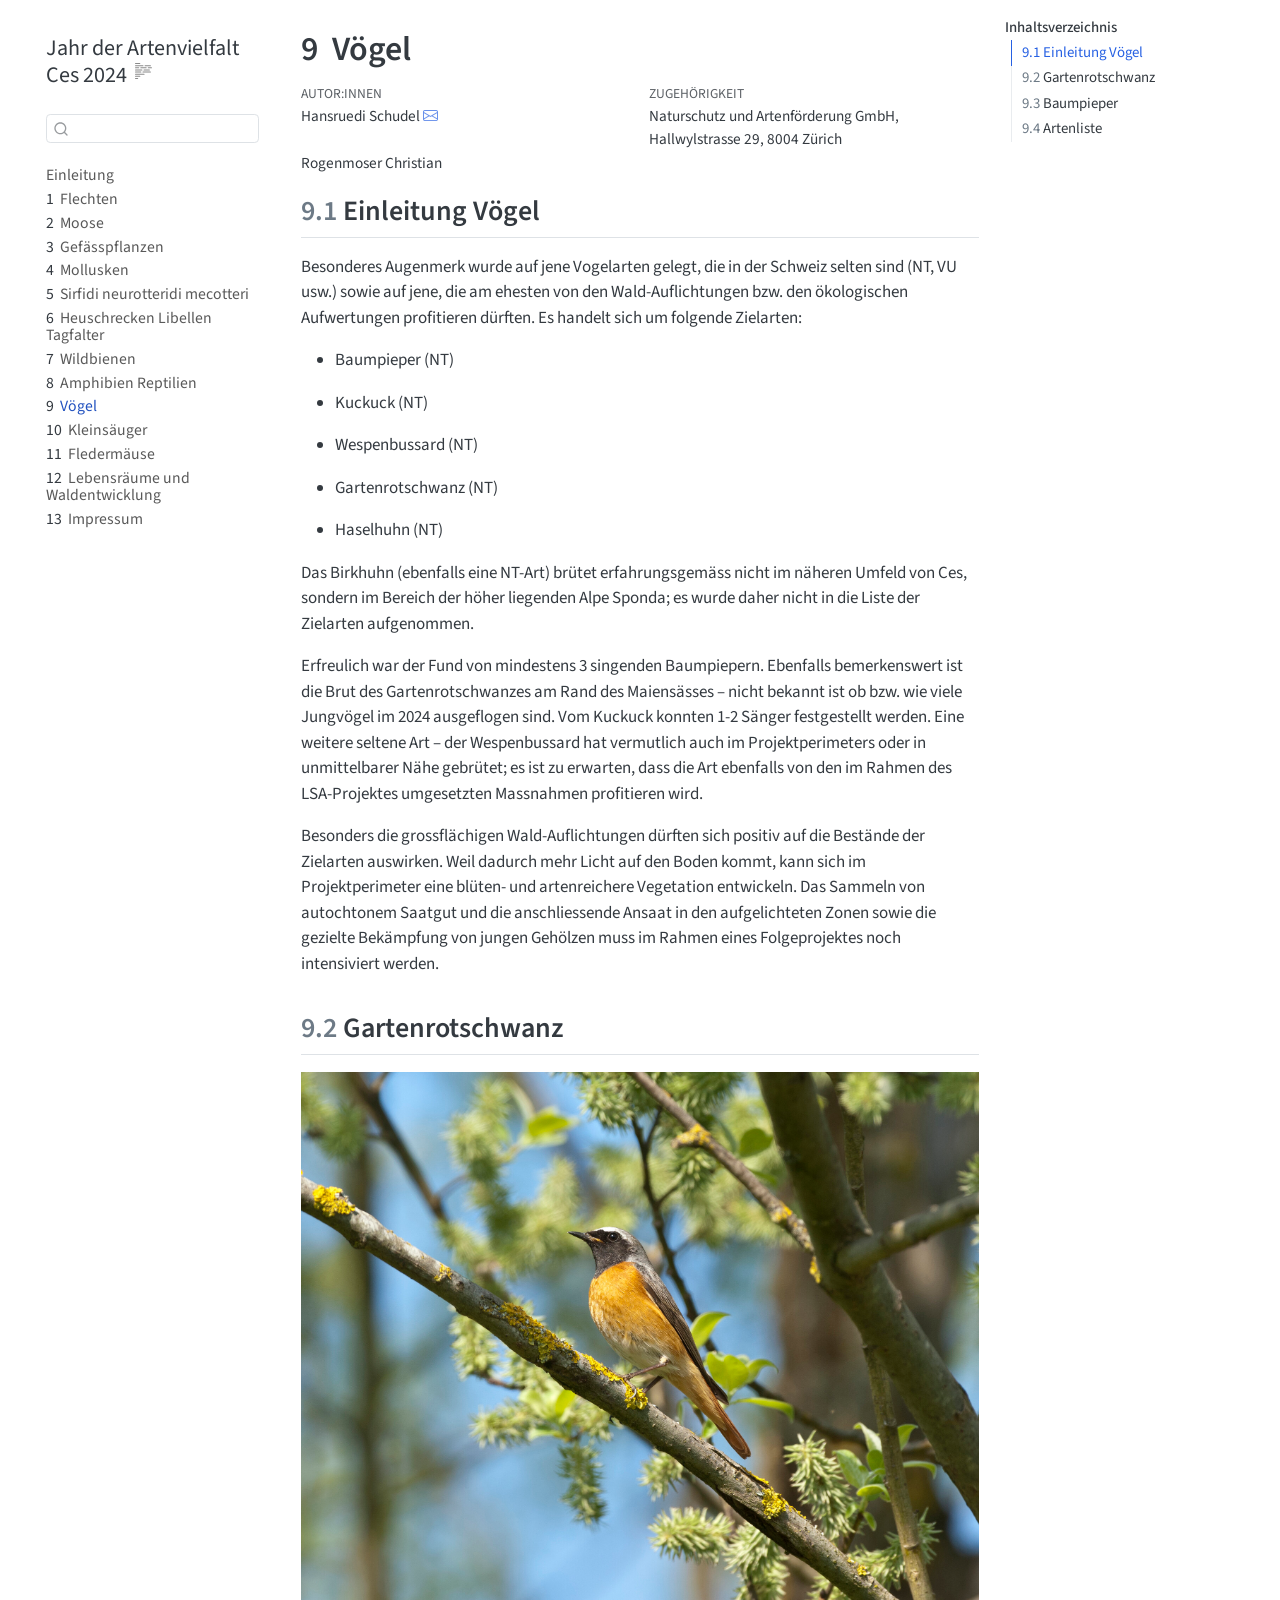
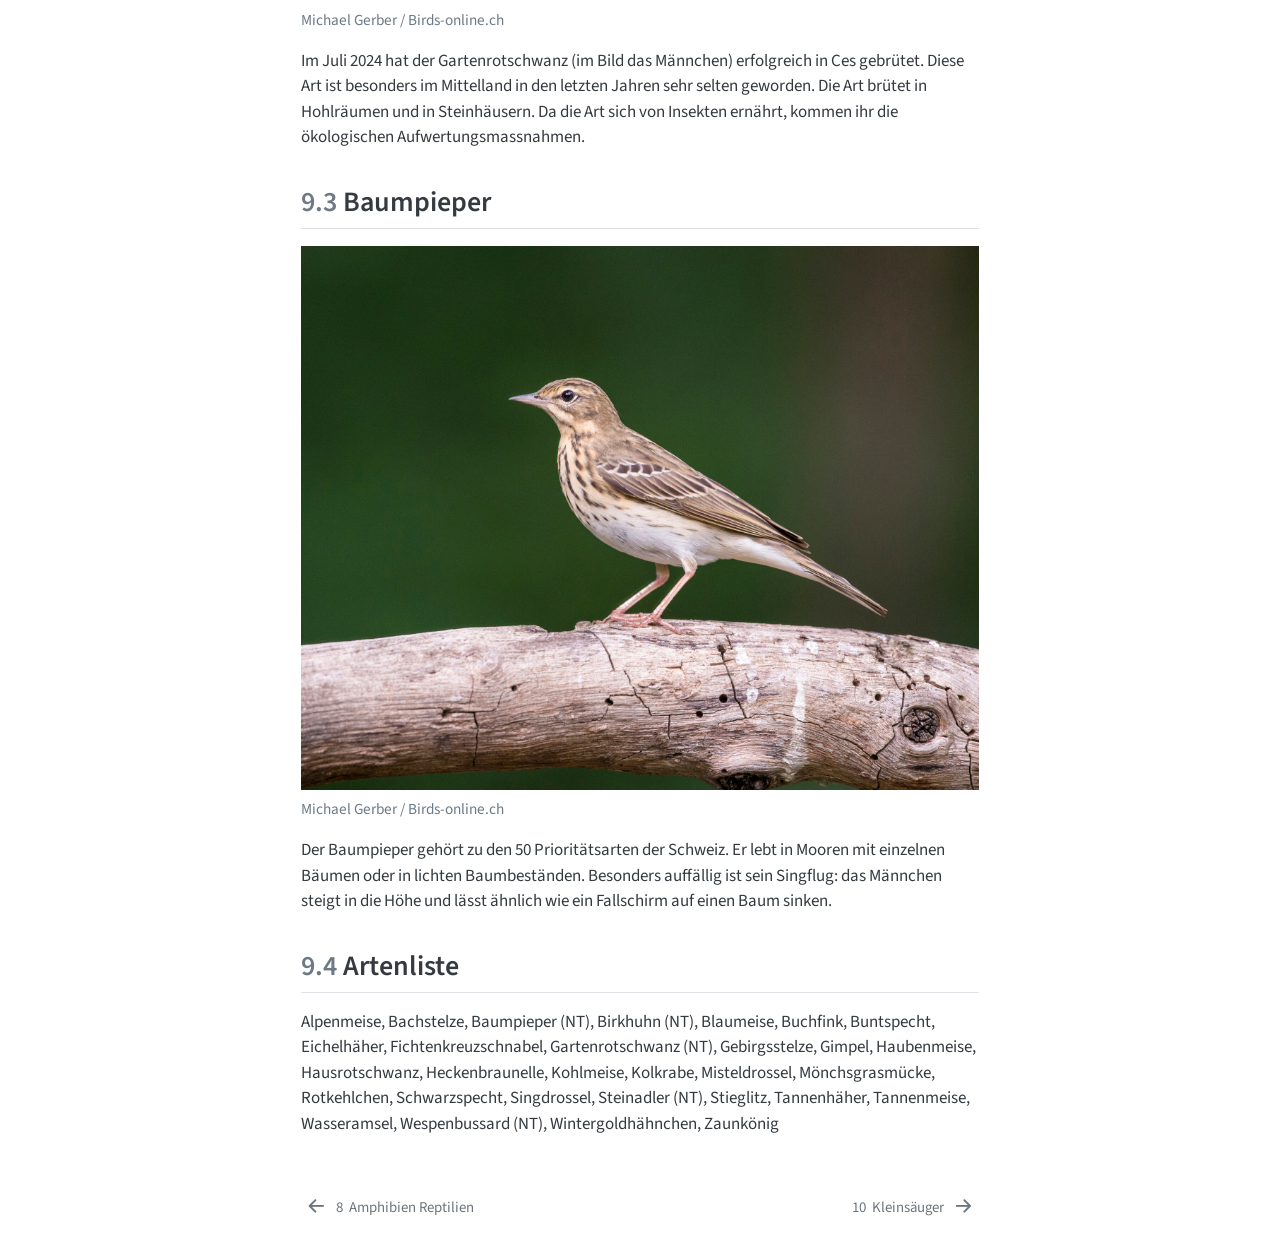
<file: publikumsbericht/Vögel.html>
<!DOCTYPE html>
<html xmlns="http://www.w3.org/1999/xhtml" lang="de" xml:lang="de"><head>

<meta charset="utf-8">
<meta name="generator" content="quarto-1.9.36">

<meta name="viewport" content="width=device-width, initial-scale=1.0, user-scalable=yes">

<meta name="author" content="Hansruedi Schudel">
<meta name="author" content="Rogenmoser Christian">

<title>9&nbsp; Vögel – Jahr der Artenvielfalt Ces 2024</title>
<style>
/* Default styles provided by pandoc.
** See https://pandoc.org/MANUAL.html#variables-for-html for config info.
*/
code{white-space: pre-wrap;}
span.smallcaps{font-variant: small-caps;}
div.columns{display: flex; gap: min(4vw, 1.5em);}
div.column{flex: auto; overflow-x: auto;}
div.hanging-indent{margin-left: 1.5em; text-indent: -1.5em;}
ul.task-list{list-style: none;}
ul.task-list li input[type="checkbox"] {
  width: 0.8em;
  margin: 0 0.8em 0.2em -1em; /* quarto-specific, see https://github.com/quarto-dev/quarto-cli/issues/4556 */ 
  vertical-align: middle;
}
</style>


<script src="../site_libs/quarto-nav/quarto-nav.js"></script>
<script src="../site_libs/quarto-nav/headroom.min.js"></script>
<script src="../site_libs/clipboard/clipboard.min.js"></script>
<script src="../site_libs/quarto-search/autocomplete.umd.js"></script>
<script src="../site_libs/quarto-search/fuse.min.js"></script>
<script src="../site_libs/quarto-search/quarto-search.js"></script>
<meta name="quarto:offset" content="../">
<link href="../publikumsbericht/Kleinsaeuger.html" rel="next">
<link href="../publikumsbericht/Amphibien_Reptilien.html" rel="prev">
<script src="../site_libs/quarto-html/quarto.js" type="module"></script>
<script src="../site_libs/quarto-html/tabsets/tabsets.js" type="module"></script>
<script src="../site_libs/quarto-html/popper.min.js"></script>
<script src="../site_libs/quarto-html/tippy.umd.min.js"></script>
<script src="../site_libs/quarto-html/anchor.min.js"></script>
<link href="../site_libs/quarto-html/tippy.css" rel="stylesheet">
<link href="../site_libs/quarto-html/quarto-syntax-highlighting-845c23b38eaddc0f92fda52bfe77a8c8.css" rel="stylesheet" id="quarto-text-highlighting-styles">
<script src="../site_libs/bootstrap/bootstrap.min.js"></script>
<link href="../site_libs/bootstrap/bootstrap-icons.css" rel="stylesheet">
<link href="../site_libs/bootstrap/bootstrap-8aa4e2a097a30a61f637777cefac19a3.min.css" rel="stylesheet" append-hash="true" id="quarto-bootstrap" data-mode="light">
<script id="quarto-search-options" type="application/json">{
  "location": "sidebar",
  "copy-button": false,
  "collapse-after": 3,
  "panel-placement": "start",
  "type": "textbox",
  "limit": 50,
  "keyboard-shortcut": [
    "f",
    "/",
    "s"
  ],
  "show-item-context": false,
  "language": {
    "search-no-results-text": "Keine Treffer",
    "search-matching-documents-text": "Treffer",
    "search-copy-link-title": "Link in die Suche kopieren",
    "search-hide-matches-text": "Zusätzliche Treffer verbergen",
    "search-more-match-text": "weitere Treffer in diesem Dokument",
    "search-more-matches-text": "weitere Treffer in diesem Dokument",
    "search-clear-button-title": "Zurücksetzen",
    "search-text-placeholder": "",
    "search-detached-cancel-button-title": "Abbrechen",
    "search-submit-button-title": "Abschicken",
    "search-label": "Suchen"
  }
}</script>


<link rel="stylesheet" href="../style.css">
</head>

<body class="nav-sidebar floating quarto-light">

<div id="quarto-search-results"></div>
  <header id="quarto-header" class="headroom fixed-top">
  <nav class="quarto-secondary-nav">
    <div class="container-fluid d-flex">
      <button type="button" class="quarto-btn-toggle btn" data-bs-toggle="collapse" role="button" data-bs-target=".quarto-sidebar-collapse-item" aria-controls="quarto-sidebar" aria-expanded="false" aria-label="Seitenleiste umschalten" onclick="if (window.quartoToggleHeadroom) { window.quartoToggleHeadroom(); }">
        <i class="bi bi-layout-text-sidebar-reverse"></i>
      </button>
        <nav class="quarto-page-breadcrumbs" aria-label="breadcrumb"><ol class="breadcrumb"><li class="breadcrumb-item"><a href="../publikumsbericht/Vögel.html"><span class="chapter-number">9</span>&nbsp; <span class="chapter-title">Vögel</span></a></li></ol></nav>
        <a class="flex-grow-1" role="navigation" data-bs-toggle="collapse" data-bs-target=".quarto-sidebar-collapse-item" aria-controls="quarto-sidebar" aria-expanded="false" aria-label="Seitenleiste umschalten" onclick="if (window.quartoToggleHeadroom) { window.quartoToggleHeadroom(); }">      
        </a>
      <button type="button" class="btn quarto-search-button" aria-label="Suchen" onclick="window.quartoOpenSearch();">
        <i class="bi bi-search"></i>
      </button>
    </div>
  </nav>
</header>
<!-- content -->
<div id="quarto-content" class="quarto-container page-columns page-rows-contents page-layout-article">
<!-- sidebar -->
  <nav id="quarto-sidebar" class="sidebar collapse collapse-horizontal quarto-sidebar-collapse-item sidebar-navigation floating overflow-auto">
    <div class="pt-lg-2 mt-2 text-left sidebar-header">
    <div class="sidebar-title mb-0 py-0">
      <a href="../">Jahr der Artenvielfalt Ces 2024</a> 
        <div class="sidebar-tools-main">
  <a href="" class="quarto-reader-toggle quarto-navigation-tool px-1" onclick="window.quartoToggleReader(); return false;" title="Lesemodus umschalten">
  <div class="quarto-reader-toggle-btn">
  <i class="bi"></i>
  </div>
</a>
</div>
    </div>
      </div>
        <div class="mt-2 flex-shrink-0 align-items-center">
        <div class="sidebar-search">
        <div id="quarto-search" class="" title="Suchen"></div>
        </div>
        </div>
    <div class="sidebar-menu-container"> 
    <ul class="list-unstyled mt-1">
        <li class="sidebar-item">
  <div class="sidebar-item-container"> 
  <a href="../index.html" class="sidebar-item-text sidebar-link">
 <span class="menu-text">Einleitung</span></a>
  </div>
</li>
        <li class="sidebar-item">
  <div class="sidebar-item-container"> 
  <a href="../publikumsbericht/Flechten.html" class="sidebar-item-text sidebar-link">
 <span class="menu-text"><span class="chapter-number">1</span>&nbsp; <span class="chapter-title">Flechten</span></span></a>
  </div>
</li>
        <li class="sidebar-item">
  <div class="sidebar-item-container"> 
  <a href="../publikumsbericht/Moose.html" class="sidebar-item-text sidebar-link">
 <span class="menu-text"><span class="chapter-number">2</span>&nbsp; <span class="chapter-title">Moose</span></span></a>
  </div>
</li>
        <li class="sidebar-item">
  <div class="sidebar-item-container"> 
  <a href="../publikumsbericht/Gefässpflanzen.html" class="sidebar-item-text sidebar-link">
 <span class="menu-text"><span class="chapter-number">3</span>&nbsp; <span class="chapter-title">Gefässpflanzen</span></span></a>
  </div>
</li>
        <li class="sidebar-item">
  <div class="sidebar-item-container"> 
  <a href="../publikumsbericht/Mollusken.html" class="sidebar-item-text sidebar-link">
 <span class="menu-text"><span class="chapter-number">4</span>&nbsp; <span class="chapter-title">Mollusken</span></span></a>
  </div>
</li>
        <li class="sidebar-item">
  <div class="sidebar-item-container"> 
  <a href="../publikumsbericht/Sirfidi_neurotteridi_mecotteri.html" class="sidebar-item-text sidebar-link">
 <span class="menu-text"><span class="chapter-number">5</span>&nbsp; <span class="chapter-title">Sirfidi neurotteridi mecotteri</span></span></a>
  </div>
</li>
        <li class="sidebar-item">
  <div class="sidebar-item-container"> 
  <a href="../publikumsbericht/Heuschrecken_Libellen_Tagfalter.html" class="sidebar-item-text sidebar-link">
 <span class="menu-text"><span class="chapter-number">6</span>&nbsp; <span class="chapter-title">Heuschrecken Libellen Tagfalter</span></span></a>
  </div>
</li>
        <li class="sidebar-item">
  <div class="sidebar-item-container"> 
  <a href="../publikumsbericht/Wildbienen.html" class="sidebar-item-text sidebar-link">
 <span class="menu-text"><span class="chapter-number">7</span>&nbsp; <span class="chapter-title">Wildbienen</span></span></a>
  </div>
</li>
        <li class="sidebar-item">
  <div class="sidebar-item-container"> 
  <a href="../publikumsbericht/Amphibien_Reptilien.html" class="sidebar-item-text sidebar-link">
 <span class="menu-text"><span class="chapter-number">8</span>&nbsp; <span class="chapter-title">Amphibien Reptilien</span></span></a>
  </div>
</li>
        <li class="sidebar-item">
  <div class="sidebar-item-container"> 
  <a href="../publikumsbericht/Vögel.html" class="sidebar-item-text sidebar-link active">
 <span class="menu-text"><span class="chapter-number">9</span>&nbsp; <span class="chapter-title">Vögel</span></span></a>
  </div>
</li>
        <li class="sidebar-item">
  <div class="sidebar-item-container"> 
  <a href="../publikumsbericht/Kleinsaeuger.html" class="sidebar-item-text sidebar-link">
 <span class="menu-text"><span class="chapter-number">10</span>&nbsp; <span class="chapter-title">Kleinsäuger</span></span></a>
  </div>
</li>
        <li class="sidebar-item">
  <div class="sidebar-item-container"> 
  <a href="../publikumsbericht/Fledermäuse.html" class="sidebar-item-text sidebar-link">
 <span class="menu-text"><span class="chapter-number">11</span>&nbsp; <span class="chapter-title">Fledermäuse</span></span></a>
  </div>
</li>
        <li class="sidebar-item">
  <div class="sidebar-item-container"> 
  <a href="../publikumsbericht/Waldentwicklung.html" class="sidebar-item-text sidebar-link">
 <span class="menu-text"><span class="chapter-number">12</span>&nbsp; <span class="chapter-title">Lebensräume und Waldentwicklung</span></span></a>
  </div>
</li>
        <li class="sidebar-item">
  <div class="sidebar-item-container"> 
  <a href="../publikumsbericht/impressum.html" class="sidebar-item-text sidebar-link">
 <span class="menu-text"><span class="chapter-number">13</span>&nbsp; <span class="chapter-title">Impressum</span></span></a>
  </div>
</li>
    </ul>
    </div>
</nav>
<div id="quarto-sidebar-glass" class="quarto-sidebar-collapse-item" data-bs-toggle="collapse" data-bs-target=".quarto-sidebar-collapse-item"></div>
<!-- margin-sidebar -->
    <div id="quarto-margin-sidebar" class="sidebar margin-sidebar">
        <nav id="TOC" role="doc-toc" class="toc-active">
    <h2 id="toc-title">Inhaltsverzeichnis</h2>
   
  <ul>
  <li><a href="#einleitung-vögel" id="toc-einleitung-vögel" class="nav-link active" data-scroll-target="#einleitung-vögel"><span class="header-section-number">9.1</span> Einleitung Vögel</a></li>
  <li><a href="#gartenrotschwanz" id="toc-gartenrotschwanz" class="nav-link" data-scroll-target="#gartenrotschwanz"><span class="header-section-number">9.2</span> Gartenrotschwanz</a></li>
  <li><a href="#baumpieper" id="toc-baumpieper" class="nav-link" data-scroll-target="#baumpieper"><span class="header-section-number">9.3</span> Baumpieper</a></li>
  <li><a href="#artenliste" id="toc-artenliste" class="nav-link" data-scroll-target="#artenliste"><span class="header-section-number">9.4</span> Artenliste</a></li>
  </ul>
</nav>
    </div>
<!-- main -->
<main class="content" id="quarto-document-content">

<header id="title-block-header" class="quarto-title-block default">
<div class="quarto-title">
<h1 class="title"><span class="chapter-number">9</span>&nbsp; <span class="chapter-title">Vögel</span></h1>
</div>


<div class="quarto-title-meta-author">
  <div class="quarto-title-meta-heading">Autor:innen</div>
  <div class="quarto-title-meta-heading">Zugehörigkeit</div>
  
    <div class="quarto-title-meta-contents">
    <p class="author">Hansruedi Schudel <a href="mailto:h.schudel@naturschutzbuero.ch" class="quarto-title-author-email"><i class="bi bi-envelope"></i></a> </p>
  </div>
  <div class="quarto-title-meta-contents">
        <p class="affiliation">
            Naturschutz und Artenförderung GmbH, Hallwylstrasse 29, 8004 Zürich
          </p>
      </div>
    <div class="quarto-title-meta-contents">
    <p class="author">Rogenmoser Christian </p>
  </div>
  <div class="quarto-title-meta-contents">
      </div>
  </div>

<div class="quarto-title-meta">

      
  
    
  </div>
  


</header>


<section id="einleitung-vögel" class="level2" data-number="9.1">
<h2 data-number="9.1" class="anchored" data-anchor-id="einleitung-vögel"><span class="header-section-number">9.1</span> Einleitung Vögel</h2>
<p>Besonderes Augenmerk wurde auf jene Vogelarten gelegt, die in der Schweiz selten sind (NT, VU usw.) sowie auf jene, die am ehesten von den Wald-Auflichtungen bzw. den ökologischen Aufwertungen profitieren dürften. Es handelt sich um folgende Zielarten:</p>
<ul>
<li><p>Baumpieper (NT)</p></li>
<li><p>Kuckuck (NT)</p></li>
<li><p>Wespenbussard (NT)</p></li>
<li><p>Gartenrotschwanz (NT)</p></li>
<li><p>Haselhuhn (NT)</p></li>
</ul>
<p>Das Birkhuhn (ebenfalls eine NT-Art) brütet erfahrungsgemäss nicht im näheren Umfeld von Ces, sondern im Bereich der höher liegenden Alpe Sponda; es wurde daher nicht in die Liste der Zielarten aufgenommen.</p>
<p>Erfreulich war der Fund von mindestens 3 singenden Baumpiepern. Ebenfalls bemerkenswert ist die Brut des Gartenrotschwanzes am Rand des Maiensässes – nicht bekannt ist ob bzw. wie viele Jungvögel im 2024 ausgeflogen sind. Vom Kuckuck konnten 1-2 Sänger festgestellt werden. Eine weitere seltene Art – der Wespenbussard hat vermutlich auch im Projektperimeters oder in unmittelbarer Nähe gebrütet; es ist zu erwarten, dass die Art ebenfalls von den im Rahmen des LSA-Projektes umgesetzten Massnahmen profitieren wird.</p>
<p>Besonders die grossflächigen Wald-Auflichtungen dürften sich positiv auf die Bestände der Zielarten auswirken. Weil dadurch mehr Licht auf den Boden kommt, kann sich im Projektperimeter eine blüten- und artenreichere Vegetation entwickeln. Das Sammeln von autochtonem Saatgut und die anschliessende Ansaat in den aufgelichteten Zonen sowie die gezielte Bekämpfung von jungen Gehölzen muss im Rahmen eines Folgeprojektes noch intensiviert werden.</p>
</section>
<section id="gartenrotschwanz" class="level2" data-number="9.2">
<h2 data-number="9.2" class="anchored" data-anchor-id="gartenrotschwanz"><span class="header-section-number">9.2</span> Gartenrotschwanz</h2>
<div class="quarto-figure quarto-figure-center">
<figure class="figure">
<p><img src="../images/Michael-Gerber_Birds-online.ch-Gartenrotschwanz.jpg" class="img-fluid figure-img"></p>
<figcaption>Michael Gerber / Birds-online.ch</figcaption>
</figure>
</div>
<p>Im Juli 2024 hat der Gartenrotschwanz (im Bild das Männchen) erfolgreich in Ces gebrütet. Diese Art ist besonders im Mittelland in den letzten Jahren sehr selten geworden. Die Art brütet in Hohlräumen und in Steinhäusern. Da die Art sich von Insekten ernährt, kommen ihr die ökologischen Aufwertungsmassnahmen.</p>
</section>
<section id="baumpieper" class="level2" data-number="9.3">
<h2 data-number="9.3" class="anchored" data-anchor-id="baumpieper"><span class="header-section-number">9.3</span> Baumpieper</h2>
<div class="quarto-figure quarto-figure-center">
<figure class="figure">
<p><img src="../images/Michael_Gerber-Birds-online.ch-Baumpieper.jpg" class="img-fluid figure-img"></p>
<figcaption>Michael Gerber / Birds-online.ch</figcaption>
</figure>
</div>
<p>Der Baumpieper gehört zu den 50 Prioritätsarten der Schweiz. Er lebt in Mooren mit einzelnen Bäumen oder in lichten Baumbeständen. Besonders auffällig ist sein Singflug: das Männchen steigt in die Höhe und lässt ähnlich wie ein Fallschirm auf einen Baum sinken.</p>
</section>
<section id="artenliste" class="level2" data-number="9.4">
<h2 data-number="9.4" class="anchored" data-anchor-id="artenliste"><span class="header-section-number">9.4</span> Artenliste</h2>
<p>Alpenmeise, Bachstelze, Baumpieper (NT), Birkhuhn (NT), Blaumeise, Buchfink, Buntspecht, Eichelhäher, Fichtenkreuzschnabel, Gartenrotschwanz (NT), Gebirgsstelze, Gimpel, Haubenmeise, Hausrotschwanz, Heckenbraunelle, Kohlmeise, Kolkrabe, Misteldrossel, Mönchsgrasmücke, Rotkehlchen, Schwarzspecht, Singdrossel, Steinadler (NT), Stieglitz, Tannenhäher, Tannenmeise, Wasseramsel, Wespenbussard (NT), Wintergoldhähnchen, Zaunkönig</p>


</section>

</main> <!-- /main -->
<script id="quarto-html-after-body" type="application/javascript">
  window.document.addEventListener("DOMContentLoaded", function (event) {
    const icon = "";
    const anchorJS = new window.AnchorJS();
    anchorJS.options = {
      placement: 'right',
      icon: icon
    };
    anchorJS.add('.anchored');
    const isCodeAnnotation = (el) => {
      for (const clz of el.classList) {
        if (clz.startsWith('code-annotation-')) {                     
          return true;
        }
      }
      return false;
    }
    const onCopySuccess = function(e) {
      // button target
      const button = e.trigger;
      // don't keep focus
      button.blur();
      // flash "checked"
      button.classList.add('code-copy-button-checked');
      var currentTitle = button.getAttribute("title");
      button.setAttribute("title", "Kopiert");
      let tooltip;
      if (window.bootstrap) {
        button.setAttribute("data-bs-toggle", "tooltip");
        button.setAttribute("data-bs-placement", "left");
        button.setAttribute("data-bs-title", "Kopiert");
        tooltip = new bootstrap.Tooltip(button, 
          { trigger: "manual", 
            customClass: "code-copy-button-tooltip",
            offset: [0, -8]});
        tooltip.show();    
      }
      setTimeout(function() {
        if (tooltip) {
          tooltip.hide();
          button.removeAttribute("data-bs-title");
          button.removeAttribute("data-bs-toggle");
          button.removeAttribute("data-bs-placement");
        }
        button.setAttribute("title", currentTitle);
        button.classList.remove('code-copy-button-checked');
      }, 1000);
      // clear code selection
      e.clearSelection();
    }
    const getTextToCopy = function(trigger) {
      const outerScaffold = trigger.parentElement.cloneNode(true);
      const codeEl = outerScaffold.querySelector('code');
      for (const childEl of codeEl.children) {
        if (isCodeAnnotation(childEl)) {
          childEl.remove();
        }
      }
      return codeEl.innerText;
    }
    const clipboard = new window.ClipboardJS('.code-copy-button:not([data-in-quarto-modal])', {
      text: getTextToCopy
    });
    clipboard.on('success', onCopySuccess);
    if (window.document.getElementById('quarto-embedded-source-code-modal')) {
      const clipboardModal = new window.ClipboardJS('.code-copy-button[data-in-quarto-modal]', {
        text: getTextToCopy,
        container: window.document.getElementById('quarto-embedded-source-code-modal')
      });
      clipboardModal.on('success', onCopySuccess);
    }
      var localhostRegex = new RegExp(/^(?:http|https):\/\/localhost\:?[0-9]*\//);
      var mailtoRegex = new RegExp(/^mailto:/);
        var filterRegex = new RegExp('/' + window.location.host + '/');
      var isInternal = (href) => {
          return filterRegex.test(href) || localhostRegex.test(href) || mailtoRegex.test(href);
      }
      // Inspect non-navigation links and adorn them if external
     var links = window.document.querySelectorAll('a[href]:not(.nav-link):not(.navbar-brand):not(.toc-action):not(.sidebar-link):not(.sidebar-item-toggle):not(.pagination-link):not(.no-external):not([aria-hidden]):not(.dropdown-item):not(.quarto-navigation-tool):not(.about-link)');
      for (var i=0; i<links.length; i++) {
        const link = links[i];
        if (!isInternal(link.href)) {
          // undo the damage that might have been done by quarto-nav.js in the case of
          // links that we want to consider external
          if (link.dataset.originalHref !== undefined) {
            link.href = link.dataset.originalHref;
          }
        }
      }
    function tippyHover(el, contentFn, onTriggerFn, onUntriggerFn) {
      const config = {
        allowHTML: true,
        maxWidth: 500,
        delay: 100,
        arrow: false,
        appendTo: function(el) {
            return el.parentElement;
        },
        interactive: true,
        interactiveBorder: 10,
        theme: 'quarto',
        placement: 'bottom-start',
      };
      if (contentFn) {
        config.content = contentFn;
      }
      if (onTriggerFn) {
        config.onTrigger = onTriggerFn;
      }
      if (onUntriggerFn) {
        config.onUntrigger = onUntriggerFn;
      }
      window.tippy(el, config); 
    }
    const noterefs = window.document.querySelectorAll('a[role="doc-noteref"]');
    for (var i=0; i<noterefs.length; i++) {
      const ref = noterefs[i];
      tippyHover(ref, function() {
        // use id or data attribute instead here
        let href = ref.getAttribute('data-footnote-href') || ref.getAttribute('href');
        try { href = new URL(href).hash; } catch {}
        const id = href.replace(/^#\/?/, "");
        const note = window.document.getElementById(id);
        if (note) {
          return note.innerHTML;
        } else {
          return "";
        }
      });
    }
    const xrefs = window.document.querySelectorAll('a.quarto-xref');
    const processXRef = (id, note) => {
      // Strip column container classes
      const stripColumnClz = (el) => {
        el.classList.remove("page-full", "page-columns");
        if (el.children) {
          for (const child of el.children) {
            stripColumnClz(child);
          }
        }
      }
      stripColumnClz(note)
      if (id === null || id.startsWith('sec-')) {
        // Special case sections, only their first couple elements
        const container = document.createElement("div");
        if (note.children && note.children.length > 2) {
          container.appendChild(note.children[0].cloneNode(true));
          for (let i = 1; i < note.children.length; i++) {
            const child = note.children[i];
            if (child.tagName === "P" && child.innerText === "") {
              continue;
            } else {
              container.appendChild(child.cloneNode(true));
              break;
            }
          }
          if (window.Quarto?.typesetMath) {
            window.Quarto.typesetMath(container);
          }
          return container.innerHTML
        } else {
          if (window.Quarto?.typesetMath) {
            window.Quarto.typesetMath(note);
          }
          return note.innerHTML;
        }
      } else {
        // Remove any anchor links if they are present
        const anchorLink = note.querySelector('a.anchorjs-link');
        if (anchorLink) {
          anchorLink.remove();
        }
        if (window.Quarto?.typesetMath) {
          window.Quarto.typesetMath(note);
        }
        if (note.classList.contains("callout")) {
          return note.outerHTML;
        } else {
          return note.innerHTML;
        }
      }
    }
    for (var i=0; i<xrefs.length; i++) {
      const xref = xrefs[i];
      tippyHover(xref, undefined, function(instance) {
        instance.disable();
        let url = xref.getAttribute('href');
        let hash = undefined; 
        if (url.startsWith('#')) {
          hash = url;
        } else {
          try { hash = new URL(url).hash; } catch {}
        }
        if (hash) {
          const id = hash.replace(/^#\/?/, "");
          const note = window.document.getElementById(id);
          if (note !== null) {
            try {
              const html = processXRef(id, note.cloneNode(true));
              instance.setContent(html);
            } finally {
              instance.enable();
              instance.show();
            }
          } else {
            // See if we can fetch this
            fetch(url.split('#')[0])
            .then(res => res.text())
            .then(html => {
              const parser = new DOMParser();
              const htmlDoc = parser.parseFromString(html, "text/html");
              const note = htmlDoc.getElementById(id);
              if (note !== null) {
                const html = processXRef(id, note);
                instance.setContent(html);
              } 
            }).finally(() => {
              instance.enable();
              instance.show();
            });
          }
        } else {
          // See if we can fetch a full url (with no hash to target)
          // This is a special case and we should probably do some content thinning / targeting
          fetch(url)
          .then(res => res.text())
          .then(html => {
            const parser = new DOMParser();
            const htmlDoc = parser.parseFromString(html, "text/html");
            const note = htmlDoc.querySelector('main.content');
            if (note !== null) {
              // This should only happen for chapter cross references
              // (since there is no id in the URL)
              // remove the first header
              if (note.children.length > 0 && note.children[0].tagName === "HEADER") {
                note.children[0].remove();
              }
              const html = processXRef(null, note);
              instance.setContent(html);
            } 
          }).finally(() => {
            instance.enable();
            instance.show();
          });
        }
      }, function(instance) {
      });
    }
        let selectedAnnoteEl;
        const selectorForAnnotation = ( cell, annotation) => {
          let cellAttr = 'data-code-cell="' + cell + '"';
          let lineAttr = 'data-code-annotation="' +  annotation + '"';
          const selector = 'span[' + cellAttr + '][' + lineAttr + ']';
          return selector;
        }
        const selectCodeLines = (annoteEl) => {
          const doc = window.document;
          const targetCell = annoteEl.getAttribute("data-target-cell");
          const targetAnnotation = annoteEl.getAttribute("data-target-annotation");
          const annoteSpan = window.document.querySelector(selectorForAnnotation(targetCell, targetAnnotation));
          const lines = annoteSpan.getAttribute("data-code-lines").split(",");
          const lineIds = lines.map((line) => {
            return targetCell + "-" + line;
          })
          let top = null;
          let height = null;
          let parent = null;
          if (lineIds.length > 0) {
              //compute the position of the single el (top and bottom and make a div)
              const el = window.document.getElementById(lineIds[0]);
              top = el.offsetTop;
              height = el.offsetHeight;
              parent = el.parentElement.parentElement;
            if (lineIds.length > 1) {
              const lastEl = window.document.getElementById(lineIds[lineIds.length - 1]);
              const bottom = lastEl.offsetTop + lastEl.offsetHeight;
              height = bottom - top;
            }
            if (top !== null && height !== null && parent !== null) {
              // cook up a div (if necessary) and position it 
              let div = window.document.getElementById("code-annotation-line-highlight");
              if (div === null) {
                div = window.document.createElement("div");
                div.setAttribute("id", "code-annotation-line-highlight");
                div.style.position = 'absolute';
                parent.appendChild(div);
              }
              div.style.top = top - 2 + "px";
              div.style.height = height + 4 + "px";
              div.style.left = 0;
              let gutterDiv = window.document.getElementById("code-annotation-line-highlight-gutter");
              if (gutterDiv === null) {
                gutterDiv = window.document.createElement("div");
                gutterDiv.setAttribute("id", "code-annotation-line-highlight-gutter");
                gutterDiv.style.position = 'absolute';
                const codeCell = window.document.getElementById(targetCell);
                const gutter = codeCell.querySelector('.code-annotation-gutter');
                gutter.appendChild(gutterDiv);
              }
              gutterDiv.style.top = top - 2 + "px";
              gutterDiv.style.height = height + 4 + "px";
            }
            selectedAnnoteEl = annoteEl;
          }
        };
        const unselectCodeLines = () => {
          const elementsIds = ["code-annotation-line-highlight", "code-annotation-line-highlight-gutter"];
          elementsIds.forEach((elId) => {
            const div = window.document.getElementById(elId);
            if (div) {
              div.remove();
            }
          });
          selectedAnnoteEl = undefined;
        };
          // Handle positioning of the toggle
      window.addEventListener(
        "resize",
        throttle(() => {
          elRect = undefined;
          if (selectedAnnoteEl) {
            selectCodeLines(selectedAnnoteEl);
          }
        }, 10)
      );
      function throttle(fn, ms) {
      let throttle = false;
      let timer;
        return (...args) => {
          if(!throttle) { // first call gets through
              fn.apply(this, args);
              throttle = true;
          } else { // all the others get throttled
              if(timer) clearTimeout(timer); // cancel #2
              timer = setTimeout(() => {
                fn.apply(this, args);
                timer = throttle = false;
              }, ms);
          }
        };
      }
        // Attach click handler to the DT
        const annoteDls = window.document.querySelectorAll('dt[data-target-cell]');
        for (const annoteDlNode of annoteDls) {
          annoteDlNode.addEventListener('click', (event) => {
            const clickedEl = event.target;
            if (clickedEl !== selectedAnnoteEl) {
              unselectCodeLines();
              const activeEl = window.document.querySelector('dt[data-target-cell].code-annotation-active');
              if (activeEl) {
                activeEl.classList.remove('code-annotation-active');
              }
              selectCodeLines(clickedEl);
              clickedEl.classList.add('code-annotation-active');
            } else {
              // Unselect the line
              unselectCodeLines();
              clickedEl.classList.remove('code-annotation-active');
            }
          });
        }
    const findCites = (el) => {
      const parentEl = el.parentElement;
      if (parentEl) {
        const cites = parentEl.dataset.cites;
        if (cites) {
          return {
            el,
            cites: cites.split(' ')
          };
        } else {
          return findCites(el.parentElement)
        }
      } else {
        return undefined;
      }
    };
    var bibliorefs = window.document.querySelectorAll('a[role="doc-biblioref"]');
    for (var i=0; i<bibliorefs.length; i++) {
      const ref = bibliorefs[i];
      const citeInfo = findCites(ref);
      if (citeInfo) {
        tippyHover(citeInfo.el, function() {
          var popup = window.document.createElement('div');
          citeInfo.cites.forEach(function(cite) {
            var citeDiv = window.document.createElement('div');
            citeDiv.classList.add('hanging-indent');
            citeDiv.classList.add('csl-entry');
            var biblioDiv = window.document.getElementById('ref-' + cite);
            if (biblioDiv) {
              citeDiv.innerHTML = biblioDiv.innerHTML;
            }
            popup.appendChild(citeDiv);
          });
          return popup.innerHTML;
        });
      }
    }
  });
  </script>
<nav class="page-navigation">
  <div class="nav-page nav-page-previous">
      <a href="../publikumsbericht/Amphibien_Reptilien.html" class="pagination-link" aria-label="Amphibien Reptilien">
        <i class="bi bi-arrow-left-short"></i> <span class="nav-page-text"><span class="chapter-number">8</span>&nbsp; <span class="chapter-title">Amphibien Reptilien</span></span>
      </a>          
  </div>
  <div class="nav-page nav-page-next">
      <a href="../publikumsbericht/Kleinsaeuger.html" class="pagination-link" aria-label="Kleinsäuger">
        <span class="nav-page-text"><span class="chapter-number">10</span>&nbsp; <span class="chapter-title">Kleinsäuger</span></span> <i class="bi bi-arrow-right-short"></i>
      </a>
  </div>
</nav>
</div> <!-- /content -->




</body></html>
</file>
<file: site_libs/quarto-html/tippy.css>
.tippy-box[data-animation=fade][data-state=hidden]{opacity:0}[data-tippy-root]{max-width:calc(100vw - 10px)}.tippy-box{position:relative;background-color:#333;color:#fff;border-radius:4px;font-size:14px;line-height:1.4;white-space:normal;outline:0;transition-property:transform,visibility,opacity}.tippy-box[data-placement^=top]>.tippy-arrow{bottom:0}.tippy-box[data-placement^=top]>.tippy-arrow:before{bottom:-7px;left:0;border-width:8px 8px 0;border-top-color:initial;transform-origin:center top}.tippy-box[data-placement^=bottom]>.tippy-arrow{top:0}.tippy-box[data-placement^=bottom]>.tippy-arrow:before{top:-7px;left:0;border-width:0 8px 8px;border-bottom-color:initial;transform-origin:center bottom}.tippy-box[data-placement^=left]>.tippy-arrow{right:0}.tippy-box[data-placement^=left]>.tippy-arrow:before{border-width:8px 0 8px 8px;border-left-color:initial;right:-7px;transform-origin:center left}.tippy-box[data-placement^=right]>.tippy-arrow{left:0}.tippy-box[data-placement^=right]>.tippy-arrow:before{left:-7px;border-width:8px 8px 8px 0;border-right-color:initial;transform-origin:center right}.tippy-box[data-inertia][data-state=visible]{transition-timing-function:cubic-bezier(.54,1.5,.38,1.11)}.tippy-arrow{width:16px;height:16px;color:#333}.tippy-arrow:before{content:"";position:absolute;border-color:transparent;border-style:solid}.tippy-content{position:relative;padding:5px 9px;z-index:1}
</file>
<file: site_libs/quarto-html/quarto-syntax-highlighting-845c23b38eaddc0f92fda52bfe77a8c8.css>
/* quarto syntax highlight colors */
:root {
  --quarto-hl-ot-color: #003B4F;
  --quarto-hl-at-color: #657422;
  --quarto-hl-ss-color: #20794D;
  --quarto-hl-an-color: #5E5E5E;
  --quarto-hl-fu-color: #4758AB;
  --quarto-hl-st-color: #20794D;
  --quarto-hl-cf-color: #003B4F;
  --quarto-hl-op-color: #5E5E5E;
  --quarto-hl-er-color: #AD0000;
  --quarto-hl-bn-color: #AD0000;
  --quarto-hl-al-color: #AD0000;
  --quarto-hl-va-color: #111111;
  --quarto-hl-bu-color: inherit;
  --quarto-hl-ex-color: inherit;
  --quarto-hl-pp-color: #AD0000;
  --quarto-hl-in-color: #5E5E5E;
  --quarto-hl-vs-color: #20794D;
  --quarto-hl-wa-color: #5E5E5E;
  --quarto-hl-do-color: #5E5E5E;
  --quarto-hl-im-color: #00769E;
  --quarto-hl-ch-color: #20794D;
  --quarto-hl-dt-color: #AD0000;
  --quarto-hl-fl-color: #AD0000;
  --quarto-hl-co-color: #5E5E5E;
  --quarto-hl-cv-color: #5E5E5E;
  --quarto-hl-cn-color: #8f5902;
  --quarto-hl-sc-color: #5E5E5E;
  --quarto-hl-dv-color: #AD0000;
  --quarto-hl-kw-color: #003B4F;
}

/* other quarto variables */
:root {
  --quarto-font-monospace: SFMono-Regular, Menlo, Monaco, Consolas, "Liberation Mono", "Courier New", monospace;
}

/* syntax highlight based on Pandoc's rules */
pre > code.sourceCode > span {
  color: #003B4F;
}

code.sourceCode > span {
  color: #003B4F;
}

div.sourceCode,
div.sourceCode pre.sourceCode {
  color: #003B4F;
}

/* Normal */
code span {
  color: #003B4F;
}

/* Alert */
code span.al {
  color: #AD0000;
  font-style: inherit;
}

/* Annotation */
code span.an {
  color: #5E5E5E;
  font-style: inherit;
}

/* Attribute */
code span.at {
  color: #657422;
  font-style: inherit;
}

/* BaseN */
code span.bn {
  color: #AD0000;
  font-style: inherit;
}

/* BuiltIn */
code span.bu {
  font-style: inherit;
}

/* ControlFlow */
code span.cf {
  color: #003B4F;
  font-weight: bold;
  font-style: inherit;
}

/* Char */
code span.ch {
  color: #20794D;
  font-style: inherit;
}

/* Constant */
code span.cn {
  color: #8f5902;
  font-style: inherit;
}

/* Comment */
code span.co {
  color: #5E5E5E;
  font-style: inherit;
}

/* CommentVar */
code span.cv {
  color: #5E5E5E;
  font-style: italic;
}

/* Documentation */
code span.do {
  color: #5E5E5E;
  font-style: italic;
}

/* DataType */
code span.dt {
  color: #AD0000;
  font-style: inherit;
}

/* DecVal */
code span.dv {
  color: #AD0000;
  font-style: inherit;
}

/* Error */
code span.er {
  color: #AD0000;
  font-style: inherit;
}

/* Extension */
code span.ex {
  font-style: inherit;
}

/* Float */
code span.fl {
  color: #AD0000;
  font-style: inherit;
}

/* Function */
code span.fu {
  color: #4758AB;
  font-style: inherit;
}

/* Import */
code span.im {
  color: #00769E;
  font-style: inherit;
}

/* Information */
code span.in {
  color: #5E5E5E;
  font-style: inherit;
}

/* Keyword */
code span.kw {
  color: #003B4F;
  font-weight: bold;
  font-style: inherit;
}

/* Operator */
code span.op {
  color: #5E5E5E;
  font-style: inherit;
}

/* Other */
code span.ot {
  color: #003B4F;
  font-style: inherit;
}

/* Preprocessor */
code span.pp {
  color: #AD0000;
  font-style: inherit;
}

/* SpecialChar */
code span.sc {
  color: #5E5E5E;
  font-style: inherit;
}

/* SpecialString */
code span.ss {
  color: #20794D;
  font-style: inherit;
}

/* String */
code span.st {
  color: #20794D;
  font-style: inherit;
}

/* Variable */
code span.va {
  color: #111111;
  font-style: inherit;
}

/* VerbatimString */
code span.vs {
  color: #20794D;
  font-style: inherit;
}

/* Warning */
code span.wa {
  color: #5E5E5E;
  font-style: italic;
}

.prevent-inlining {
  content: "</";
}

/*# sourceMappingURL=ac89f0bb514bba72461919f78549e31c.css.map */
</file>
<file: style.css>
.info.legend.leaflet-control{
  /*border: 1px solid red;*/
  width: 200px;
}


.info.legend.leaflet-control>div{
  /*border: 1px solid red;*/
  display: flex;
  column-gap: 10px;
}
</file>
